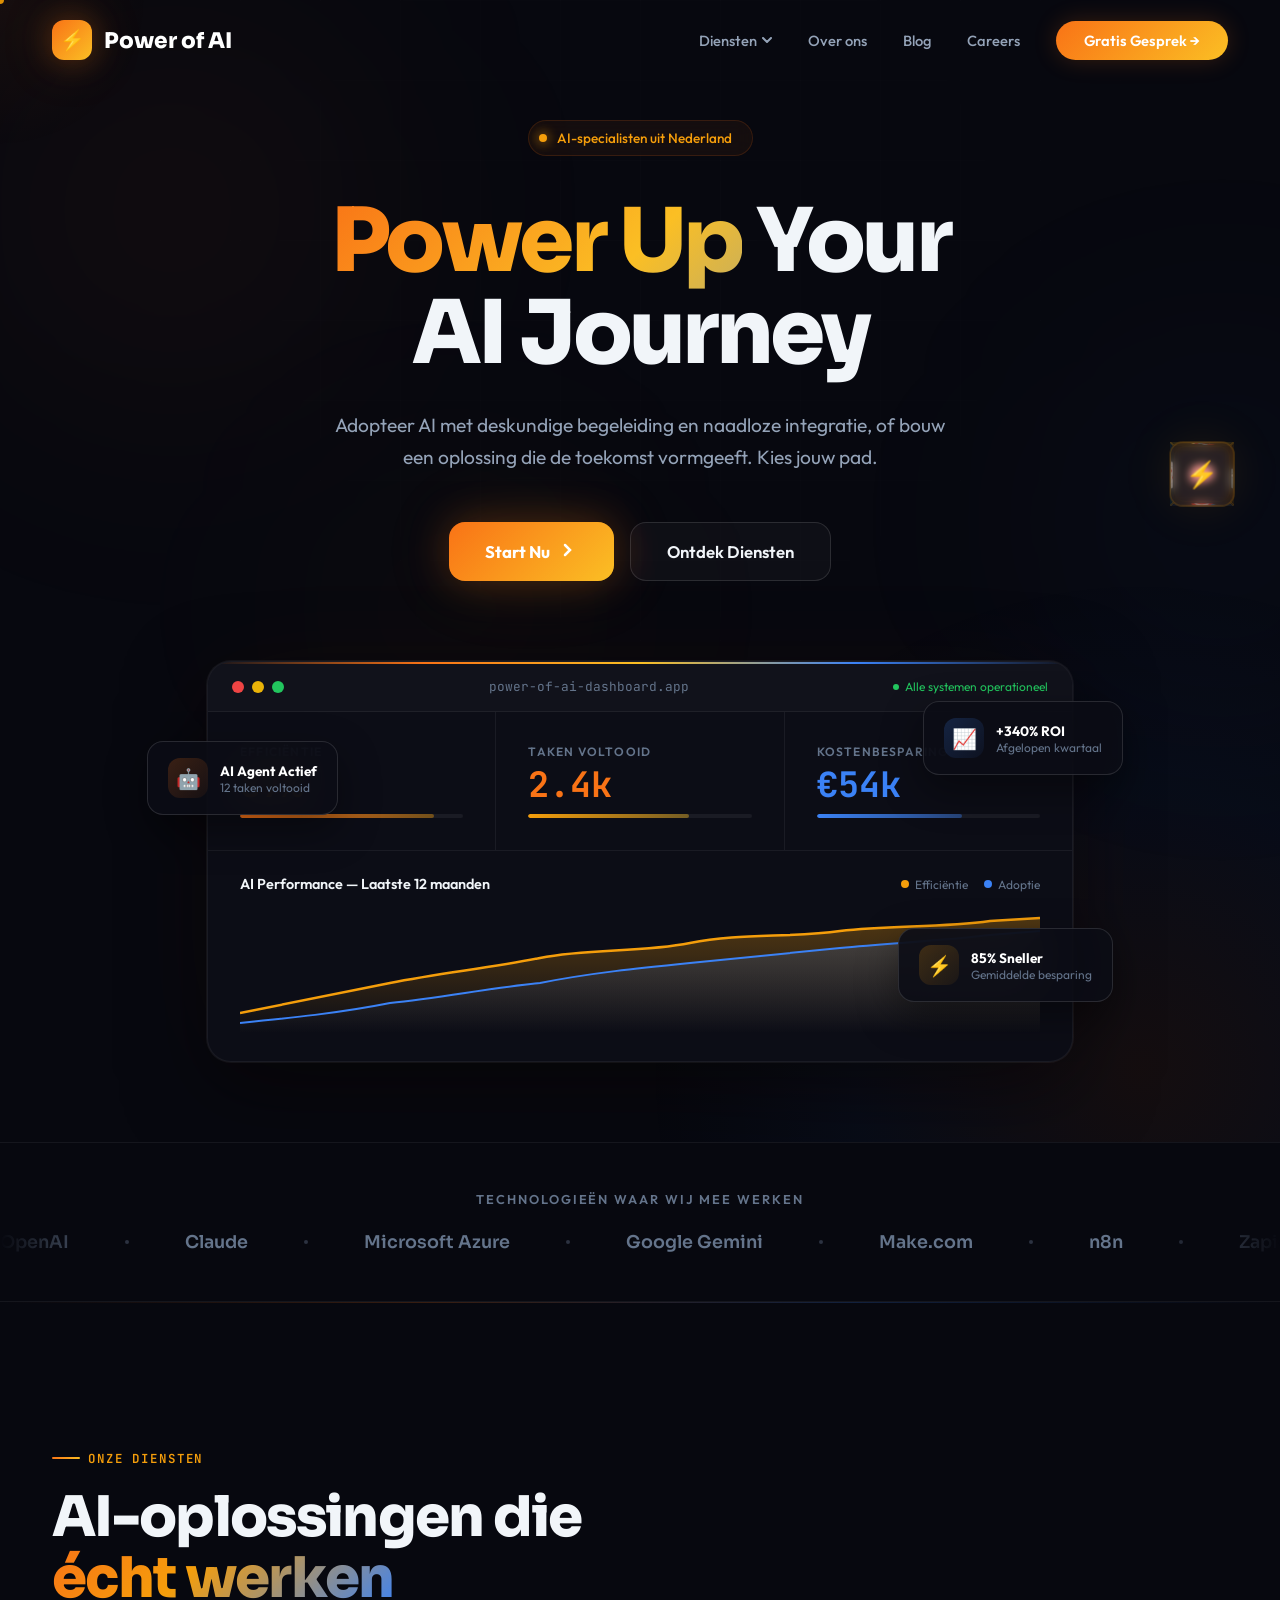
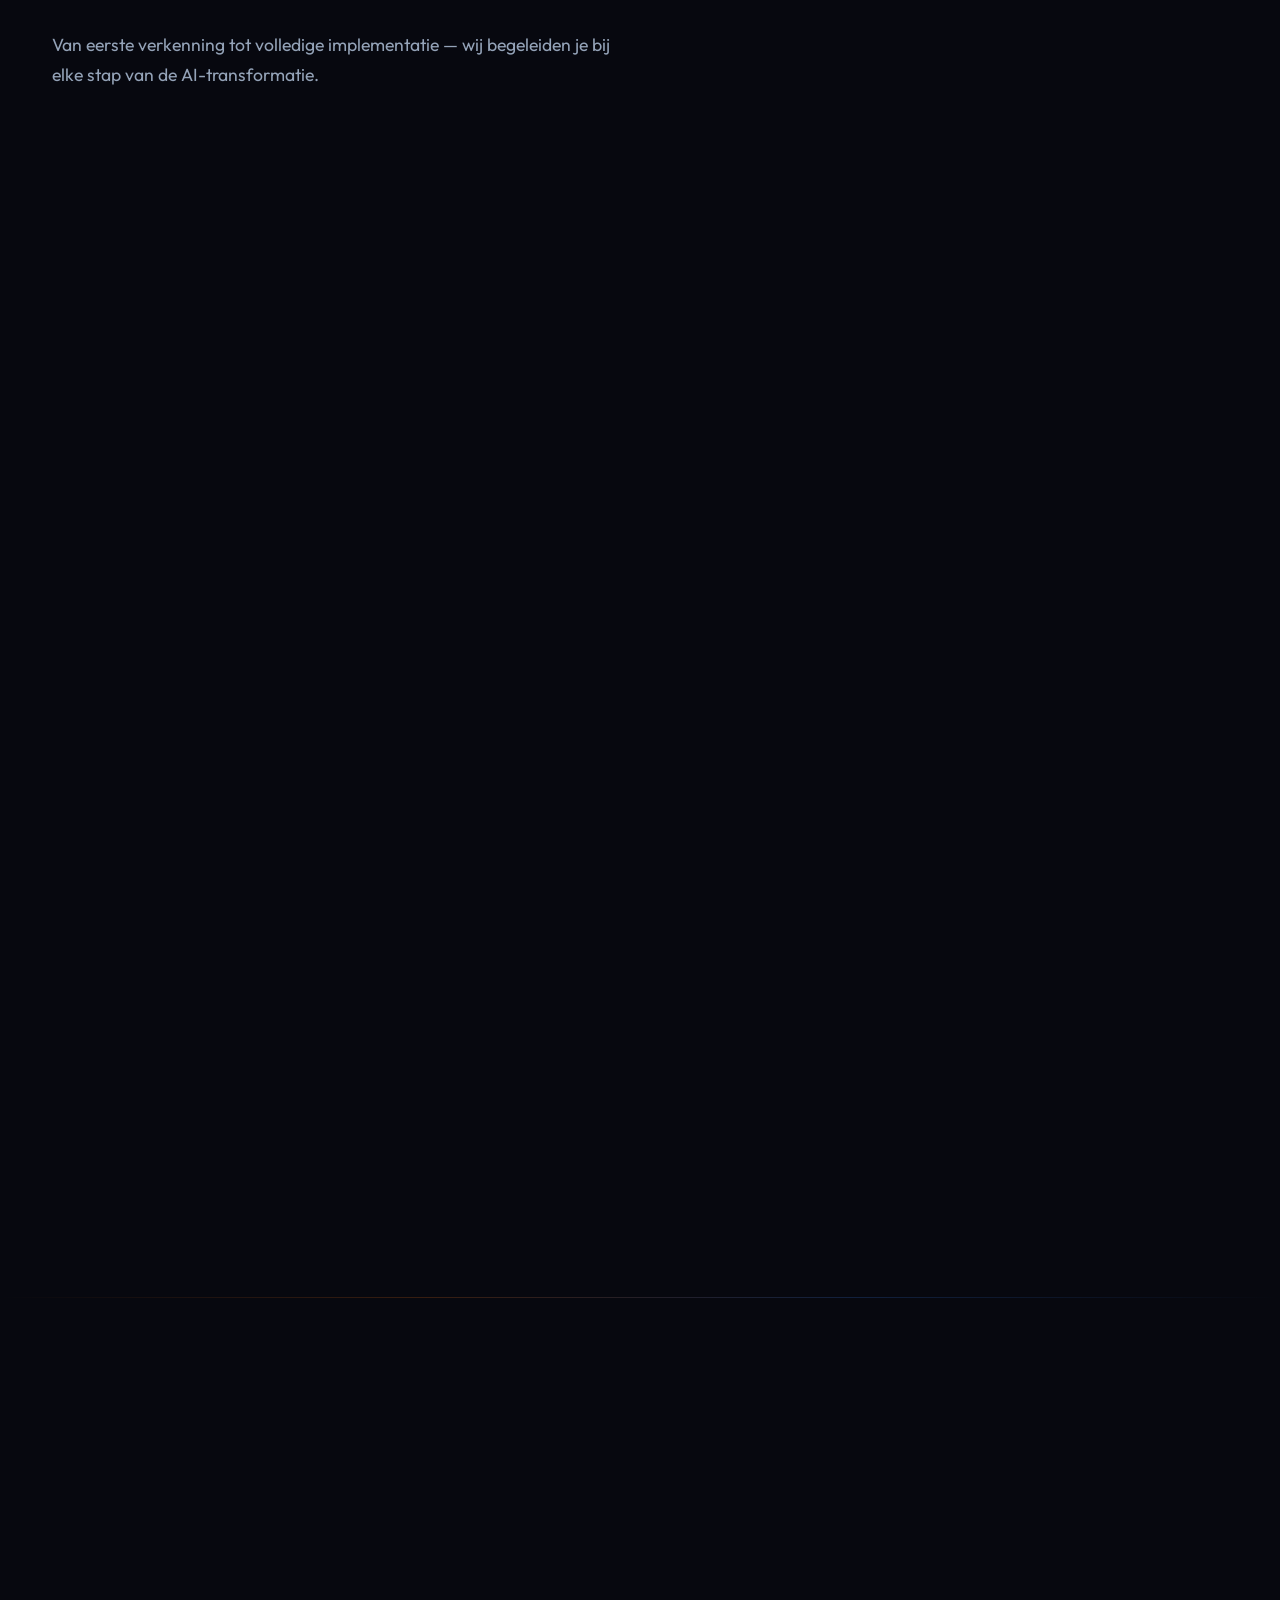
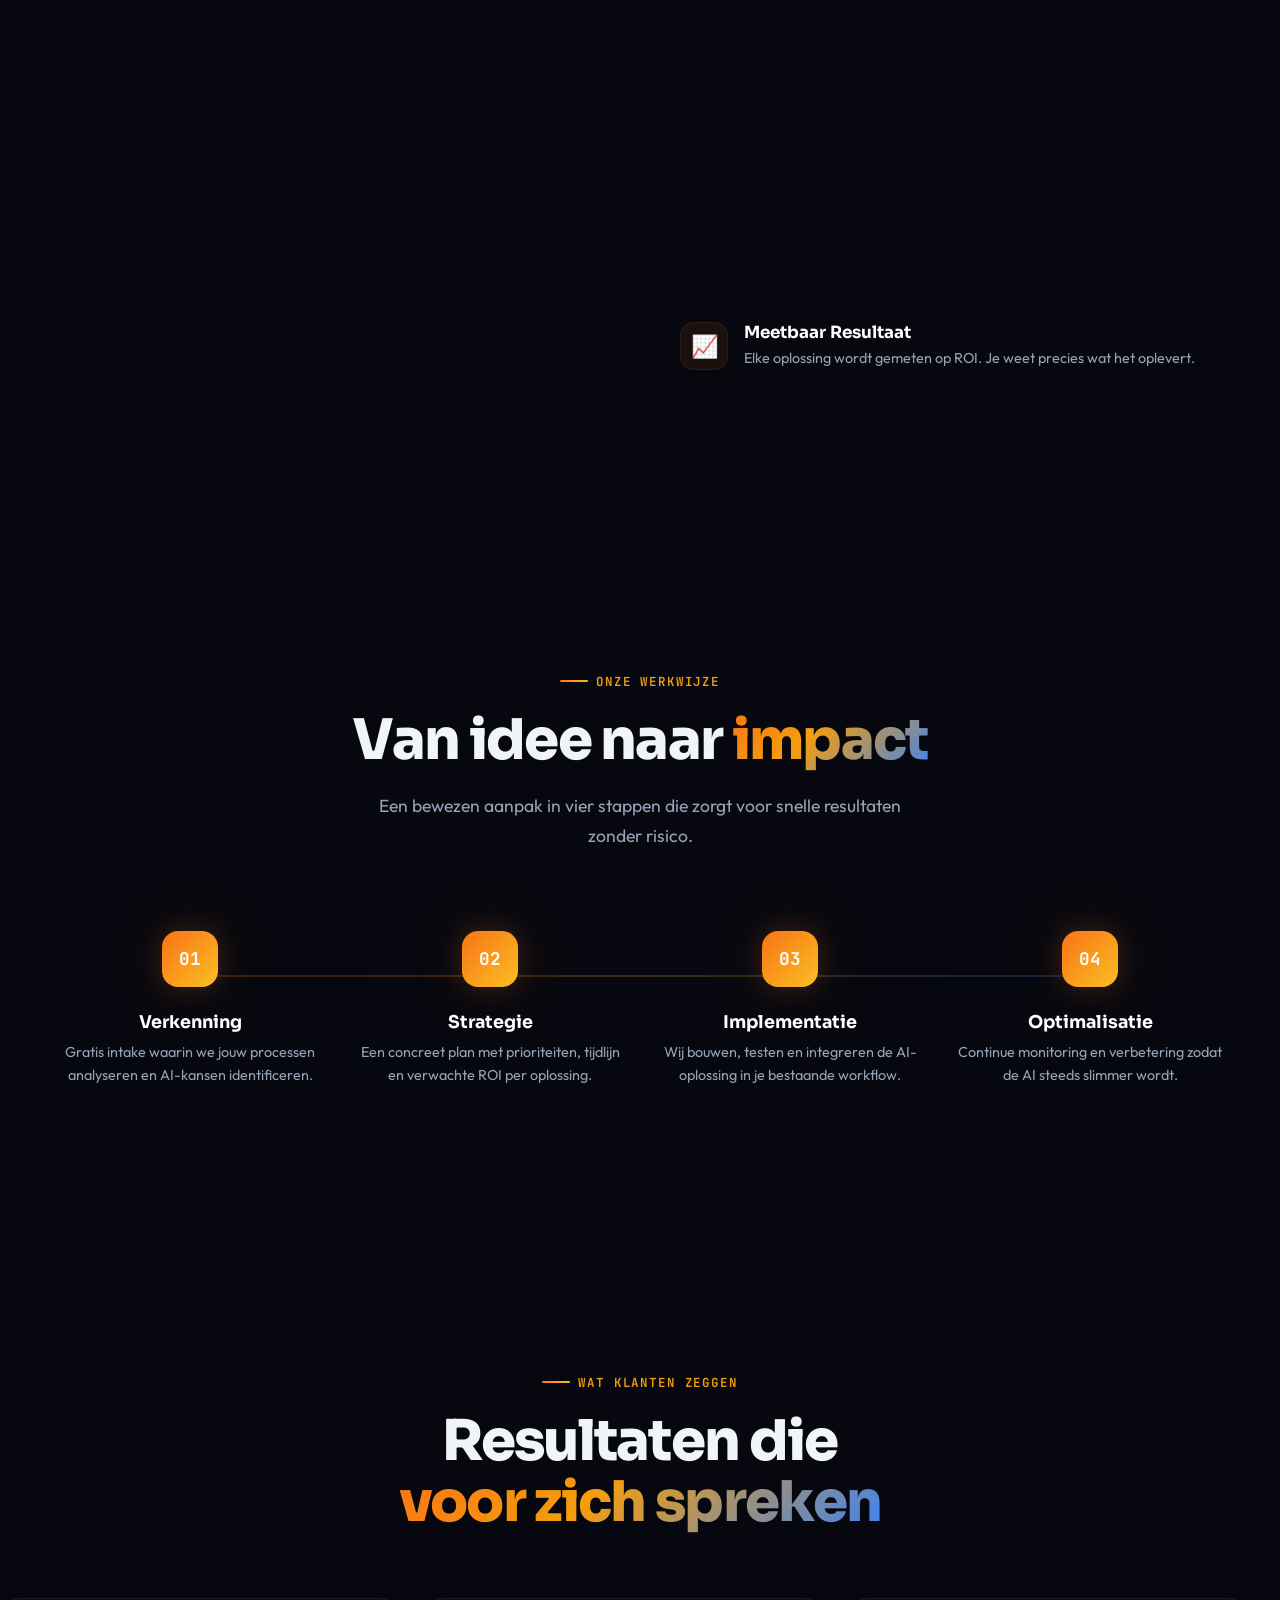
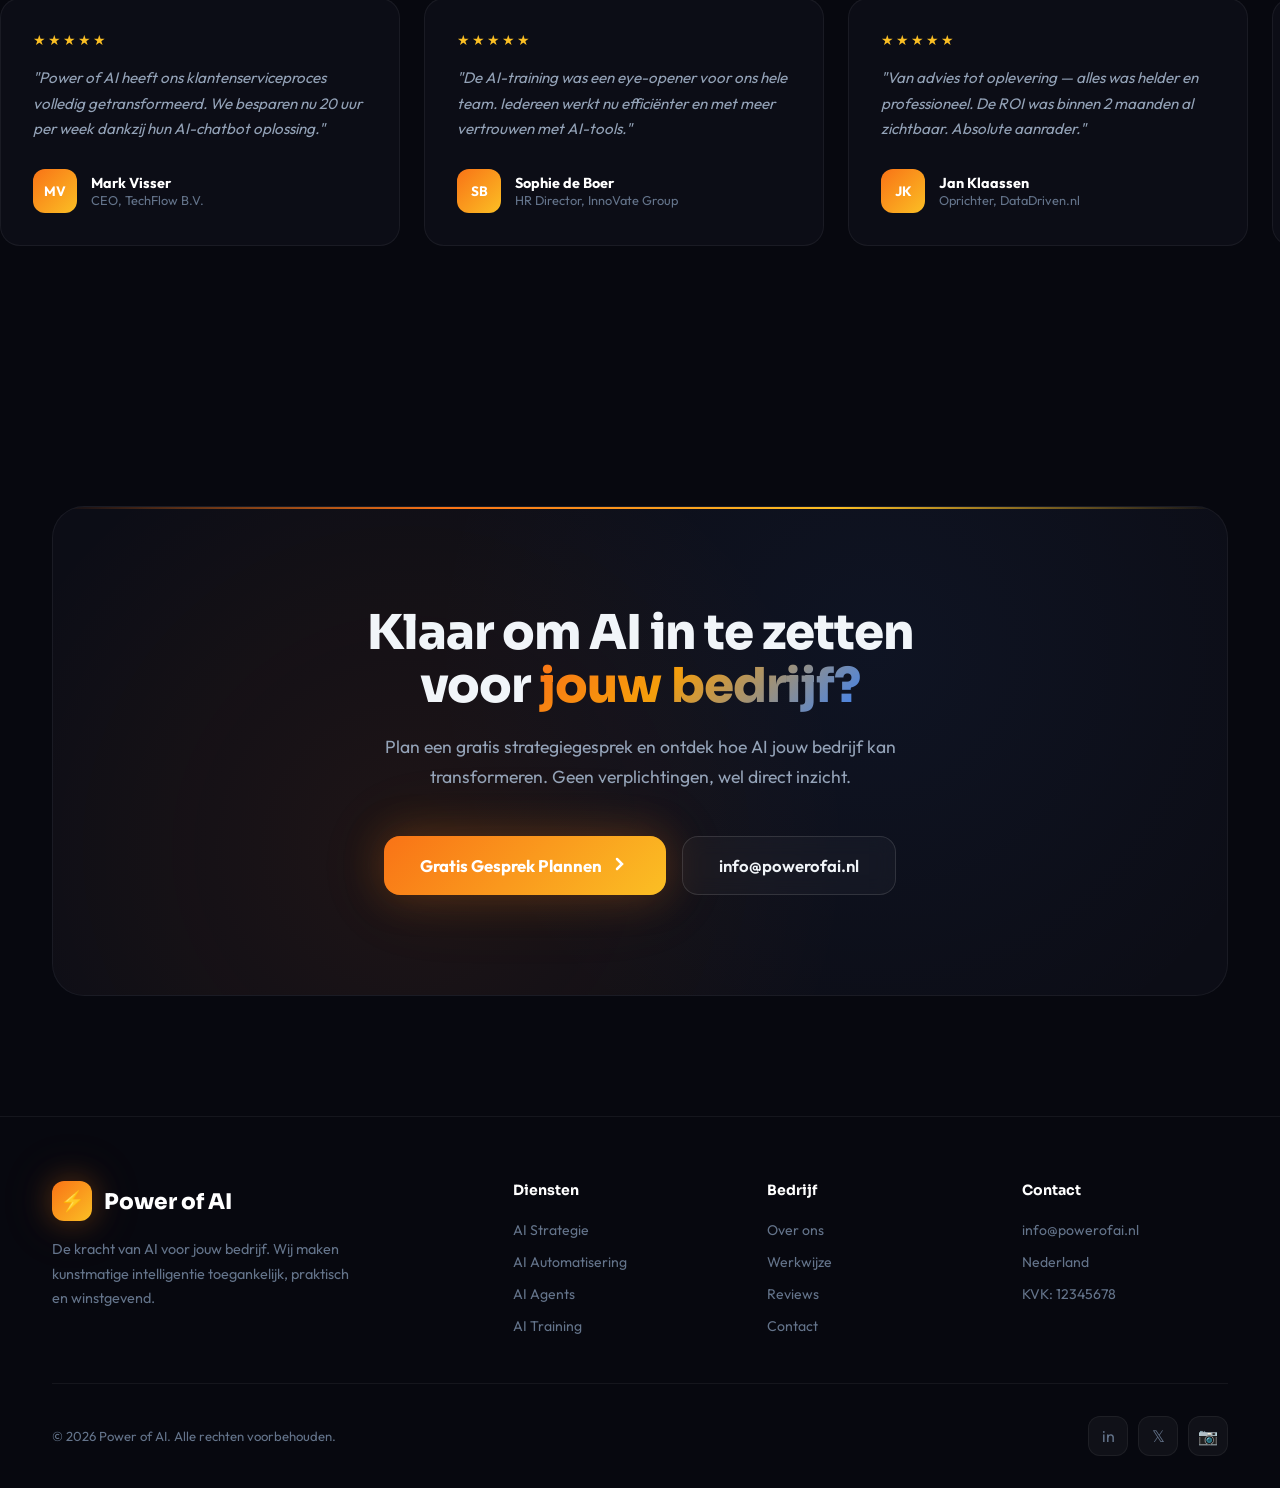
<file: index.html>
<!DOCTYPE html>
<html lang="nl">
<head>
    <meta charset="UTF-8">
    <meta name="viewport" content="width=device-width, initial-scale=1.0">
    <link rel="icon" type="image/svg+xml" href="/favicon.svg">
    <title>Power of AI — De kracht van AI voor jouw bedrijf</title>
    <meta name="description" content="Power of AI helpt Nederlandse bedrijven om AI te implementeren. Van strategie tot automatisering.">
    <link rel="preconnect" href="https://fonts.googleapis.com">
    <link rel="preconnect" href="https://fonts.gstatic.com" crossorigin>
    <link href="https://fonts.googleapis.com/css2?family=Outfit:wght@300;400;500;600;700;800;900&family=Sora:wght@300;400;500;600;700;800&family=JetBrains+Mono:wght@400;500;600;700&display=swap" rel="stylesheet">
    <style>
        :root {
            /* Power of AI — Eigen identiteit: warm amber/orange + electric blue */
            --amber: #F59E0B;
            --amber-bright: #FBBF24;
            --orange: #F97316;
            --orange-deep: #EA580C;
            --blue: #3B82F6;
            --blue-deep: #2563EB;
            --sky: #0EA5E9;
            --bg-dark: #07080F;
            --bg-card: #0C0D16;
            --bg-elevated: #12131F;
            --text-primary: #F1F5F9;
            --text-secondary: #94A3B8;
            --text-muted: #64748B;
            --border: rgba(255,255,255,0.06);
            --border-hover: rgba(255,255,255,0.12);
            --glow-amber: rgba(245,158,11,0.15);
            --glow-blue: rgba(59,130,246,0.15);
            --gradient-main: linear-gradient(135deg, var(--orange), var(--amber-bright));
            --gradient-accent: linear-gradient(135deg, var(--blue), var(--sky));
            --gradient-mix: linear-gradient(135deg, var(--orange) 0%, var(--amber) 40%, var(--blue) 100%);
        }

        * { margin: 0; padding: 0; box-sizing: border-box; }
        html { scroll-behavior: smooth; }

        body {
            font-family: 'Outfit', sans-serif;
            background: var(--bg-dark);
            color: var(--text-primary);
            overflow-x: hidden;
            -webkit-font-smoothing: antialiased;
        }

        ::selection { background: rgba(245,158,11,0.3); color: white; }
        ::-webkit-scrollbar { width: 6px; }
        ::-webkit-scrollbar-track { background: var(--bg-dark); }
        ::-webkit-scrollbar-thumb { background: var(--gradient-main); border-radius: 3px; }

        .container { max-width: 1240px; margin: 0 auto; padding: 0 32px; }

        /* ===== SHOOTING STARS ===== */
        .shooting-stars {
            position: fixed;
            inset: 0;
            z-index: 0;
            pointer-events: none;
            overflow: hidden;
        }

        .shooting-star {
            position: absolute;
            width: 120px;
            height: 1px;
            background: linear-gradient(90deg, rgba(251,191,36,0.8), transparent);
            border-radius: 50%;
            animation: shoot linear infinite;
            opacity: 0;
        }

        .shooting-star::before {
            content: '';
            position: absolute;
            right: 0;
            width: 4px;
            height: 4px;
            border-radius: 50%;
            background: var(--amber-bright);
            box-shadow: 0 0 10px var(--amber), 0 0 30px rgba(251,191,36,0.5);
        }

        .ss-1 { top: 8%; left: -120px; animation-duration: 2.5s; animation-delay: 1s; transform: rotate(-15deg); }
        .ss-2 { top: 22%; left: -120px; animation-duration: 3s; animation-delay: 4s; transform: rotate(-8deg); width: 80px; }
        .ss-3 { top: 45%; left: -120px; animation-duration: 2s; animation-delay: 7s; transform: rotate(-20deg); width: 150px; }
        .ss-4 { top: 65%; left: -120px; animation-duration: 2.8s; animation-delay: 11s; transform: rotate(-12deg); width: 100px; }
        .ss-5 { top: 15%; left: -120px; animation-duration: 2.2s; animation-delay: 15s; transform: rotate(-5deg); width: 90px; }
        .ss-6 { top: 78%; left: -120px; animation-duration: 3.2s; animation-delay: 19s; transform: rotate(-18deg); width: 130px; }
        .ss-7 { top: 35%; left: -120px; animation-duration: 1.8s; animation-delay: 23s; transform: rotate(-10deg); width: 110px; }

        @keyframes shoot {
            0% { transform: translateX(0) rotate(inherit); opacity: 0; }
            5% { opacity: 1; }
            70% { opacity: 1; }
            100% { transform: translateX(calc(100vw + 200px)) rotate(inherit); opacity: 0; }
        }

        /* ===== BG ORBS ===== */
        .bg-effects {
            position: fixed;
            inset: 0;
            z-index: 0;
            pointer-events: none;
        }

        .bg-orb {
            position: absolute;
            border-radius: 50%;
            filter: blur(120px);
        }

        .bg-orb-1 {
            width: 600px; height: 600px;
            background: radial-gradient(circle, rgba(249,115,22,0.07), transparent 70%);
            top: -10%; left: -10%;
            animation: orbDrift 25s ease-in-out infinite;
        }

        .bg-orb-2 {
            width: 500px; height: 500px;
            background: radial-gradient(circle, rgba(59,130,246,0.06), transparent 70%);
            top: 30%; right: -15%;
            animation: orbDrift 30s ease-in-out infinite reverse;
        }

        .bg-orb-3 {
            width: 400px; height: 400px;
            background: radial-gradient(circle, rgba(245,158,11,0.05), transparent 70%);
            bottom: 10%; left: 20%;
            animation: orbDrift 20s ease-in-out infinite 5s;
        }

        @keyframes orbDrift {
            0%, 100% { transform: translate(0, 0) scale(1); }
            25% { transform: translate(60px, -40px) scale(1.1); }
            50% { transform: translate(-40px, 60px) scale(0.95); }
            75% { transform: translate(30px, 30px) scale(1.05); }
        }

        .bg-grid {
            position: fixed;
            inset: 0;
            background-image:
                linear-gradient(rgba(255,255,255,0.012) 1px, transparent 1px),
                linear-gradient(90deg, rgba(255,255,255,0.012) 1px, transparent 1px);
            background-size: 80px 80px;
            z-index: 0;
            pointer-events: none;
            mask-image: radial-gradient(ellipse at 50% 30%, black, transparent 80%);
        }

        /* ===== FLOATING 3D ELEMENT ===== */
        .floating-element {
            position: fixed;
            right: 48px;
            top: 50%;
            transform: translateY(-50%);
            z-index: 50;
            pointer-events: none;
            transition: top 0.1s linear;
        }

        .float-cube-wrapper {
            width: 60px;
            height: 60px;
            perspective: 400px;
            animation: floatBob 5s ease-in-out infinite;
        }

        .float-cube {
            width: 100%;
            height: 100%;
            position: relative;
            transform-style: preserve-3d;
            animation: cubeRotate 12s linear infinite;
        }

        .float-cube-face {
            position: absolute;
            width: 60px;
            height: 60px;
            border-radius: 12px;
            border: 1.5px solid rgba(245,158,11,0.25);
            display: flex;
            align-items: center;
            justify-content: center;
            font-size: 24px;
            backdrop-filter: blur(4px);
        }

        .fcf-front  { background: rgba(249,115,22,0.08); transform: translateZ(30px); }
        .fcf-back   { background: rgba(59,130,246,0.08); transform: rotateY(180deg) translateZ(30px); }
        .fcf-right  { background: rgba(245,158,11,0.08); transform: rotateY(90deg) translateZ(30px); }
        .fcf-left   { background: rgba(14,165,233,0.08); transform: rotateY(-90deg) translateZ(30px); }
        .fcf-top    { background: rgba(251,191,36,0.1); transform: rotateX(90deg) translateZ(30px); }
        .fcf-bottom { background: rgba(59,130,246,0.06); transform: rotateX(-90deg) translateZ(30px); }

        .float-cube-glow {
            position: absolute;
            inset: -20px;
            border-radius: 50%;
            background: radial-gradient(circle, rgba(245,158,11,0.15), transparent 70%);
            filter: blur(20px);
            animation: glowPulse 4s ease-in-out infinite;
        }

        @keyframes cubeRotate {
            0% { transform: rotateX(0deg) rotateY(0deg); }
            100% { transform: rotateX(360deg) rotateY(360deg); }
        }

        @keyframes floatBob {
            0%, 100% { transform: translateY(0); }
            50% { transform: translateY(-20px); }
        }

        @keyframes glowPulse {
            0%, 100% { opacity: 0.5; }
            50% { opacity: 1; }
        }

        /* Trail particles behind cube */
        .float-trail {
            position: absolute;
            width: 4px; height: 4px;
            border-radius: 50%;
            background: var(--amber);
            opacity: 0;
            animation: trailFade 2s ease-out infinite;
        }

        .float-trail:nth-child(1) { bottom: -10px; left: 20px; animation-delay: 0s; }
        .float-trail:nth-child(2) { bottom: -15px; left: 35px; animation-delay: 0.4s; }
        .float-trail:nth-child(3) { bottom: -8px; left: 50px; animation-delay: 0.8s; }

        @keyframes trailFade {
            0% { opacity: 0; transform: translateY(0) scale(1); }
            20% { opacity: 0.6; }
            100% { opacity: 0; transform: translateY(30px) scale(0); }
        }

        /* ===== NAVIGATION ===== */
        .nav {
            position: fixed;
            top: 0; left: 0; right: 0;
            z-index: 100;
            padding: 20px 0;
            transition: all 0.5s cubic-bezier(0.16, 1, 0.3, 1);
        }

        .nav.scrolled {
            padding: 12px 0;
            background: rgba(7,8,15,0.85);
            backdrop-filter: blur(24px) saturate(180%);
            border-bottom: 1px solid var(--border);
        }

        .nav-inner { display: flex; align-items: center; justify-content: space-between; }

        .nav-logo {
            display: flex;
            align-items: center;
            gap: 12px;
            text-decoration: none;
            font-family: 'Sora', sans-serif;
            font-weight: 800;
            font-size: 1.35rem;
            color: white;
        }

        .nav-logo-icon {
            width: 40px; height: 40px;
            border-radius: 12px;
            background: var(--gradient-main);
            display: flex;
            align-items: center;
            justify-content: center;
            font-size: 20px;
            box-shadow: 0 0 30px rgba(249,115,22,0.3), 0 0 60px rgba(245,158,11,0.15);
            animation: logoPulse 4s ease-in-out infinite;
        }

        @keyframes logoPulse {
            0%, 100% { box-shadow: 0 0 30px rgba(249,115,22,0.3), 0 0 60px rgba(245,158,11,0.15); }
            50% { box-shadow: 0 0 40px rgba(249,115,22,0.4), 0 0 80px rgba(245,158,11,0.25); }
        }

        .nav-links {
            display: flex;
            align-items: center;
            gap: 36px;
            list-style: none;
        }

        .nav-links a {
            text-decoration: none;
            color: var(--text-secondary);
            font-weight: 500;
            font-size: 0.92rem;
            transition: all 0.3s;
        }

        .nav-links a:hover { color: white; }

        .nav-cta {
            padding: 10px 28px !important;
            background: var(--gradient-main) !important;
            color: white !important;
            border-radius: 50px;
            font-weight: 600 !important;
            transition: all 0.4s cubic-bezier(0.16, 1, 0.3, 1) !important;
            box-shadow: 0 0 25px rgba(249,115,22,0.2);
        }

        .nav-cta:hover {
            transform: translateY(-2px) !important;
            box-shadow: 0 0 40px rgba(249,115,22,0.35) !important;
        }

        /* Nav dropdown */
        .nav-dropdown { position: relative; }
        .nav-dropdown-toggle { display: flex; align-items: center; gap: 5px; }
        .nav-dropdown-toggle svg { transition: transform 0.3s; }
        .nav-dropdown:hover .nav-dropdown-toggle svg { transform: rotate(180deg); }

        .nav-dropdown-menu {
            position: absolute;
            top: calc(100% + 12px);
            left: 50%;
            transform: translateX(-50%) translateY(8px);
            min-width: 240px;
            background: rgba(12,13,22,0.95);
            backdrop-filter: blur(24px);
            border: 1px solid var(--border-hover);
            border-radius: 16px;
            padding: 8px;
            opacity: 0;
            visibility: hidden;
            transition: all 0.3s cubic-bezier(0.16, 1, 0.3, 1);
            box-shadow: 0 20px 60px rgba(0,0,0,0.5);
            z-index: 200;
        }

        .nav-dropdown-menu::before {
            content: '';
            position: absolute;
            top: -12px; left: 0; right: 0; height: 12px;
        }

        .nav-dropdown-menu::after {
            content: '';
            position: absolute;
            top: 0; left: 0; right: 0;
            height: 2px;
            background: var(--gradient-main);
            border-radius: 16px 16px 0 0;
        }

        .nav-dropdown:hover .nav-dropdown-menu {
            opacity: 1;
            visibility: visible;
            transform: translateX(-50%) translateY(0);
        }

        .nav-dropdown-menu a {
            display: block;
            padding: 12px 16px;
            color: var(--text-secondary) !important;
            font-size: 0.9rem;
            font-weight: 500;
            border-radius: 10px;
            transition: all 0.2s;
            white-space: nowrap;
        }

        .nav-dropdown-menu a:hover {
            background: rgba(249,115,22,0.08);
            color: var(--amber) !important;
            padding-left: 20px;
        }

        .nav-dropdown-menu a::after { display: none !important; }

        .mobile-toggle {
            display: none;
            flex-direction: column;
            gap: 5px;
            background: none;
            border: none;
            cursor: pointer;
            padding: 8px;
        }

        .mobile-toggle span { width: 24px; height: 2px; background: white; border-radius: 2px; transition: all 0.3s; }

        /* ===== HERO ===== */
        .hero {
            min-height: 100vh;
            display: flex;
            align-items: center;
            position: relative;
            z-index: 1;
            padding: 120px 0 80px;
            overflow: hidden;
        }

        .hero-glow {
            position: absolute;
            top: 50%; left: 50%;
            transform: translate(-50%, -50%);
            width: 1000px; height: 1000px;
            background: radial-gradient(circle, rgba(249,115,22,0.06) 0%, rgba(59,130,246,0.04) 40%, transparent 70%);
            pointer-events: none;
        }

        .hero-content {
            position: relative;
            z-index: 2;
            text-align: center;
            max-width: 900px;
            margin: 0 auto;
        }

        .hero-badge {
            display: inline-flex;
            align-items: center;
            gap: 10px;
            padding: 8px 20px 8px 10px;
            background: rgba(249,115,22,0.06);
            border: 1px solid rgba(249,115,22,0.15);
            border-radius: 50px;
            font-size: 0.85rem;
            color: var(--amber);
            font-weight: 500;
            margin-bottom: 40px;
            animation: fadeUp 1s cubic-bezier(0.16, 1, 0.3, 1) both;
            backdrop-filter: blur(10px);
        }

        .hero-badge-pulse {
            width: 8px; height: 8px;
            background: var(--amber);
            border-radius: 50%;
            box-shadow: 0 0 12px var(--amber);
            animation: pulse 2s ease-in-out infinite;
        }

        @keyframes pulse {
            0%, 100% { opacity: 1; box-shadow: 0 0 12px var(--amber); }
            50% { opacity: 0.5; box-shadow: 0 0 24px var(--amber); }
        }

        .hero-title {
            font-family: 'Sora', sans-serif;
            font-size: clamp(3rem, 7vw, 5.5rem);
            font-weight: 800;
            line-height: 1.05;
            letter-spacing: -0.04em;
            margin-bottom: 28px;
            animation: fadeUp 1s cubic-bezier(0.16, 1, 0.3, 1) 0.1s both;
        }

        .hero-title-gradient {
            background: linear-gradient(135deg, var(--orange) 0%, var(--amber-bright) 40%, var(--blue) 100%);
            -webkit-background-clip: text;
            -webkit-text-fill-color: transparent;
            background-clip: text;
            background-size: 200% auto;
            animation: fadeUp 1s cubic-bezier(0.16, 1, 0.3, 1) 0.1s both, shimmer 6s linear infinite;
        }

        @keyframes shimmer {
            0% { background-position: 0% center; }
            100% { background-position: 200% center; }
        }

        .hero-desc {
            font-size: 1.2rem;
            color: var(--text-secondary);
            line-height: 1.7;
            max-width: 640px;
            margin: 0 auto 48px;
            animation: fadeUp 1s cubic-bezier(0.16, 1, 0.3, 1) 0.2s both;
        }

        .hero-buttons {
            display: flex;
            gap: 16px;
            justify-content: center;
            flex-wrap: wrap;
            animation: fadeUp 1s cubic-bezier(0.16, 1, 0.3, 1) 0.3s both;
        }

        .btn-glow {
            display: inline-flex;
            align-items: center;
            gap: 10px;
            padding: 18px 36px;
            background: var(--gradient-main);
            color: white;
            border: none;
            border-radius: 16px;
            font-family: 'Outfit', sans-serif;
            font-weight: 700;
            font-size: 1.05rem;
            cursor: pointer;
            text-decoration: none;
            position: relative;
            overflow: hidden;
            transition: all 0.4s cubic-bezier(0.16, 1, 0.3, 1);
            box-shadow: 0 0 40px rgba(249,115,22,0.25), 0 0 80px rgba(245,158,11,0.1);
        }

        .btn-glow::before {
            content: '';
            position: absolute;
            inset: -2px;
            background: linear-gradient(135deg, var(--orange), var(--amber-bright), var(--orange));
            background-size: 300% 300%;
            border-radius: 18px;
            z-index: -1;
            animation: borderShift 4s linear infinite;
            filter: blur(8px);
            opacity: 0.5;
        }

        @keyframes borderShift {
            0% { background-position: 0% 50%; }
            50% { background-position: 100% 50%; }
            100% { background-position: 0% 50%; }
        }

        .btn-glow:hover {
            transform: translateY(-3px) scale(1.02);
            box-shadow: 0 0 60px rgba(249,115,22,0.35), 0 0 120px rgba(245,158,11,0.15);
        }

        .btn-ghost {
            display: inline-flex;
            align-items: center;
            gap: 10px;
            padding: 18px 36px;
            background: rgba(255,255,255,0.03);
            color: var(--text-primary);
            border: 1px solid var(--border-hover);
            border-radius: 16px;
            font-family: 'Outfit', sans-serif;
            font-weight: 600;
            font-size: 1.05rem;
            cursor: pointer;
            text-decoration: none;
            transition: all 0.4s cubic-bezier(0.16, 1, 0.3, 1);
            backdrop-filter: blur(10px);
        }

        .btn-ghost:hover {
            background: rgba(255,255,255,0.06);
            border-color: rgba(249,115,22,0.3);
            transform: translateY(-3px);
            box-shadow: 0 0 30px rgba(249,115,22,0.1);
        }

        /* Hero dashboard */
        .hero-visual {
            margin-top: 80px;
            position: relative;
            animation: fadeUp 1.2s cubic-bezier(0.16, 1, 0.3, 1) 0.5s both;
        }

        .hero-dashboard {
            background: var(--bg-card);
            border: 1px solid var(--border);
            border-radius: 24px;
            overflow: hidden;
            position: relative;
            box-shadow: 0 0 0 1px rgba(255,255,255,0.05), 0 25px 80px rgba(0,0,0,0.5), 0 0 120px rgba(249,115,22,0.04);
        }

        .hero-dashboard::before {
            content: '';
            position: absolute;
            top: 0; left: 0; right: 0;
            height: 2px;
            background: linear-gradient(90deg, transparent, var(--orange), var(--amber-bright), var(--blue), transparent);
        }

        .dash-topbar {
            display: flex;
            align-items: center;
            justify-content: space-between;
            padding: 16px 24px;
            border-bottom: 1px solid var(--border);
            background: rgba(255,255,255,0.02);
        }

        .dash-dots { display: flex; gap: 8px; }
        .dash-dot { width: 12px; height: 12px; border-radius: 50%; }
        .dash-dot-red { background: #ef4444; }
        .dash-dot-yellow { background: #eab308; }
        .dash-dot-green { background: #22c55e; }

        .dash-title {
            font-family: 'JetBrains Mono', monospace;
            font-size: 0.8rem;
            color: var(--text-muted);
        }

        .dash-status { display: flex; align-items: center; gap: 6px; font-size: 0.75rem; color: #22c55e; }
        .dash-status-dot { width: 6px; height: 6px; background: #22c55e; border-radius: 50%; animation: pulse 2s infinite; }

        .dash-body {
            display: grid;
            grid-template-columns: 1fr 1fr 1fr;
            gap: 1px;
            background: var(--border);
        }

        .dash-panel { background: var(--bg-card); padding: 32px; }
        .dash-label {
            font-size: 0.75rem;
            color: var(--text-muted);
            text-transform: uppercase;
            letter-spacing: 0.1em;
            margin-bottom: 8px;
            font-weight: 600;
        }

        .dash-value {
            font-family: 'JetBrains Mono', monospace;
            font-size: 2.2rem;
            font-weight: 700;
            line-height: 1;
            margin-bottom: 12px;
        }

        .dash-value-amber { color: var(--amber); }
        .dash-value-orange { color: var(--orange); }
        .dash-value-blue { color: var(--blue); }

        .dash-bar-track { height: 4px; background: rgba(255,255,255,0.06); border-radius: 2px; overflow: hidden; }
        .dash-bar-fill { height: 100%; border-radius: 2px; animation: barGrow 2s cubic-bezier(0.16, 1, 0.3, 1) 1s both; }
        @keyframes barGrow { from { width: 0 !important; } }

        .dash-bar-amber { background: linear-gradient(90deg, var(--orange), rgba(245,158,11,0.4)); }
        .dash-bar-orange { background: linear-gradient(90deg, var(--amber), rgba(251,191,36,0.4)); }
        .dash-bar-blue { background: linear-gradient(90deg, var(--blue), rgba(59,130,246,0.4)); }

        .dash-chart {
            background: var(--bg-card);
            padding: 24px 32px;
            grid-column: 1 / -1;
        }

        .dash-chart-header { display: flex; justify-content: space-between; align-items: center; margin-bottom: 20px; }
        .dash-chart-title { font-weight: 600; font-size: 0.9rem; }
        .dash-chart-legend { display: flex; gap: 16px; font-size: 0.75rem; color: var(--text-muted); }
        .dash-chart-legend span { display: flex; align-items: center; gap: 6px; }
        .legend-dot { width: 8px; height: 8px; border-radius: 50%; }
        .svg-chart { width: 100%; height: 120px; }

        /* Floating cards around dashboard */
        .hero-float-card {
            position: absolute;
            background: rgba(12,13,22,0.9);
            backdrop-filter: blur(20px);
            border: 1px solid var(--border-hover);
            border-radius: 16px;
            padding: 16px 20px;
            display: flex;
            align-items: center;
            gap: 12px;
            box-shadow: 0 15px 40px rgba(0,0,0,0.4);
            animation: float 6s ease-in-out infinite;
            z-index: 5;
        }

        .hero-float-card-icon {
            width: 40px; height: 40px;
            border-radius: 12px;
            display: flex;
            align-items: center;
            justify-content: center;
            font-size: 20px;
            flex-shrink: 0;
        }

        .hero-float-card .fc-title { font-weight: 700; font-size: 0.85rem; color: white; }
        .hero-float-card .fc-sub { font-size: 0.75rem; color: var(--text-muted); }

        .hfc-1 { top: 20%; left: -60px; animation-delay: 0s; }
        .hfc-1 .hero-float-card-icon { background: linear-gradient(135deg, rgba(249,115,22,0.2), rgba(249,115,22,0.05)); }
        .hfc-2 { top: 10%; right: -50px; animation-delay: -2s; }
        .hfc-2 .hero-float-card-icon { background: linear-gradient(135deg, rgba(59,130,246,0.2), rgba(59,130,246,0.05)); }
        .hfc-3 { bottom: 15%; right: -40px; animation-delay: -4s; }
        .hfc-3 .hero-float-card-icon { background: linear-gradient(135deg, rgba(245,158,11,0.2), rgba(245,158,11,0.05)); }

        @keyframes float {
            0%, 100% { transform: translateY(0); }
            50% { transform: translateY(-15px); }
        }

        @keyframes fadeUp {
            from { opacity: 0; transform: translateY(40px); }
            to { opacity: 1; transform: translateY(0); }
        }

        /* ===== MARQUEE ===== */
        .marquee {
            padding: 48px 0;
            border-top: 1px solid var(--border);
            border-bottom: 1px solid var(--border);
            position: relative;
            z-index: 1;
            overflow: hidden;
        }

        .marquee-label {
            text-align: center;
            font-size: 0.8rem;
            font-weight: 600;
            color: var(--text-muted);
            text-transform: uppercase;
            letter-spacing: 0.15em;
            margin-bottom: 24px;
        }

        .marquee-track {
            display: flex;
            overflow: hidden;
            mask-image: linear-gradient(90deg, transparent, black 10%, black 90%, transparent);
        }

        .marquee-inner {
            display: flex;
            gap: 56px;
            align-items: center;
            animation: scroll 25s linear infinite;
        }

        .marquee-inner:hover { animation-play-state: paused; }

        .marquee-item {
            font-family: 'Sora', sans-serif;
            font-size: 1.1rem;
            font-weight: 600;
            color: var(--text-muted);
            white-space: nowrap;
            flex-shrink: 0;
            transition: color 0.3s;
            display: flex;
            align-items: center;
            gap: 8px;
        }

        .marquee-item:hover { color: var(--text-secondary); }
        .marquee-sep { width: 4px; height: 4px; background: var(--text-muted); border-radius: 50%; opacity: 0.4; flex-shrink: 0; }

        @keyframes scroll {
            from { transform: translateX(0); }
            to { transform: translateX(-50%); }
        }

        /* ===== SECTION HEADERS ===== */
        .section-tag {
            display: inline-flex;
            align-items: center;
            gap: 8px;
            font-family: 'JetBrains Mono', monospace;
            font-size: 0.78rem;
            font-weight: 600;
            color: var(--amber);
            text-transform: uppercase;
            letter-spacing: 0.15em;
            margin-bottom: 20px;
        }

        .section-tag-line {
            width: 28px; height: 2px;
            background: var(--gradient-main);
            border-radius: 1px;
        }

        .section-heading {
            font-family: 'Sora', sans-serif;
            font-size: clamp(2.2rem, 4.5vw, 3.5rem);
            font-weight: 800;
            line-height: 1.1;
            letter-spacing: -0.03em;
            margin-bottom: 20px;
        }

        .gradient-text {
            background: var(--gradient-mix);
            -webkit-background-clip: text;
            -webkit-text-fill-color: transparent;
            background-clip: text;
        }

        .section-desc {
            font-size: 1.1rem;
            color: var(--text-secondary);
            line-height: 1.7;
            max-width: 560px;
        }

        /* ===== SERVICES ===== */
        .services { padding: 140px 0; position: relative; z-index: 1; }
        .services-header { margin-bottom: 64px; }

        .services-grid {
            display: grid;
            grid-template-columns: repeat(3, 1fr);
            gap: 20px;
        }

        .service-card {
            background: var(--bg-card);
            border: 1px solid var(--border);
            border-radius: 20px;
            padding: 36px;
            position: relative;
            overflow: hidden;
            transition: all 0.5s cubic-bezier(0.16, 1, 0.3, 1);
            cursor: default;
        }

        .service-card::before {
            content: '';
            position: absolute;
            inset: 0;
            background: radial-gradient(circle at 50% 0%, var(--glow-amber), transparent 60%);
            opacity: 0;
            transition: opacity 0.5s;
        }

        .service-card::after {
            content: '';
            position: absolute;
            top: 0; left: 0; right: 0;
            height: 2px;
            background: var(--gradient-main);
            transform: scaleX(0);
            transform-origin: left;
            transition: transform 0.5s cubic-bezier(0.16, 1, 0.3, 1);
        }

        .service-card:hover {
            transform: translateY(-8px);
            border-color: rgba(249,115,22,0.15);
            box-shadow: 0 25px 60px rgba(0,0,0,0.3), 0 0 40px rgba(249,115,22,0.05);
        }

        .service-card:hover::before { opacity: 1; }
        .service-card:hover::after { transform: scaleX(1); }
        .service-card:hover .svc-icon { box-shadow: 0 0 30px rgba(249,115,22,0.2); transform: scale(1.05); }

        .svc-icon {
            width: 56px; height: 56px;
            border-radius: 16px;
            display: flex;
            align-items: center;
            justify-content: center;
            font-size: 26px;
            margin-bottom: 24px;
            position: relative;
            z-index: 1;
            transition: all 0.4s;
            background: linear-gradient(135deg, rgba(249,115,22,0.1), rgba(59,130,246,0.1));
            border: 1px solid rgba(249,115,22,0.1);
        }

        .svc-title {
            font-family: 'Sora', sans-serif;
            font-weight: 700;
            font-size: 1.15rem;
            color: white;
            margin-bottom: 12px;
            position: relative;
            z-index: 1;
        }

        .svc-desc {
            font-size: 0.92rem;
            color: var(--text-secondary);
            line-height: 1.7;
            margin-bottom: 24px;
            position: relative;
            z-index: 1;
        }

        .svc-link {
            display: inline-flex;
            align-items: center;
            gap: 6px;
            font-weight: 600;
            font-size: 0.88rem;
            color: var(--amber);
            text-decoration: none;
            position: relative;
            z-index: 1;
            transition: gap 0.3s;
        }

        .svc-link:hover { gap: 12px; }

        /* ===== STATS ===== */
        .stats { padding: 80px 0; position: relative; z-index: 1; }

        .stats-inner {
            background: linear-gradient(135deg, rgba(249,115,22,0.04), rgba(59,130,246,0.04));
            border: 1px solid var(--border);
            border-radius: 24px;
            padding: 64px 48px;
            display: grid;
            grid-template-columns: repeat(4, 1fr);
            gap: 32px;
            position: relative;
            overflow: hidden;
        }

        .stats-inner::before {
            content: '';
            position: absolute;
            top: 0; left: 0; right: 0;
            height: 2px;
            background: linear-gradient(90deg, transparent, var(--orange), var(--amber-bright), transparent);
        }

        .stat { text-align: center; position: relative; }

        .stat:not(:last-child)::after {
            content: '';
            position: absolute;
            top: 10%; right: 0;
            height: 80%;
            width: 1px;
            background: var(--border);
        }

        .stat-num {
            font-family: 'JetBrains Mono', monospace;
            font-size: clamp(2.5rem, 4vw, 3.2rem);
            font-weight: 700;
            line-height: 1;
            margin-bottom: 8px;
            background: var(--gradient-mix);
            -webkit-background-clip: text;
            -webkit-text-fill-color: transparent;
            background-clip: text;
        }

        .stat-text { font-size: 0.9rem; color: var(--text-secondary); font-weight: 500; }

        /* ===== ABOUT ===== */
        .about { padding: 140px 0; position: relative; z-index: 1; }

        .about-grid {
            display: grid;
            grid-template-columns: 1fr 1fr;
            gap: 80px;
            align-items: center;
        }

        .about-3d-card {
            background: var(--bg-card);
            border: 1px solid var(--border);
            border-radius: 24px;
            padding: 48px;
            position: relative;
            overflow: hidden;
            transform: perspective(800px) rotateY(-5deg) rotateX(3deg);
            transition: transform 0.6s cubic-bezier(0.16, 1, 0.3, 1);
        }

        .about-3d-card:hover { transform: perspective(800px) rotateY(0deg) rotateX(0deg); }

        .about-3d-card::before {
            content: '';
            position: absolute;
            inset: -1px;
            border-radius: 25px;
            background: linear-gradient(135deg, rgba(249,115,22,0.2), transparent, rgba(59,130,246,0.2));
            z-index: -1;
        }

        .about-icon-grid { display: grid; grid-template-columns: repeat(3, 1fr); gap: 16px; }

        .about-icon-cell {
            aspect-ratio: 1;
            border-radius: 16px;
            display: flex;
            align-items: center;
            justify-content: center;
            font-size: 32px;
            background: rgba(255,255,255,0.03);
            border: 1px solid var(--border);
            transition: all 0.4s cubic-bezier(0.16, 1, 0.3, 1);
        }

        .about-icon-cell:hover {
            transform: scale(1.1) rotate(-3deg);
            border-color: rgba(249,115,22,0.2);
            background: rgba(249,115,22,0.05);
            box-shadow: 0 0 30px rgba(249,115,22,0.1);
        }

        .about-icon-cell.center-cell {
            background: var(--gradient-main);
            border: none;
            box-shadow: 0 0 40px rgba(249,115,22,0.2);
        }

        .about-features { display: flex; flex-direction: column; gap: 28px; margin-top: 40px; }
        .about-feat { display: flex; gap: 16px; align-items: flex-start; }

        .about-feat-icon {
            width: 48px; height: 48px;
            border-radius: 14px;
            background: rgba(249,115,22,0.08);
            border: 1px solid rgba(249,115,22,0.1);
            display: flex;
            align-items: center;
            justify-content: center;
            font-size: 22px;
            flex-shrink: 0;
            transition: all 0.3s;
        }

        .about-feat:hover .about-feat-icon { background: rgba(249,115,22,0.15); box-shadow: 0 0 20px rgba(249,115,22,0.1); }
        .about-feat-title { font-family: 'Sora', sans-serif; font-weight: 700; color: white; font-size: 1.05rem; margin-bottom: 4px; }
        .about-feat-desc { font-size: 0.9rem; color: var(--text-secondary); line-height: 1.6; }

        /* ===== PROCESS ===== */
        .process { padding: 140px 0; position: relative; z-index: 1; }
        .process-header { text-align: center; margin-bottom: 80px; }
        .process-header .section-desc { margin: 0 auto; }

        .process-timeline {
            display: grid;
            grid-template-columns: repeat(4, 1fr);
            gap: 24px;
            position: relative;
        }

        .process-timeline::before {
            content: '';
            position: absolute;
            top: 44px;
            left: 12.5%;
            right: 12.5%;
            height: 2px;
            background: linear-gradient(90deg, var(--orange), var(--amber-bright), var(--blue));
            opacity: 0.2;
        }

        .process-step { text-align: center; }

        .process-num {
            width: 56px; height: 56px;
            margin: 0 auto 24px;
            border-radius: 16px;
            display: flex;
            align-items: center;
            justify-content: center;
            font-family: 'JetBrains Mono', monospace;
            font-weight: 700;
            font-size: 1.1rem;
            position: relative;
            z-index: 2;
            color: white;
            background: var(--gradient-main);
            box-shadow: 0 0 30px rgba(249,115,22,0.2), 0 0 60px rgba(245,158,11,0.1);
        }

        .process-step-title { font-family: 'Sora', sans-serif; font-weight: 700; font-size: 1.1rem; color: white; margin-bottom: 8px; }
        .process-step-desc { font-size: 0.9rem; color: var(--text-secondary); line-height: 1.6; }

        /* ===== TESTIMONIALS ===== */
        .testimonials { padding: 140px 0; position: relative; z-index: 1; overflow: hidden; }
        .testimonials-header { text-align: center; margin-bottom: 64px; }
        .testimonials-header .section-desc { margin: 0 auto; }

        .testimonials-marquee { display: flex; gap: 24px; animation: scrollCards 35s linear infinite; }
        .testimonials-marquee:hover { animation-play-state: paused; }

        @keyframes scrollCards {
            from { transform: translateX(0); }
            to { transform: translateX(-50%); }
        }

        .testi-card {
            flex-shrink: 0;
            width: 400px;
            background: var(--bg-card);
            border: 1px solid var(--border);
            border-radius: 20px;
            padding: 32px;
            transition: all 0.4s;
            position: relative;
            overflow: hidden;
        }

        .testi-card::before {
            content: '';
            position: absolute;
            top: 0; left: 0; right: 0;
            height: 2px;
            background: var(--gradient-main);
            opacity: 0;
            transition: opacity 0.4s;
        }

        .testi-card:hover {
            border-color: rgba(249,115,22,0.15);
            box-shadow: 0 15px 40px rgba(0,0,0,0.3);
            transform: translateY(-4px);
        }

        .testi-card:hover::before { opacity: 1; }
        .testi-stars { color: #fbbf24; font-size: 0.9rem; margin-bottom: 16px; letter-spacing: 2px; }
        .testi-text { font-size: 0.95rem; color: var(--text-secondary); line-height: 1.7; margin-bottom: 24px; font-style: italic; min-height: 80px; }
        .testi-author { display: flex; align-items: center; gap: 14px; }

        .testi-avatar {
            width: 44px; height: 44px;
            border-radius: 12px;
            background: var(--gradient-main);
            display: flex;
            align-items: center;
            justify-content: center;
            font-weight: 700;
            font-size: 0.85rem;
            color: white;
        }

        .testi-name { font-weight: 700; font-size: 0.9rem; color: white; }
        .testi-role { font-size: 0.8rem; color: var(--text-muted); }

        /* ===== CTA ===== */
        .cta-section { padding: 120px 0; position: relative; z-index: 1; }

        .cta-box {
            position: relative;
            border-radius: 32px;
            padding: 100px 64px;
            text-align: center;
            overflow: hidden;
            background: var(--bg-card);
            border: 1px solid var(--border);
        }

        .cta-box::before {
            content: '';
            position: absolute;
            inset: 0;
            background:
                radial-gradient(circle at 30% 70%, rgba(249,115,22,0.08) 0%, transparent 50%),
                radial-gradient(circle at 70% 30%, rgba(59,130,246,0.06) 0%, transparent 50%);
        }

        .cta-box::after {
            content: '';
            position: absolute;
            top: 0; left: 0; right: 0;
            height: 2px;
            background: linear-gradient(90deg, transparent, var(--orange), var(--amber-bright), transparent);
        }

        .cta-content { position: relative; z-index: 1; }

        .cta-title {
            font-family: 'Sora', sans-serif;
            font-size: clamp(2rem, 4vw, 3rem);
            font-weight: 800;
            line-height: 1.1;
            margin-bottom: 20px;
            letter-spacing: -0.02em;
        }

        .cta-desc {
            font-size: 1.1rem;
            color: var(--text-secondary);
            line-height: 1.7;
            max-width: 520px;
            margin: 0 auto 44px;
        }

        .cta-buttons { display: flex; gap: 16px; justify-content: center; flex-wrap: wrap; }

        /* ===== FOOTER ===== */
        .footer { padding: 64px 0 32px; border-top: 1px solid var(--border); position: relative; z-index: 1; }

        .footer-grid {
            display: grid;
            grid-template-columns: 2fr 1fr 1fr 1fr;
            gap: 48px;
            margin-bottom: 48px;
        }

        .footer-desc { font-size: 0.9rem; color: var(--text-muted); line-height: 1.7; margin-top: 16px; max-width: 300px; }
        .footer-heading { font-family: 'Sora', sans-serif; font-weight: 700; font-size: 0.88rem; color: white; margin-bottom: 20px; }
        .footer-list { list-style: none; display: flex; flex-direction: column; gap: 12px; }
        .footer-list a { text-decoration: none; color: var(--text-muted); font-size: 0.88rem; transition: all 0.3s; }
        .footer-list a:hover { color: var(--amber); }

        .footer-bottom {
            display: flex;
            align-items: center;
            justify-content: space-between;
            padding-top: 32px;
            border-top: 1px solid var(--border);
            font-size: 0.82rem;
            color: var(--text-muted);
        }

        .footer-socials { display: flex; gap: 10px; }

        .footer-social {
            width: 40px; height: 40px;
            border-radius: 12px;
            background: rgba(255,255,255,0.04);
            border: 1px solid var(--border);
            display: flex;
            align-items: center;
            justify-content: center;
            text-decoration: none;
            color: var(--text-muted);
            font-size: 1rem;
            transition: all 0.3s;
        }

        .footer-social:hover {
            background: var(--gradient-main);
            border-color: transparent;
            color: white;
            transform: translateY(-2px);
            box-shadow: 0 0 25px rgba(249,115,22,0.2);
        }

        /* ===== REVEAL ===== */
        .reveal { opacity: 0; transform: translateY(40px); transition: all 0.8s cubic-bezier(0.16, 1, 0.3, 1); }
        .reveal.visible { opacity: 1; transform: translateY(0); }
        .reveal-d1 { transition-delay: 0.1s; }
        .reveal-d2 { transition-delay: 0.2s; }
        .reveal-d3 { transition-delay: 0.3s; }

        /* ===== RESPONSIVE ===== */
        @media (max-width: 1024px) {
            .services-grid { grid-template-columns: repeat(2, 1fr); }
            .stats-inner { grid-template-columns: repeat(2, 1fr); }
            .stat:nth-child(2)::after { display: none; }
            .about-grid { grid-template-columns: 1fr; gap: 48px; }
            .process-timeline { grid-template-columns: repeat(2, 1fr); }
            .process-timeline::before { display: none; }
            .footer-grid { grid-template-columns: 1fr 1fr; }
            .dash-body { grid-template-columns: 1fr 1fr; }
            .hfc-1, .hfc-2, .hfc-3 { display: none; }
            .floating-element { right: 20px; }
            .float-cube-wrapper { width: 45px; height: 45px; }
            .float-cube-face { width: 45px; height: 45px; font-size: 18px; border-radius: 9px; }
            .fcf-front { transform: translateZ(22px); }
            .fcf-back { transform: rotateY(180deg) translateZ(22px); }
            .fcf-right { transform: rotateY(90deg) translateZ(22px); }
            .fcf-left { transform: rotateY(-90deg) translateZ(22px); }
            .fcf-top { transform: rotateX(90deg) translateZ(22px); }
            .fcf-bottom { transform: rotateX(-90deg) translateZ(22px); }
        }

        @media (max-width: 768px) {
            .nav-links { display: none; }
            .mobile-toggle { display: flex; }
            .services-grid { grid-template-columns: 1fr; }
            .stats-inner { grid-template-columns: 1fr 1fr; padding: 40px 24px; }
            .process-timeline { grid-template-columns: 1fr; }
            .cta-box { padding: 60px 24px; }
            .footer-grid { grid-template-columns: 1fr; gap: 32px; }
            .footer-bottom { flex-direction: column; gap: 16px; }
            .dash-body { grid-template-columns: 1fr; }
            .testi-card { width: 320px; }
            .floating-element { display: none; }
            .custom-cursor, .cursor-glow { display: none; }
        }

        /* ===== LOADING SCREEN ===== */
        .loader {
            position: fixed;
            inset: 0;
            z-index: 9999;
            background: var(--bg-dark);
            display: flex;
            flex-direction: column;
            align-items: center;
            justify-content: center;
            gap: 32px;
            transition: opacity 0.6s, visibility 0.6s;
        }

        .loader.hidden {
            opacity: 0;
            visibility: hidden;
        }

        .loader-logo {
            width: 70px; height: 70px;
            border-radius: 18px;
            background: var(--gradient-main);
            display: flex;
            align-items: center;
            justify-content: center;
            font-size: 36px;
            animation: loaderPulse 1.5s ease-in-out infinite;
            box-shadow: 0 0 60px rgba(249,115,22,0.3);
        }

        @keyframes loaderPulse {
            0%, 100% { transform: scale(1); box-shadow: 0 0 60px rgba(249,115,22,0.3); }
            50% { transform: scale(1.08); box-shadow: 0 0 90px rgba(249,115,22,0.5); }
        }

        .loader-bar {
            width: 200px;
            height: 3px;
            background: rgba(255,255,255,0.06);
            border-radius: 2px;
            overflow: hidden;
        }

        .loader-bar-fill {
            height: 100%;
            width: 0%;
            background: var(--gradient-main);
            border-radius: 2px;
            animation: loadBar 1.8s cubic-bezier(0.16, 1, 0.3, 1) forwards;
        }

        @keyframes loadBar {
            0% { width: 0%; }
            60% { width: 70%; }
            100% { width: 100%; }
        }

        .loader-text {
            font-family: 'JetBrains Mono', monospace;
            font-size: 0.75rem;
            color: var(--text-muted);
            letter-spacing: 0.15em;
            text-transform: uppercase;
        }

        /* ===== SCROLL PROGRESS BAR ===== */
        .scroll-progress {
            position: fixed;
            top: 0; left: 0;
            height: 3px;
            background: var(--gradient-main);
            z-index: 9998;
            width: 0%;
            transition: width 0.1s linear;
            box-shadow: 0 0 10px rgba(249,115,22,0.5);
        }

        /* ===== CUSTOM CURSOR ===== */
        .custom-cursor {
            position: fixed;
            width: 8px; height: 8px;
            background: var(--amber);
            border-radius: 50%;
            pointer-events: none;
            z-index: 9997;
            transition: width 0.3s, height 0.3s, margin 0.3s, opacity 0.3s;
            margin-left: -4px;
            margin-top: -4px;
            mix-blend-mode: difference;
        }

        .custom-cursor.hover {
            width: 48px; height: 48px;
            margin-left: -24px;
            margin-top: -24px;
            background: rgba(245,158,11,0.15);
            border: 2px solid var(--amber);
        }

        .cursor-glow {
            position: fixed;
            width: 300px; height: 300px;
            border-radius: 50%;
            background: radial-gradient(circle, rgba(249,115,22,0.06), transparent 70%);
            pointer-events: none;
            z-index: 0;
            transform: translate(-50%, -50%);
            transition: opacity 0.4s;
        }

        /* ===== BACK TO TOP ===== */
        .back-to-top {
            position: fixed;
            bottom: 32px;
            right: 32px;
            width: 48px; height: 48px;
            border-radius: 14px;
            background: var(--bg-card);
            border: 1px solid var(--border-hover);
            display: flex;
            align-items: center;
            justify-content: center;
            color: var(--amber);
            font-size: 1.2rem;
            z-index: 90;
            cursor: pointer;
            opacity: 0;
            transform: translateY(20px);
            transition: all 0.4s cubic-bezier(0.16, 1, 0.3, 1);
            text-decoration: none;
            backdrop-filter: blur(12px);
        }

        .back-to-top.visible {
            opacity: 1;
            transform: translateY(0);
        }

        .back-to-top:hover {
            background: var(--gradient-main);
            color: white;
            border-color: transparent;
            transform: translateY(-4px);
            box-shadow: 0 0 30px rgba(249,115,22,0.3);
        }

        /* ===== WORD REVEAL ANIMATION ===== */
        .word-reveal {
            overflow: hidden;
            display: inline-block;
        }

        .word-reveal-inner {
            display: inline-block;
            transform: translateY(110%);
            transition: transform 0.8s cubic-bezier(0.16, 1, 0.3, 1);
        }

        .word-reveal.visible .word-reveal-inner {
            transform: translateY(0);
        }

        /* ===== TILT CARD EFFECT ===== */
        .service-card {
            transform-style: preserve-3d;
            transform: perspective(800px) rotateX(0deg) rotateY(0deg);
        }

        .service-card .svc-icon,
        .service-card .svc-title {
            transform: translateZ(30px);
        }

        /* ===== MAGNETIC BUTTON EFFECT ===== */
        .btn-glow, .btn-ghost, .nav-cta {
            transition: all 0.4s cubic-bezier(0.16, 1, 0.3, 1), transform 0.2s ease-out;
        }

        /* ===== SECTION DIVIDER GLOW ===== */
        .section-glow {
            width: 100%;
            height: 1px;
            background: linear-gradient(90deg, transparent, rgba(249,115,22,0.2), rgba(59,130,246,0.2), transparent);
            margin: 0;
        }

        /* ===== STAGGER SERVICE GRID ===== */
        .services-grid .service-card:nth-child(1) { transition-delay: 0s; }
        .services-grid .service-card:nth-child(2) { transition-delay: 0.08s; }
        .services-grid .service-card:nth-child(3) { transition-delay: 0.16s; }
        .services-grid .service-card:nth-child(4) { transition-delay: 0.24s; }
        .services-grid .service-card:nth-child(5) { transition-delay: 0.32s; }
        .services-grid .service-card:nth-child(6) { transition-delay: 0.40s; }

        /* ===== HOVER CARD SHINE ===== */
        .service-card .card-shine {
            position: absolute;
            inset: 0;
            border-radius: 20px;
            opacity: 0;
            transition: opacity 0.4s;
            background: radial-gradient(600px circle at var(--shine-x, 50%) var(--shine-y, 50%), rgba(249,115,22,0.06), transparent 40%);
            pointer-events: none;
            z-index: 0;
        }

        .service-card:hover .card-shine { opacity: 1; }

        /* ===== ANIMATED BORDER ON STATS ===== */
        .stats-inner {
            position: relative;
        }

        .stats-inner .animated-border {
            position: absolute;
            inset: 0;
            border-radius: 24px;
            padding: 1px;
            background: linear-gradient(var(--angle, 0deg), var(--orange), transparent, var(--blue), transparent);
            mask: linear-gradient(#fff 0 0) content-box, linear-gradient(#fff 0 0);
            mask-composite: exclude;
            -webkit-mask-composite: xor;
            animation: rotateBorder 6s linear infinite;
            pointer-events: none;
        }

        @keyframes rotateBorder {
            to { --angle: 360deg; }
        }

        @property --angle {
            syntax: '<angle>';
            initial-value: 0deg;
            inherits: false;
        }
    </style>
</head>
<body>

    <!-- Loading screen -->
    <div class="loader" id="loader">
        <div class="loader-logo">⚡</div>
        <div class="loader-bar"><div class="loader-bar-fill"></div></div>
        <div class="loader-text">Power of AI laden...</div>
    </div>

    <!-- Scroll progress -->
    <div class="scroll-progress" id="scrollProgress"></div>

    <!-- Custom cursor -->
    <div class="custom-cursor" id="cursor"></div>
    <div class="cursor-glow" id="cursorGlow"></div>

    <!-- Back to top -->
    <a href="#" class="back-to-top" id="backToTop" aria-label="Terug naar boven">↑</a>

    <!-- Shooting stars -->
    <div class="shooting-stars">
        <div class="shooting-star ss-1"></div>
        <div class="shooting-star ss-2"></div>
        <div class="shooting-star ss-3"></div>
        <div class="shooting-star ss-4"></div>
        <div class="shooting-star ss-5"></div>
        <div class="shooting-star ss-6"></div>
        <div class="shooting-star ss-7"></div>
    </div>

    <!-- Background orbs -->
    <div class="bg-effects">
        <div class="bg-orb bg-orb-1"></div>
        <div class="bg-orb bg-orb-2"></div>
        <div class="bg-orb bg-orb-3"></div>
    </div>
    <div class="bg-grid"></div>

    <!-- Floating 3D Cube (follows scroll) -->
    <div class="floating-element" id="floatingCube">
        <div class="float-cube-glow"></div>
        <div class="float-cube-wrapper">
            <div class="float-cube">
                <div class="float-cube-face fcf-front">⚡</div>
                <div class="float-cube-face fcf-back">🧠</div>
                <div class="float-cube-face fcf-right">🤖</div>
                <div class="float-cube-face fcf-left">📈</div>
                <div class="float-cube-face fcf-top">🚀</div>
                <div class="float-cube-face fcf-bottom">🎯</div>
            </div>
        </div>
        <div class="float-trail"></div>
        <div class="float-trail"></div>
        <div class="float-trail"></div>
    </div>

    <!-- ===== NAV ===== -->
    <nav class="nav" id="nav">
        <div class="container">
            <div class="nav-inner">
                <a href="#" class="nav-logo">
                    <div class="nav-logo-icon">⚡</div>
                    Power of AI
                </a>
                <ul class="nav-links">
                    <li class="nav-dropdown">
                        <a href="#diensten" class="nav-dropdown-toggle">Diensten <svg width="10" height="6" fill="none" stroke="currentColor" stroke-width="2" stroke-linecap="round"><path d="M1 1l4 4 4-4"/></svg></a>
                        <div class="nav-dropdown-menu">
                            <a href="/diensten/ai-automatisering.html">AI Automatisering</a>
                            <a href="/diensten/ai-agents.html">AI Agents</a>
                            <a href="/diensten/ai-strategie.html">AI Strategie</a>
                            <a href="/diensten/ai-training.html">AI Training & Workshops</a>
                            <a href="/diensten/ai-webapplicaties.html">AI Webapplicaties</a>
                            <a href="/diensten/ai-integratie.html">AI Integratie</a>
                        </div>
                    </li>
                    <li><a href="/over-ons.html">Over ons</a></li>
                    <li><a href="/blog.html">Blog</a></li>
                    <li><a href="/careers.html">Careers</a></li>
                    <li><a href="/contact.html" class="nav-cta">Gratis Gesprek →</a></li>
                </ul>
                <button class="mobile-toggle" onclick="toggleMobile()" aria-label="Menu">
                    <span></span><span></span><span></span>
                </button>
            </div>
        </div>
    </nav>

    <!-- ===== HERO ===== -->
    <section class="hero">
        <div class="hero-glow"></div>
        <div class="container">
            <div class="hero-content">
                <div class="hero-badge">
                    <span class="hero-badge-pulse"></span>
                    AI-specialisten uit Nederland
                </div>
                <h1 class="hero-title">
                    <span class="hero-title-gradient">Power Up</span> Your<br>AI Journey
                </h1>
                <p class="hero-desc">
                    Adopteer AI met deskundige begeleiding en naadloze integratie,
                    of bouw een oplossing die de toekomst vormgeeft. Kies jouw pad.
                </p>
                <div class="hero-buttons">
                    <a href="#contact" class="btn-glow">
                        Start Nu
                        <svg width="18" height="18" fill="none" stroke="currentColor" stroke-width="2.5" stroke-linecap="round"><path d="M5 12l5-5-5-5"/></svg>
                    </a>
                    <a href="#diensten" class="btn-ghost">Ontdek Diensten</a>
                </div>
            </div>

            <div class="hero-visual">
                <div class="hero-float-card hfc-1">
                    <div class="hero-float-card-icon">🤖</div>
                    <div>
                        <div class="fc-title">AI Agent Actief</div>
                        <div class="fc-sub">12 taken voltooid</div>
                    </div>
                </div>
                <div class="hero-float-card hfc-2">
                    <div class="hero-float-card-icon">📈</div>
                    <div>
                        <div class="fc-title">+340% ROI</div>
                        <div class="fc-sub">Afgelopen kwartaal</div>
                    </div>
                </div>
                <div class="hero-float-card hfc-3">
                    <div class="hero-float-card-icon">⚡</div>
                    <div>
                        <div class="fc-title">85% Sneller</div>
                        <div class="fc-sub">Gemiddelde besparing</div>
                    </div>
                </div>

                <div class="hero-dashboard">
                    <div class="dash-topbar">
                        <div class="dash-dots">
                            <div class="dash-dot dash-dot-red"></div>
                            <div class="dash-dot dash-dot-yellow"></div>
                            <div class="dash-dot dash-dot-green"></div>
                        </div>
                        <div class="dash-title">power-of-ai-dashboard.app</div>
                        <div class="dash-status"><span class="dash-status-dot"></span>Alle systemen operationeel</div>
                    </div>
                    <div class="dash-body">
                        <div class="dash-panel">
                            <div class="dash-label">Efficiëntie</div>
                            <div class="dash-value dash-value-amber">87%</div>
                            <div class="dash-bar-track"><div class="dash-bar-fill dash-bar-amber" style="width:87%"></div></div>
                        </div>
                        <div class="dash-panel">
                            <div class="dash-label">Taken Voltooid</div>
                            <div class="dash-value dash-value-orange">2.4k</div>
                            <div class="dash-bar-track"><div class="dash-bar-fill dash-bar-orange" style="width:72%"></div></div>
                        </div>
                        <div class="dash-panel">
                            <div class="dash-label">Kostenbesparing</div>
                            <div class="dash-value dash-value-blue">€54k</div>
                            <div class="dash-bar-track"><div class="dash-bar-fill dash-bar-blue" style="width:65%"></div></div>
                        </div>
                        <div class="dash-chart">
                            <div class="dash-chart-header">
                                <span class="dash-chart-title">AI Performance — Laatste 12 maanden</span>
                                <div class="dash-chart-legend">
                                    <span><span class="legend-dot" style="background:var(--amber)"></span> Efficiëntie</span>
                                    <span><span class="legend-dot" style="background:var(--blue)"></span> Adoptie</span>
                                </div>
                            </div>
                            <svg class="svg-chart" viewBox="0 0 800 120" preserveAspectRatio="none">
                                <defs>
                                    <linearGradient id="amberGrad" x1="0" y1="0" x2="0" y2="1">
                                        <stop offset="0%" stop-color="#F59E0B" stop-opacity="0.3"/>
                                        <stop offset="100%" stop-color="#F59E0B" stop-opacity="0"/>
                                    </linearGradient>
                                    <linearGradient id="blueGrad" x1="0" y1="0" x2="0" y2="1">
                                        <stop offset="0%" stop-color="#3B82F6" stop-opacity="0.2"/>
                                        <stop offset="100%" stop-color="#3B82F6" stop-opacity="0"/>
                                    </linearGradient>
                                </defs>
                                <path d="M0,100 C50,90 100,80 150,70 C200,60 250,55 300,45 C350,35 400,40 450,30 C500,20 550,25 600,18 C650,12 700,15 750,8 L800,5 L800,120 L0,120Z" fill="url(#amberGrad)"/>
                                <path d="M0,100 C50,90 100,80 150,70 C200,60 250,55 300,45 C350,35 400,40 450,30 C500,20 550,25 600,18 C650,12 700,15 750,8 L800,5" fill="none" stroke="#F59E0B" stroke-width="2.5" class="chart-line"/>
                                <path d="M0,110 C50,105 100,100 150,90 C200,85 250,75 300,70 C350,60 400,55 450,50 C500,45 550,40 600,35 C650,30 700,28 750,22 L800,18 L800,120 L0,120Z" fill="url(#blueGrad)"/>
                                <path d="M0,110 C50,105 100,100 150,90 C200,85 250,75 300,70 C350,60 400,55 450,50 C500,45 550,40 600,35 C650,30 700,28 750,22 L800,18" fill="none" stroke="#3B82F6" stroke-width="2" stroke-dasharray="6,4" class="chart-line"/>
                            </svg>
                        </div>
                    </div>
                </div>
            </div>
        </div>
    </section>

    <!-- ===== MARQUEE ===== -->
    <section class="marquee">
        <div class="marquee-label">Technologieën waar wij mee werken</div>
        <div class="marquee-track">
            <div class="marquee-inner">
                <span class="marquee-item">OpenAI</span><span class="marquee-sep"></span>
                <span class="marquee-item">Claude</span><span class="marquee-sep"></span>
                <span class="marquee-item">Microsoft Azure</span><span class="marquee-sep"></span>
                <span class="marquee-item">Google Gemini</span><span class="marquee-sep"></span>
                <span class="marquee-item">Make.com</span><span class="marquee-sep"></span>
                <span class="marquee-item">n8n</span><span class="marquee-sep"></span>
                <span class="marquee-item">Zapier</span><span class="marquee-sep"></span>
                <span class="marquee-item">LangChain</span><span class="marquee-sep"></span>
                <span class="marquee-item">Pinecone</span><span class="marquee-sep"></span>
                <span class="marquee-item">Vercel AI</span><span class="marquee-sep"></span>
                <span class="marquee-item">OpenAI</span><span class="marquee-sep"></span>
                <span class="marquee-item">Claude</span><span class="marquee-sep"></span>
                <span class="marquee-item">Microsoft Azure</span><span class="marquee-sep"></span>
                <span class="marquee-item">Google Gemini</span><span class="marquee-sep"></span>
                <span class="marquee-item">Make.com</span><span class="marquee-sep"></span>
                <span class="marquee-item">n8n</span><span class="marquee-sep"></span>
                <span class="marquee-item">Zapier</span><span class="marquee-sep"></span>
                <span class="marquee-item">LangChain</span><span class="marquee-sep"></span>
                <span class="marquee-item">Pinecone</span><span class="marquee-sep"></span>
                <span class="marquee-item">Vercel AI</span><span class="marquee-sep"></span>
            </div>
        </div>
    </section>

    <div class="section-glow"></div>

    <!-- ===== SERVICES ===== -->
    <section class="services" id="diensten">
        <div class="container">
            <div class="services-header">
                <div class="section-tag reveal"><span class="section-tag-line"></span>Onze Diensten</div>
                <h2 class="section-heading reveal">AI-oplossingen die<br><span class="gradient-text">écht werken</span></h2>
                <p class="section-desc reveal">Van eerste verkenning tot volledige implementatie — wij begeleiden je bij elke stap van de AI-transformatie.</p>
            </div>
            <div class="services-grid">
                <div class="service-card reveal" data-tilt>
                    <div class="card-shine"></div>
                    <div class="svc-icon">🎯</div>
                    <h3 class="svc-title">AI Strategie</h3>
                    <p class="svc-desc">We analyseren je bedrijfsprocessen en identificeren waar AI de meeste impact maakt. Een helder stappenplan, geen vage beloftes.</p>
                    <a href="#contact" class="svc-link">Meer info →</a>
                </div>
                <div class="service-card reveal reveal-d1" data-tilt>
                    <div class="card-shine"></div>
                    <div class="svc-icon">⚙️</div>
                    <h3 class="svc-title">AI Automatisering</h3>
                    <p class="svc-desc">Repetitieve taken geautomatiseerd met slimme AI-workflows. Van klantenservice tot dataverwerking — bespaar uren per week.</p>
                    <a href="#contact" class="svc-link">Meer info →</a>
                </div>
                <div class="service-card reveal reveal-d2" data-tilt>
                    <div class="card-shine"></div>
                    <div class="svc-icon">🧠</div>
                    <h3 class="svc-title">AI Agents</h3>
                    <p class="svc-desc">Custom AI-agents die zelfstandig taken uitvoeren. Denk aan research, planning en klantcommunicatie — op autopilot.</p>
                    <a href="#contact" class="svc-link">Meer info →</a>
                </div>
                <div class="service-card reveal" data-tilt>
                    <div class="card-shine"></div>
                    <div class="svc-icon">🏗️</div>
                    <h3 class="svc-title">AI Webapplicaties</h3>
                    <p class="svc-desc">Maatwerk webapplicaties met ingebouwde AI. Dashboards, portals en tools die je team dagelijks gebruikt.</p>
                    <a href="#contact" class="svc-link">Meer info →</a>
                </div>
                <div class="service-card reveal reveal-d1" data-tilt>
                    <div class="card-shine"></div>
                    <div class="svc-icon">📚</div>
                    <h3 class="svc-title">AI Training</h3>
                    <p class="svc-desc">Praktische workshops voor je team. Leer werken met ChatGPT, Claude en andere AI-tools — afgestemd op jouw branche.</p>
                    <a href="#contact" class="svc-link">Meer info →</a>
                </div>
                <div class="service-card reveal reveal-d2" data-tilt>
                    <div class="card-shine"></div>
                    <div class="svc-icon">🔌</div>
                    <h3 class="svc-title">AI Integratie</h3>
                    <p class="svc-desc">Naadloze koppeling van AI met je bestaande systemen. CRM, ERP, boekhouding — alles werkt samen, automatisch.</p>
                    <a href="#contact" class="svc-link">Meer info →</a>
                </div>
            </div>
        </div>
    </section>

    <!-- ===== STATS ===== -->
    <section class="stats">
        <div class="container">
            <div class="stats-inner reveal">
                <div class="animated-border"></div>
                <div class="stat"><div class="stat-num" data-target="50">0+</div><div class="stat-text">Projecten opgeleverd</div></div>
                <div class="stat"><div class="stat-num" data-target="40">0%</div><div class="stat-text">Gemiddelde tijdsbesparing</div></div>
                <div class="stat"><div class="stat-num" data-target="98">0%</div><div class="stat-text">Klanttevredenheid</div></div>
                <div class="stat"><div class="stat-num" data-target="24">0u</div><div class="stat-text">Gemiddelde responstijd</div></div>
            </div>
        </div>
    </section>

    <div class="section-glow"></div>

    <!-- ===== ABOUT ===== -->
    <section class="about" id="over-ons">
        <div class="container">
            <div class="about-grid">
                <div class="about-visual reveal">
                    <div class="about-3d-card">
                        <div class="about-icon-grid">
                            <div class="about-icon-cell">🤖</div>
                            <div class="about-icon-cell">📊</div>
                            <div class="about-icon-cell">🔗</div>
                            <div class="about-icon-cell">💬</div>
                            <div class="about-icon-cell center-cell" style="font-size:36px">⚡</div>
                            <div class="about-icon-cell">🎯</div>
                            <div class="about-icon-cell">🧠</div>
                            <div class="about-icon-cell">📈</div>
                            <div class="about-icon-cell">🚀</div>
                        </div>
                    </div>
                </div>
                <div>
                    <div class="section-tag reveal"><span class="section-tag-line"></span>Waarom Power of AI</div>
                    <h2 class="section-heading reveal">Geen buzzwords.<br><span class="gradient-text">Wel resultaat.</span></h2>
                    <p class="section-desc reveal">Wij geloven dat AI pas krachtig is als het écht werkt voor je bedrijf. Geen experimenten, maar bewezen oplossingen die direct impact maken.</p>
                    <div class="about-features">
                        <div class="about-feat reveal">
                            <div class="about-feat-icon">🇳🇱</div>
                            <div><div class="about-feat-title">100% Nederlands</div><div class="about-feat-desc">Persoonlijk contact, korte lijnen, en begrip voor de Nederlandse markt.</div></div>
                        </div>
                        <div class="about-feat reveal reveal-d1">
                            <div class="about-feat-icon">🛠️</div>
                            <div><div class="about-feat-title">Hands-on Aanpak</div><div class="about-feat-desc">Geen PowerPoints — wij bouwen mee en zorgen dat het werkt.</div></div>
                        </div>
                        <div class="about-feat reveal reveal-d2">
                            <div class="about-feat-icon">📈</div>
                            <div><div class="about-feat-title">Meetbaar Resultaat</div><div class="about-feat-desc">Elke oplossing wordt gemeten op ROI. Je weet precies wat het oplevert.</div></div>
                        </div>
                    </div>
                </div>
            </div>
        </div>
    </section>

    <!-- ===== PROCESS ===== -->
    <section class="process" id="werkwijze">
        <div class="container">
            <div class="process-header">
                <div class="section-tag reveal"><span class="section-tag-line"></span>Onze Werkwijze</div>
                <h2 class="section-heading reveal">Van idee naar <span class="gradient-text">impact</span></h2>
                <p class="section-desc reveal">Een bewezen aanpak in vier stappen die zorgt voor snelle resultaten zonder risico.</p>
            </div>
            <div class="process-timeline">
                <div class="process-step reveal"><div class="process-num">01</div><h3 class="process-step-title">Verkenning</h3><p class="process-step-desc">Gratis intake waarin we jouw processen analyseren en AI-kansen identificeren.</p></div>
                <div class="process-step reveal reveal-d1"><div class="process-num">02</div><h3 class="process-step-title">Strategie</h3><p class="process-step-desc">Een concreet plan met prioriteiten, tijdlijn en verwachte ROI per oplossing.</p></div>
                <div class="process-step reveal reveal-d2"><div class="process-num">03</div><h3 class="process-step-title">Implementatie</h3><p class="process-step-desc">Wij bouwen, testen en integreren de AI-oplossing in je bestaande workflow.</p></div>
                <div class="process-step reveal reveal-d3"><div class="process-num">04</div><h3 class="process-step-title">Optimalisatie</h3><p class="process-step-desc">Continue monitoring en verbetering zodat de AI steeds slimmer wordt.</p></div>
            </div>
        </div>
    </section>

    <!-- ===== TESTIMONIALS ===== -->
    <section class="testimonials" id="reviews">
        <div class="container">
            <div class="testimonials-header">
                <div class="section-tag reveal"><span class="section-tag-line"></span>Wat Klanten Zeggen</div>
                <h2 class="section-heading reveal">Resultaten die<br><span class="gradient-text">voor zich spreken</span></h2>
            </div>
        </div>
        <div class="testimonials-marquee">
            <div class="testi-card"><div class="testi-stars">★★★★★</div><p class="testi-text">"Power of AI heeft ons klantenserviceproces volledig getransformeerd. We besparen nu 20 uur per week dankzij hun AI-chatbot oplossing."</p><div class="testi-author"><div class="testi-avatar">MV</div><div><div class="testi-name">Mark Visser</div><div class="testi-role">CEO, TechFlow B.V.</div></div></div></div>
            <div class="testi-card"><div class="testi-stars">★★★★★</div><p class="testi-text">"De AI-training was een eye-opener voor ons hele team. Iedereen werkt nu efficiënter en met meer vertrouwen met AI-tools."</p><div class="testi-author"><div class="testi-avatar">SB</div><div><div class="testi-name">Sophie de Boer</div><div class="testi-role">HR Director, InnoVate Group</div></div></div></div>
            <div class="testi-card"><div class="testi-stars">★★★★★</div><p class="testi-text">"Van advies tot oplevering — alles was helder en professioneel. De ROI was binnen 2 maanden al zichtbaar. Absolute aanrader."</p><div class="testi-author"><div class="testi-avatar">JK</div><div><div class="testi-name">Jan Klaassen</div><div class="testi-role">Oprichter, DataDriven.nl</div></div></div></div>
            <div class="testi-card"><div class="testi-stars">★★★★★</div><p class="testi-text">"Compleet onze boekhouding geautomatiseerd. Wat voorheen 3 uur per dag kostte, is nu volledig hands-off. Ongelooflijk."</p><div class="testi-author"><div class="testi-avatar">LH</div><div><div class="testi-name">Lisa Hendriks</div><div class="testi-role">CFO, ScaleUp Partners</div></div></div></div>
            <div class="testi-card"><div class="testi-stars">★★★★★</div><p class="testi-text">"De AI-agents die ze voor ons gebouwd hebben draaien 24/7 en leveren betere resultaten dan ons vorige team van 3 medewerkers."</p><div class="testi-author"><div class="testi-avatar">RD</div><div><div class="testi-name">Robert Dekker</div><div class="testi-role">Founder, AutomateNL</div></div></div></div>
            <!-- Duplicates -->
            <div class="testi-card"><div class="testi-stars">★★★★★</div><p class="testi-text">"Power of AI heeft ons klantenserviceproces volledig getransformeerd. We besparen nu 20 uur per week dankzij hun AI-chatbot oplossing."</p><div class="testi-author"><div class="testi-avatar">MV</div><div><div class="testi-name">Mark Visser</div><div class="testi-role">CEO, TechFlow B.V.</div></div></div></div>
            <div class="testi-card"><div class="testi-stars">★★★★★</div><p class="testi-text">"De AI-training was een eye-opener voor ons hele team. Iedereen werkt nu efficiënter en met meer vertrouwen met AI-tools."</p><div class="testi-author"><div class="testi-avatar">SB</div><div><div class="testi-name">Sophie de Boer</div><div class="testi-role">HR Director, InnoVate Group</div></div></div></div>
            <div class="testi-card"><div class="testi-stars">★★★★★</div><p class="testi-text">"Van advies tot oplevering — alles was helder en professioneel. De ROI was binnen 2 maanden al zichtbaar. Absolute aanrader."</p><div class="testi-author"><div class="testi-avatar">JK</div><div><div class="testi-name">Jan Klaassen</div><div class="testi-role">Oprichter, DataDriven.nl</div></div></div></div>
            <div class="testi-card"><div class="testi-stars">★★★★★</div><p class="testi-text">"Compleet onze boekhouding geautomatiseerd. Wat voorheen 3 uur per dag kostte, is nu volledig hands-off. Ongelooflijk."</p><div class="testi-author"><div class="testi-avatar">LH</div><div><div class="testi-name">Lisa Hendriks</div><div class="testi-role">CFO, ScaleUp Partners</div></div></div></div>
            <div class="testi-card"><div class="testi-stars">★★★★★</div><p class="testi-text">"De AI-agents die ze voor ons gebouwd hebben draaien 24/7 en leveren betere resultaten dan ons vorige team van 3 medewerkers."</p><div class="testi-author"><div class="testi-avatar">RD</div><div><div class="testi-name">Robert Dekker</div><div class="testi-role">Founder, AutomateNL</div></div></div></div>
        </div>
    </section>

    <!-- ===== CTA ===== -->
    <section class="cta-section" id="contact">
        <div class="container">
            <div class="cta-box reveal">
                <div class="cta-content">
                    <h2 class="cta-title">Klaar om AI in te zetten<br>voor <span class="gradient-text">jouw bedrijf?</span></h2>
                    <p class="cta-desc">Plan een gratis strategiegesprek en ontdek hoe AI jouw bedrijf kan transformeren. Geen verplichtingen, wel direct inzicht.</p>
                    <div class="cta-buttons">
                        <a href="mailto:info@powerofai.nl" class="btn-glow">Gratis Gesprek Plannen <svg width="18" height="18" fill="none" stroke="currentColor" stroke-width="2.5" stroke-linecap="round"><path d="M5 12l5-5-5-5"/></svg></a>
                        <a href="mailto:info@powerofai.nl" class="btn-ghost">info@powerofai.nl</a>
                    </div>
                </div>
            </div>
        </div>
    </section>

    <!-- ===== FOOTER ===== -->
    <footer class="footer">
        <div class="container">
            <div class="footer-grid">
                <div>
                    <a href="#" class="nav-logo"><div class="nav-logo-icon">⚡</div>Power of AI</a>
                    <p class="footer-desc">De kracht van AI voor jouw bedrijf. Wij maken kunstmatige intelligentie toegankelijk, praktisch en winstgevend.</p>
                </div>
                <div>
                    <h4 class="footer-heading">Diensten</h4>
                    <ul class="footer-list">
                        <li><a href="#diensten">AI Strategie</a></li>
                        <li><a href="#diensten">AI Automatisering</a></li>
                        <li><a href="#diensten">AI Agents</a></li>
                        <li><a href="#diensten">AI Training</a></li>
                    </ul>
                </div>
                <div>
                    <h4 class="footer-heading">Bedrijf</h4>
                    <ul class="footer-list">
                        <li><a href="#over-ons">Over ons</a></li>
                        <li><a href="#werkwijze">Werkwijze</a></li>
                        <li><a href="#reviews">Reviews</a></li>
                        <li><a href="#contact">Contact</a></li>
                    </ul>
                </div>
                <div>
                    <h4 class="footer-heading">Contact</h4>
                    <ul class="footer-list">
                        <li><a href="mailto:info@powerofai.nl">info@powerofai.nl</a></li>
                        <li><a href="#">Nederland</a></li>
                        <li><a href="#">KVK: 12345678</a></li>
                    </ul>
                </div>
            </div>
            <div class="footer-bottom">
                <span>&copy; 2026 Power of AI. Alle rechten voorbehouden.</span>
                <div class="footer-socials">
                    <a href="#" class="footer-social" aria-label="LinkedIn">in</a>
                    <a href="#" class="footer-social" aria-label="X">𝕏</a>
                    <a href="#" class="footer-social" aria-label="Instagram">📷</a>
                </div>
            </div>
        </div>
    </footer>

    <script>
        // ===== LOADING SCREEN =====
        const loader = document.getElementById('loader');
        window.addEventListener('load', () => {
            setTimeout(() => {
                loader.classList.add('hidden');
                document.body.style.overflow = '';
            }, 2000);
        });
        document.body.style.overflow = 'hidden';

        // ===== CUSTOM CURSOR =====
        const cursor = document.getElementById('cursor');
        const cursorGlow = document.getElementById('cursorGlow');
        let cursorX = 0, cursorY = 0, glowX = 0, glowY = 0;

        if (window.innerWidth > 768) {
            document.addEventListener('mousemove', (e) => {
                cursorX = e.clientX;
                cursorY = e.clientY;
            });

            function animateCursor() {
                cursor.style.left = cursorX + 'px';
                cursor.style.top = cursorY + 'px';
                glowX += (cursorX - glowX) * 0.08;
                glowY += (cursorY - glowY) * 0.08;
                cursorGlow.style.left = glowX + 'px';
                cursorGlow.style.top = glowY + 'px';
                requestAnimationFrame(animateCursor);
            }
            animateCursor();

            // Hover state on interactive elements
            const hoverTargets = document.querySelectorAll('a, button, .service-card, .testi-card, .about-icon-cell');
            hoverTargets.forEach(el => {
                el.addEventListener('mouseenter', () => cursor.classList.add('hover'));
                el.addEventListener('mouseleave', () => cursor.classList.remove('hover'));
            });

            // Hide default cursor
            document.body.style.cursor = 'none';
            document.querySelectorAll('a, button').forEach(el => el.style.cursor = 'none');
        }

        // ===== SCROLL PROGRESS BAR =====
        const scrollProgress = document.getElementById('scrollProgress');
        window.addEventListener('scroll', () => {
            const h = document.documentElement.scrollHeight - window.innerHeight;
            const pct = (window.scrollY / h) * 100;
            scrollProgress.style.width = pct + '%';
        });

        // ===== NAV SCROLL =====
        const nav = document.getElementById('nav');
        window.addEventListener('scroll', () => nav.classList.toggle('scrolled', window.scrollY > 50));

        // ===== BACK TO TOP =====
        const backToTop = document.getElementById('backToTop');
        window.addEventListener('scroll', () => {
            backToTop.classList.toggle('visible', window.scrollY > 600);
        });

        // ===== SCROLL REVEAL =====
        const reveals = document.querySelectorAll('.reveal');
        const revealObs = new IntersectionObserver((entries) => {
            entries.forEach(e => {
                if (e.isIntersecting) { e.target.classList.add('visible'); revealObs.unobserve(e.target); }
            });
        }, { threshold: 0.12, rootMargin: '0px 0px -40px 0px' });
        reveals.forEach(el => revealObs.observe(el));

        // ===== SMOOTH SCROLL =====
        document.querySelectorAll('a[href^="#"]').forEach(a => {
            a.addEventListener('click', e => {
                e.preventDefault();
                const t = document.querySelector(a.getAttribute('href'));
                if (t) t.scrollIntoView({ behavior: 'smooth', block: 'start' });
            });
        });

        // ===== COUNTER ANIMATION (smooth rAF) =====
        const statEls = document.querySelectorAll('.stat-num');
        const counterObs = new IntersectionObserver((entries) => {
            entries.forEach(e => {
                if (e.isIntersecting) {
                    const el = e.target;
                    const target = parseInt(el.dataset.target);
                    const suffix = el.textContent.replace(/[0-9]/g, '');
                    const duration = 2000;
                    const start = performance.now();
                    function tick(now) {
                        const elapsed = now - start;
                        const progress = Math.min(elapsed / duration, 1);
                        // Ease out cubic
                        const eased = 1 - Math.pow(1 - progress, 3);
                        el.textContent = Math.round(eased * target) + suffix;
                        if (progress < 1) requestAnimationFrame(tick);
                    }
                    requestAnimationFrame(tick);
                    counterObs.unobserve(el);
                }
            });
        }, { threshold: 0.5 });
        statEls.forEach(el => counterObs.observe(el));

        // ===== SVG CHART LINE DRAW =====
        document.querySelectorAll('.chart-line').forEach(path => {
            const length = path.getTotalLength();
            path.style.strokeDasharray = length;
            path.style.strokeDashoffset = length;
            const obs = new IntersectionObserver((entries) => {
                entries.forEach(e => {
                    if (e.isIntersecting) {
                        path.style.transition = 'stroke-dashoffset 2s cubic-bezier(0.16, 1, 0.3, 1)';
                        path.style.strokeDashoffset = '0';
                        obs.unobserve(e.target);
                    }
                });
            }, { threshold: 0.3 });
            obs.observe(path);
        });

        // ===== DASHBOARD PARALLAX ON MOUSE =====
        const dashboard = document.querySelector('.hero-dashboard');
        if (dashboard && window.innerWidth > 1024) {
            document.addEventListener('mousemove', (e) => {
                const x = (e.clientX / window.innerWidth - 0.5) * 8;
                const y = (e.clientY / window.innerHeight - 0.5) * 4;
                dashboard.style.transform = `perspective(1200px) rotateX(${-y}deg) rotateY(${x}deg)`;
            });
        }

        // ===== 3D TILT ON SERVICE CARDS =====
        document.querySelectorAll('[data-tilt]').forEach(card => {
            card.addEventListener('mousemove', (e) => {
                const rect = card.getBoundingClientRect();
                const x = e.clientX - rect.left;
                const y = e.clientY - rect.top;
                const centerX = rect.width / 2;
                const centerY = rect.height / 2;
                const rotateX = ((y - centerY) / centerY) * -6;
                const rotateY = ((x - centerX) / centerX) * 6;

                card.style.transform = `perspective(800px) rotateX(${rotateX}deg) rotateY(${rotateY}deg) translateY(-8px)`;

                // Update shine position
                const shine = card.querySelector('.card-shine');
                if (shine) {
                    shine.style.setProperty('--shine-x', x + 'px');
                    shine.style.setProperty('--shine-y', y + 'px');
                }
            });

            card.addEventListener('mouseleave', () => {
                card.style.transform = 'perspective(800px) rotateX(0deg) rotateY(0deg) translateY(0)';
            });
        });

        // ===== MAGNETIC BUTTONS =====
        document.querySelectorAll('.btn-glow, .btn-ghost').forEach(btn => {
            btn.addEventListener('mousemove', (e) => {
                const rect = btn.getBoundingClientRect();
                const x = e.clientX - rect.left - rect.width / 2;
                const y = e.clientY - rect.top - rect.height / 2;
                btn.style.transform = `translate(${x * 0.15}px, ${y * 0.15}px) translateY(-3px) scale(1.02)`;
            });

            btn.addEventListener('mouseleave', () => {
                btn.style.transform = '';
            });
        });

        // ===== FLOATING CUBE FOLLOWS SCROLL =====
        const floatingCube = document.getElementById('floatingCube');
        if (floatingCube && window.innerWidth > 768) {
            let cubeY = window.innerHeight / 2;
            let targetCubeY = cubeY;

            window.addEventListener('scroll', () => {
                const scrollPct = window.scrollY / (document.body.scrollHeight - window.innerHeight);
                targetCubeY = 100 + scrollPct * (window.innerHeight - 200);
            });

            function animateCubePos() {
                cubeY += (targetCubeY - cubeY) * 0.04;
                floatingCube.style.top = cubeY + 'px';
                floatingCube.style.transform = 'translateY(0)';
                requestAnimationFrame(animateCubePos);
            }
            animateCubePos();
        }

        // ===== PARALLAX SECTIONS ON SCROLL =====
        const parallaxElements = document.querySelectorAll('.hero-glow, .bg-orb');
        window.addEventListener('scroll', () => {
            const scrollY = window.scrollY;
            parallaxElements.forEach((el, i) => {
                const speed = 0.03 + i * 0.015;
                el.style.transform = `translateY(${scrollY * speed}px)`;
            });
        });

        // ===== MOBILE MENU =====
        function toggleMobile() {
            const links = document.querySelector('.nav-links');
            if (links.style.display === 'flex') {
                links.style.display = 'none';
            } else {
                links.style.cssText = 'display:flex;flex-direction:column;position:absolute;top:100%;left:0;right:0;background:rgba(7,8,15,0.95);backdrop-filter:blur(24px);padding:24px 32px;gap:20px;border-bottom:1px solid rgba(255,255,255,0.06);';
            }
        }

        // ===== EXTRA SHOOTING STARS (dynamic) =====
        function createShootingStar() {
            const star = document.createElement('div');
            star.style.cssText = `
                position: fixed;
                width: ${60 + Math.random() * 100}px;
                height: 1px;
                background: linear-gradient(90deg, rgba(251,191,36,0.8), transparent);
                top: ${Math.random() * 80}%;
                left: -150px;
                transform: rotate(${-5 - Math.random() * 20}deg);
                pointer-events: none;
                z-index: 0;
                animation: shoot ${1.5 + Math.random() * 2}s linear forwards;
            `;
            const dot = document.createElement('div');
            dot.style.cssText = `
                position: absolute;
                right: 0;
                width: 3px; height: 3px;
                border-radius: 50%;
                background: #FBBF24;
                box-shadow: 0 0 8px #F59E0B, 0 0 20px rgba(251,191,36,0.4);
            `;
            star.appendChild(dot);
            document.body.appendChild(star);
            setTimeout(() => star.remove(), 4000);
        }

        // Spawn random shooting stars
        setInterval(createShootingStar, 3000 + Math.random() * 5000);
    </script>
</body>
</html>
</file>
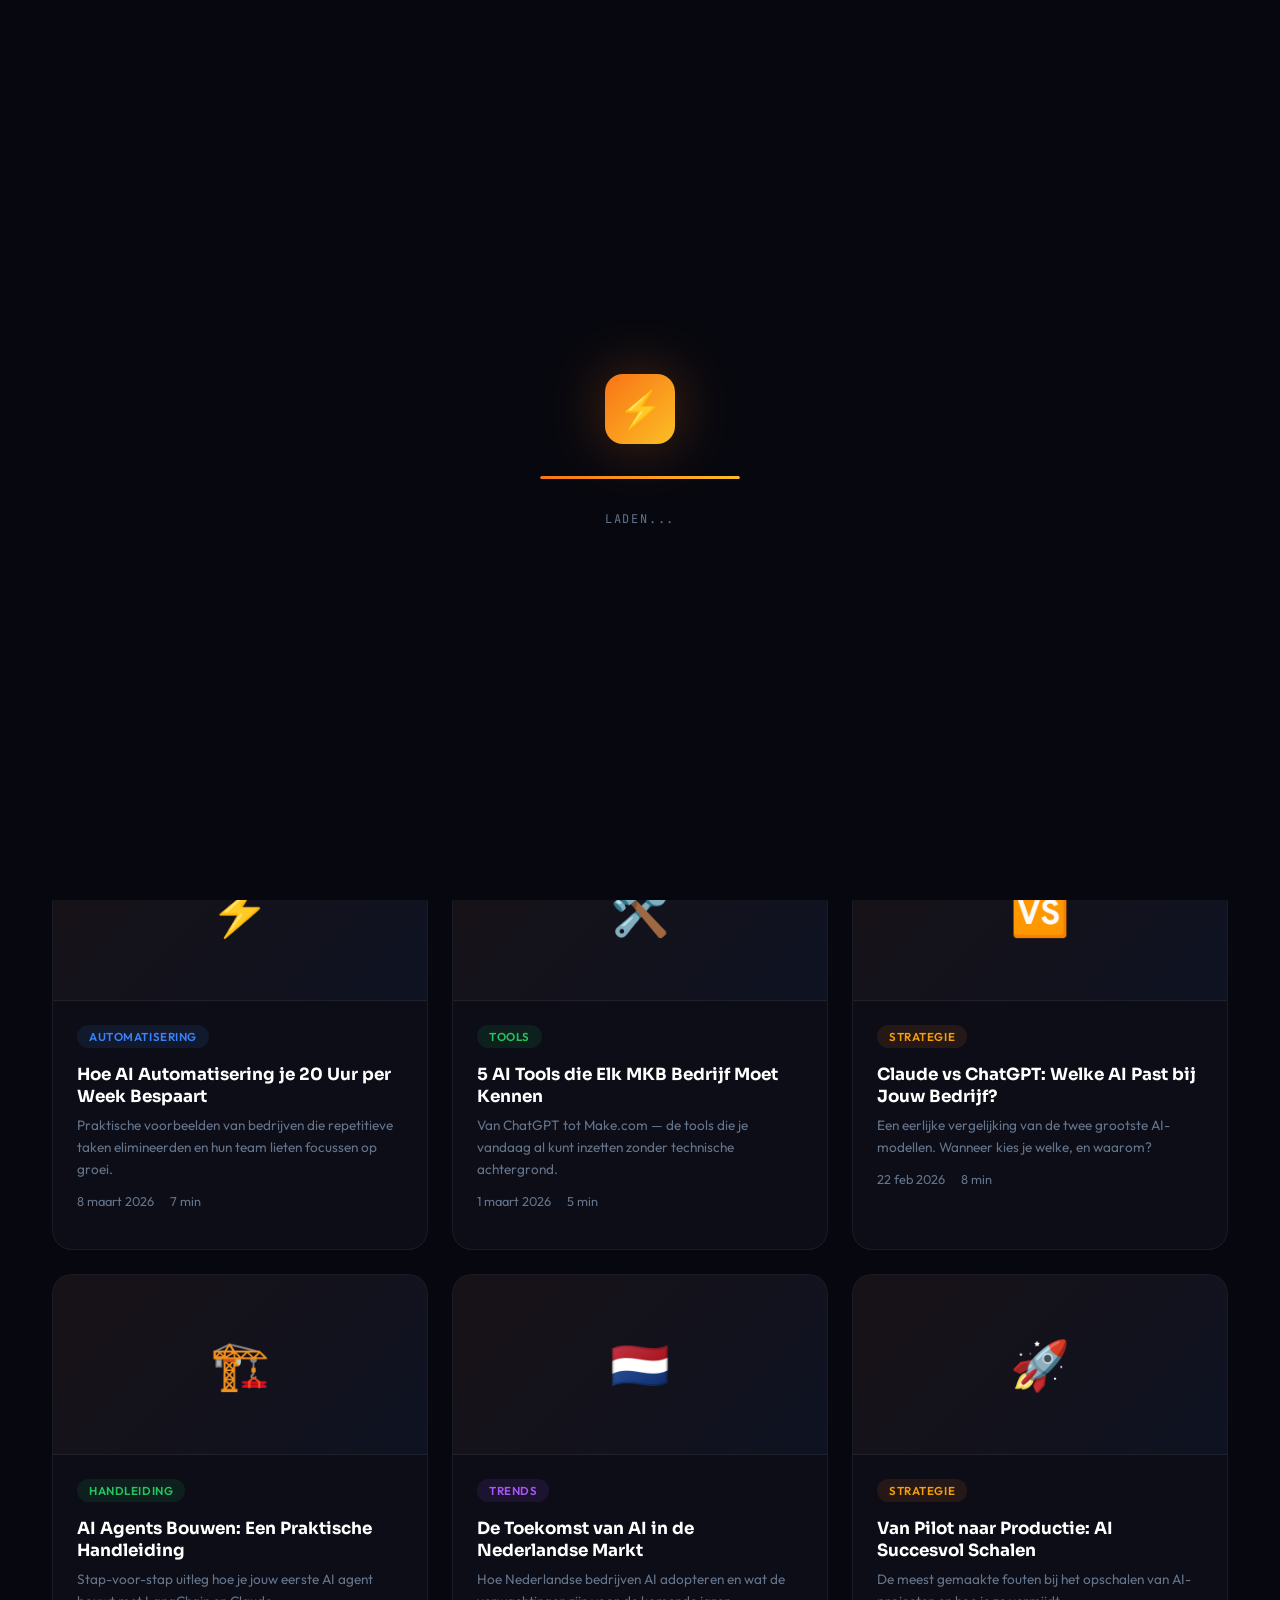
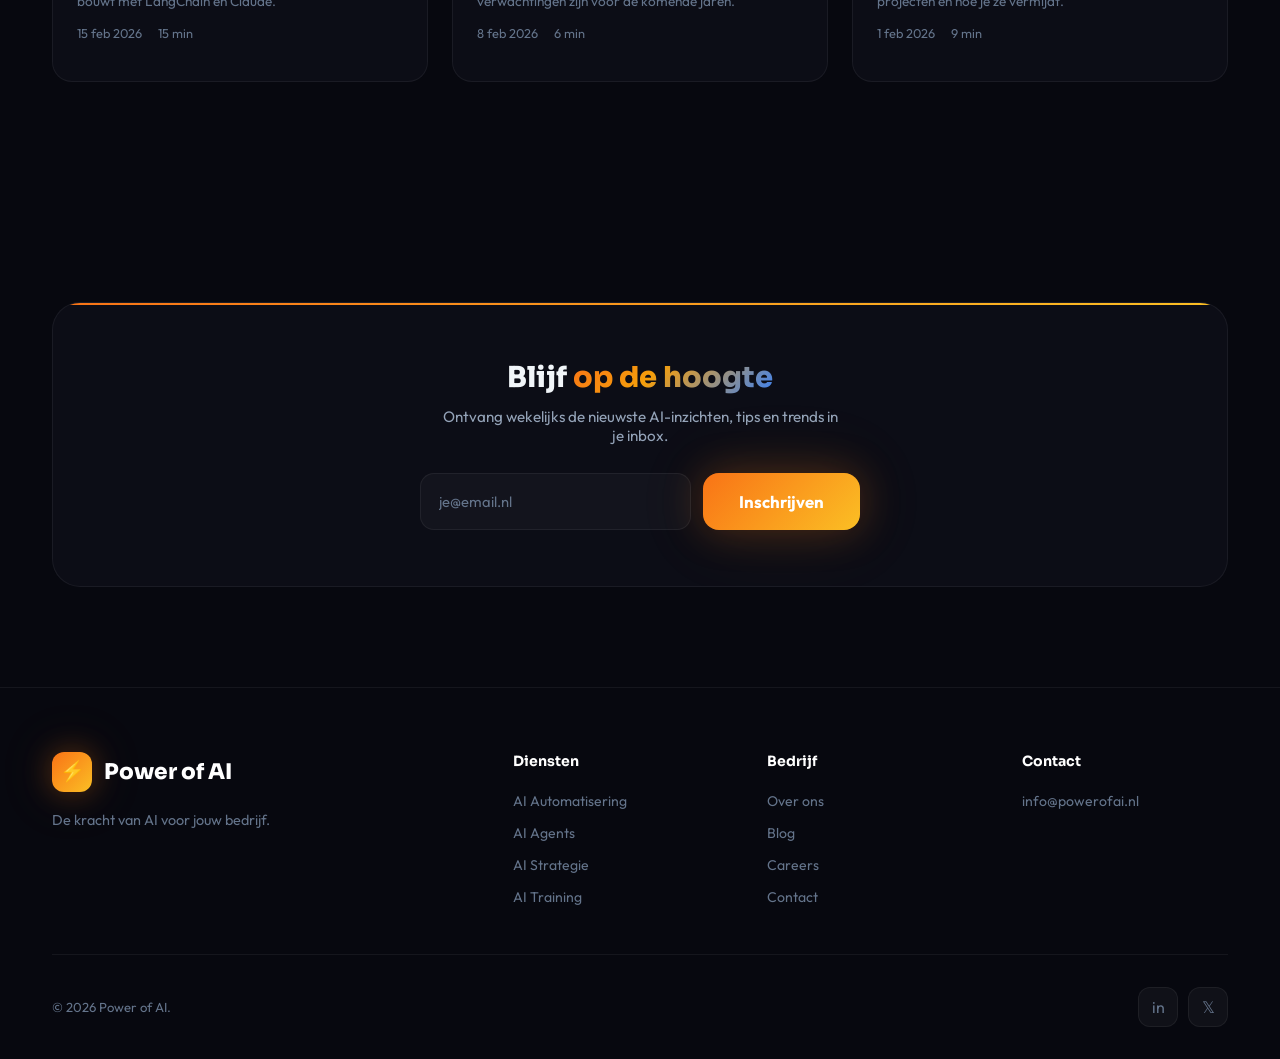
<file: blog.html>
<!DOCTYPE html>
<html lang="nl">
<head>
    <meta charset="UTF-8">
    <meta name="viewport" content="width=device-width, initial-scale=1.0">
    <link rel="icon" type="image/svg+xml" href="/favicon.svg">
    <title>Blog & Inzichten — Power of AI</title>
    <link rel="preconnect" href="https://fonts.googleapis.com">
    <link rel="preconnect" href="https://fonts.gstatic.com" crossorigin>
    <link href="https://fonts.googleapis.com/css2?family=Outfit:wght@300;400;500;600;700;800;900&family=Sora:wght@300;400;500;600;700;800&family=JetBrains+Mono:wght@400;500;600;700&display=swap" rel="stylesheet">
    <link rel="stylesheet" href="/css/shared.css">
    <style>
        .page-hero{min-height:50vh;display:flex;align-items:center;position:relative;z-index:1;padding:140px 0 60px;text-align:center}
        .page-hero-glow{position:absolute;top:30%;left:50%;transform:translate(-50%,-50%);width:800px;height:800px;background:radial-gradient(circle,rgba(249,115,22,0.06),transparent 70%);pointer-events:none}
        .page-hero h1{font-family:'Sora',sans-serif;font-size:clamp(2.5rem,5vw,4rem);font-weight:800;line-height:1.08;letter-spacing:-.04em;margin-bottom:16px}
        .page-hero-desc{font-size:1.1rem;color:var(--text-secondary);line-height:1.7;max-width:550px;margin:0 auto 32px}

        .blog-section{padding:20px 0 120px;position:relative;z-index:1}

        /* Featured */
        .featured-card{background:var(--bg-card);border:1px solid var(--border);border-radius:24px;overflow:hidden;display:grid;grid-template-columns:1.2fr .8fr;margin-bottom:48px;transition:all .4s;position:relative}
        .featured-card::after{content:'';position:absolute;top:0;left:0;right:0;height:2px;background:var(--gradient-main)}
        .featured-card:hover{border-color:rgba(249,115,22,.15);box-shadow:0 20px 60px rgba(0,0,0,.3)}
        .featured-text{padding:48px}
        .featured-visual{background:linear-gradient(135deg,rgba(249,115,22,.08),rgba(59,130,246,.06));display:flex;align-items:center;justify-content:center;font-size:5rem}
        .blog-tag{display:inline-block;padding:4px 12px;border-radius:50px;font-size:.72rem;font-weight:600;text-transform:uppercase;letter-spacing:.05em;margin-bottom:16px}
        .blog-tag-strategy{background:rgba(249,115,22,.1);color:var(--amber)}
        .blog-tag-automation{background:rgba(59,130,246,.1);color:var(--blue)}
        .blog-tag-trends{background:rgba(168,85,247,.1);color:#a855f7}
        .blog-tag-guide{background:rgba(34,197,94,.1);color:#22c55e}
        .featured-title{font-family:'Sora',sans-serif;font-size:1.8rem;font-weight:800;line-height:1.2;margin-bottom:12px}
        .featured-title a{color:white;text-decoration:none;transition:color .3s}
        .featured-title a:hover{color:var(--amber)}
        .blog-meta{display:flex;gap:16px;font-size:.8rem;color:var(--text-muted);margin-bottom:16px}
        .blog-excerpt{font-size:.95rem;color:var(--text-secondary);line-height:1.7}

        /* Grid */
        .blog-grid{display:grid;grid-template-columns:repeat(3,1fr);gap:24px}
        .blog-card{background:var(--bg-card);border:1px solid var(--border);border-radius:20px;overflow:hidden;transition:all .4s}
        .blog-card:hover{transform:translateY(-6px);border-color:rgba(249,115,22,.15);box-shadow:0 20px 50px rgba(0,0,0,.3)}
        .blog-card-visual{height:180px;background:linear-gradient(135deg,rgba(249,115,22,.05),rgba(59,130,246,.05));display:flex;align-items:center;justify-content:center;font-size:3rem;border-bottom:1px solid var(--border)}
        .blog-card-body{padding:24px}
        .blog-card-title{font-family:'Sora',sans-serif;font-size:1.05rem;font-weight:700;margin-bottom:8px;line-height:1.3}
        .blog-card-title a{color:white;text-decoration:none;transition:color .3s}
        .blog-card-title a:hover{color:var(--amber)}
        .blog-card-excerpt{font-size:.85rem;color:var(--text-muted);line-height:1.6;margin-bottom:12px}

        /* Newsletter */
        .newsletter{padding:100px 0;position:relative;z-index:1}
        .newsletter-box{background:var(--bg-card);border:1px solid var(--border);border-radius:28px;padding:56px;text-align:center;position:relative;overflow:hidden}
        .newsletter-box::after{content:'';position:absolute;top:0;left:0;right:0;height:2px;background:var(--gradient-main)}
        .newsletter-title{font-family:'Sora',sans-serif;font-size:1.8rem;font-weight:800;margin-bottom:12px}
        .newsletter-desc{color:var(--text-secondary);margin-bottom:28px;max-width:400px;margin-left:auto;margin-right:auto;font-size:.95rem}
        .newsletter-form{display:flex;gap:12px;max-width:440px;margin:0 auto}
        .newsletter-input{flex:1;background:rgba(255,255,255,.03);border:1px solid var(--border);border-radius:14px;padding:14px 18px;color:var(--text-primary);font-family:'Outfit',sans-serif;font-size:.92rem;outline:none;transition:border-color .3s}
        .newsletter-input:focus{border-color:rgba(249,115,22,.3)}
        .newsletter-input::placeholder{color:var(--text-muted)}

        @media(max-width:1024px){.featured-card{grid-template-columns:1fr}.blog-grid{grid-template-columns:repeat(2,1fr)}}
        @media(max-width:768px){.blog-grid{grid-template-columns:1fr}.newsletter-form{flex-direction:column}.featured-text{padding:28px}}
    </style>
</head>
<body>
    <div class="shooting-stars"><div class="shooting-star ss-1"></div><div class="shooting-star ss-2"></div></div>
    <div class="bg-effects"><div class="bg-orb bg-orb-1"></div><div class="bg-orb bg-orb-2"></div></div>
    <div class="bg-grid"></div>
    <div class="loader" id="loader"><div class="loader-logo">⚡</div><div class="loader-bar"><div class="loader-bar-fill"></div></div><div class="loader-text">Laden...</div></div>
    <div class="scroll-progress" id="scrollProgress"></div>
    <a href="#" class="back-to-top" id="backToTop">↑</a>

    <nav class="nav" id="nav"><div class="container"><div class="nav-inner">
        <a href="/" class="nav-logo"><div class="nav-logo-icon">⚡</div>Power of AI</a>
        <ul class="nav-links">
            <li class="nav-dropdown"><a href="/#diensten" class="nav-dropdown-toggle">Diensten <svg width="10" height="6" fill="none" stroke="currentColor" stroke-width="2" stroke-linecap="round"><path d="M1 1l4 4 4-4"/></svg></a><div class="nav-dropdown-menu"><a href="/diensten/ai-automatisering.html">AI Automatisering</a><a href="/diensten/ai-agents.html">AI Agents</a><a href="/diensten/ai-strategie.html">AI Strategie</a><a href="/diensten/ai-training.html">AI Training</a></div></li>
            <li><a href="/over-ons.html">Over ons</a></li>
            <li><a href="/blog.html">Blog</a></li>
            <li><a href="/careers.html">Careers</a></li>
            <li><a href="/contact.html" class="nav-cta">Gratis Gesprek →</a></li>
        </ul>
        <button class="mobile-toggle" onclick="toggleMobile()" aria-label="Menu"><span></span><span></span><span></span></button>
    </div></div></nav>

    <section class="page-hero">
        <div class="page-hero-glow"></div>
        <div class="container">
            <h1 class="reveal">Blog & <span class="gradient-text">Inzichten</span></h1>
            <p class="page-hero-desc reveal">Tips, trends en praktische gidsen over AI voor bedrijven. Geschreven door ons team van experts.</p>
        </div>
    </section>

    <section class="blog-section">
        <div class="container">
            <!-- Featured -->
            <div class="featured-card reveal">
                <div class="featured-text">
                    <span class="blog-tag blog-tag-guide">Gids</span>
                    <h2 class="featured-title"><a href="#">De Complete Gids voor AI Agents in 2026</a></h2>
                    <div class="blog-meta"><span>15 maart 2026</span><span>12 min leestijd</span></div>
                    <p class="blog-excerpt">Alles wat je moet weten over AI agents: wat ze zijn, hoe ze werken, en hoe jouw bedrijf er vandaag nog mee kan beginnen. Van research agents tot volledig autonome sales pipelines.</p>
                </div>
                <div class="featured-visual">🤖</div>
            </div>

            <!-- Grid -->
            <div class="blog-grid">
                <div class="blog-card reveal">
                    <div class="blog-card-visual">⚡</div>
                    <div class="blog-card-body">
                        <span class="blog-tag blog-tag-automation">Automatisering</span>
                        <h3 class="blog-card-title"><a href="#">Hoe AI Automatisering je 20 Uur per Week Bespaart</a></h3>
                        <p class="blog-card-excerpt">Praktische voorbeelden van bedrijven die repetitieve taken elimineerden en hun team lieten focussen op groei.</p>
                        <div class="blog-meta"><span>8 maart 2026</span><span>7 min</span></div>
                    </div>
                </div>
                <div class="blog-card reveal">
                    <div class="blog-card-visual">🛠️</div>
                    <div class="blog-card-body">
                        <span class="blog-tag blog-tag-guide">Tools</span>
                        <h3 class="blog-card-title"><a href="#">5 AI Tools die Elk MKB Bedrijf Moet Kennen</a></h3>
                        <p class="blog-card-excerpt">Van ChatGPT tot Make.com — de tools die je vandaag al kunt inzetten zonder technische achtergrond.</p>
                        <div class="blog-meta"><span>1 maart 2026</span><span>5 min</span></div>
                    </div>
                </div>
                <div class="blog-card reveal">
                    <div class="blog-card-visual">🆚</div>
                    <div class="blog-card-body">
                        <span class="blog-tag blog-tag-strategy">Strategie</span>
                        <h3 class="blog-card-title"><a href="#">Claude vs ChatGPT: Welke AI Past bij Jouw Bedrijf?</a></h3>
                        <p class="blog-card-excerpt">Een eerlijke vergelijking van de twee grootste AI-modellen. Wanneer kies je welke, en waarom?</p>
                        <div class="blog-meta"><span>22 feb 2026</span><span>8 min</span></div>
                    </div>
                </div>
                <div class="blog-card reveal">
                    <div class="blog-card-visual">🏗️</div>
                    <div class="blog-card-body">
                        <span class="blog-tag blog-tag-guide">Handleiding</span>
                        <h3 class="blog-card-title"><a href="#">AI Agents Bouwen: Een Praktische Handleiding</a></h3>
                        <p class="blog-card-excerpt">Stap-voor-stap uitleg hoe je jouw eerste AI agent bouwt met LangChain en Claude.</p>
                        <div class="blog-meta"><span>15 feb 2026</span><span>15 min</span></div>
                    </div>
                </div>
                <div class="blog-card reveal">
                    <div class="blog-card-visual">🇳🇱</div>
                    <div class="blog-card-body">
                        <span class="blog-tag blog-tag-trends">Trends</span>
                        <h3 class="blog-card-title"><a href="#">De Toekomst van AI in de Nederlandse Markt</a></h3>
                        <p class="blog-card-excerpt">Hoe Nederlandse bedrijven AI adopteren en wat de verwachtingen zijn voor de komende jaren.</p>
                        <div class="blog-meta"><span>8 feb 2026</span><span>6 min</span></div>
                    </div>
                </div>
                <div class="blog-card reveal">
                    <div class="blog-card-visual">🚀</div>
                    <div class="blog-card-body">
                        <span class="blog-tag blog-tag-strategy">Strategie</span>
                        <h3 class="blog-card-title"><a href="#">Van Pilot naar Productie: AI Succesvol Schalen</a></h3>
                        <p class="blog-card-excerpt">De meest gemaakte fouten bij het opschalen van AI-projecten en hoe je ze vermijdt.</p>
                        <div class="blog-meta"><span>1 feb 2026</span><span>9 min</span></div>
                    </div>
                </div>
            </div>
        </div>
    </section>

    <!-- Newsletter -->
    <section class="newsletter">
        <div class="container">
            <div class="newsletter-box reveal">
                <h2 class="newsletter-title">Blijf <span class="gradient-text">op de hoogte</span></h2>
                <p class="newsletter-desc">Ontvang wekelijks de nieuwste AI-inzichten, tips en trends in je inbox.</p>
                <form class="newsletter-form" onsubmit="event.preventDefault();this.querySelector('button').textContent='✓ Ingeschreven!'">
                    <input type="email" class="newsletter-input" placeholder="je@email.nl" required>
                    <button type="submit" class="btn-glow" style="white-space:nowrap;border:none">Inschrijven</button>
                </form>
            </div>
        </div>
    </section>

    <footer class="footer"><div class="container">
        <div class="footer-grid">
            <div><a href="/" class="nav-logo"><div class="nav-logo-icon">⚡</div>Power of AI</a><p class="footer-desc">De kracht van AI voor jouw bedrijf.</p></div>
            <div><h4 class="footer-heading">Diensten</h4><ul class="footer-list"><li><a href="/diensten/ai-automatisering.html">AI Automatisering</a></li><li><a href="/diensten/ai-agents.html">AI Agents</a></li><li><a href="/diensten/ai-strategie.html">AI Strategie</a></li><li><a href="/diensten/ai-training.html">AI Training</a></li></ul></div>
            <div><h4 class="footer-heading">Bedrijf</h4><ul class="footer-list"><li><a href="/over-ons.html">Over ons</a></li><li><a href="/blog.html">Blog</a></li><li><a href="/careers.html">Careers</a></li><li><a href="/contact.html">Contact</a></li></ul></div>
            <div><h4 class="footer-heading">Contact</h4><ul class="footer-list"><li><a href="mailto:info@powerofai.nl">info@powerofai.nl</a></li></ul></div>
        </div>
        <div class="footer-bottom"><span>&copy; 2026 Power of AI.</span><div class="footer-socials"><a href="#" class="footer-social">in</a><a href="#" class="footer-social">𝕏</a></div></div>
    </div></footer>

    <script src="/js/shared.js"></script>
</body>
</html>
</file>
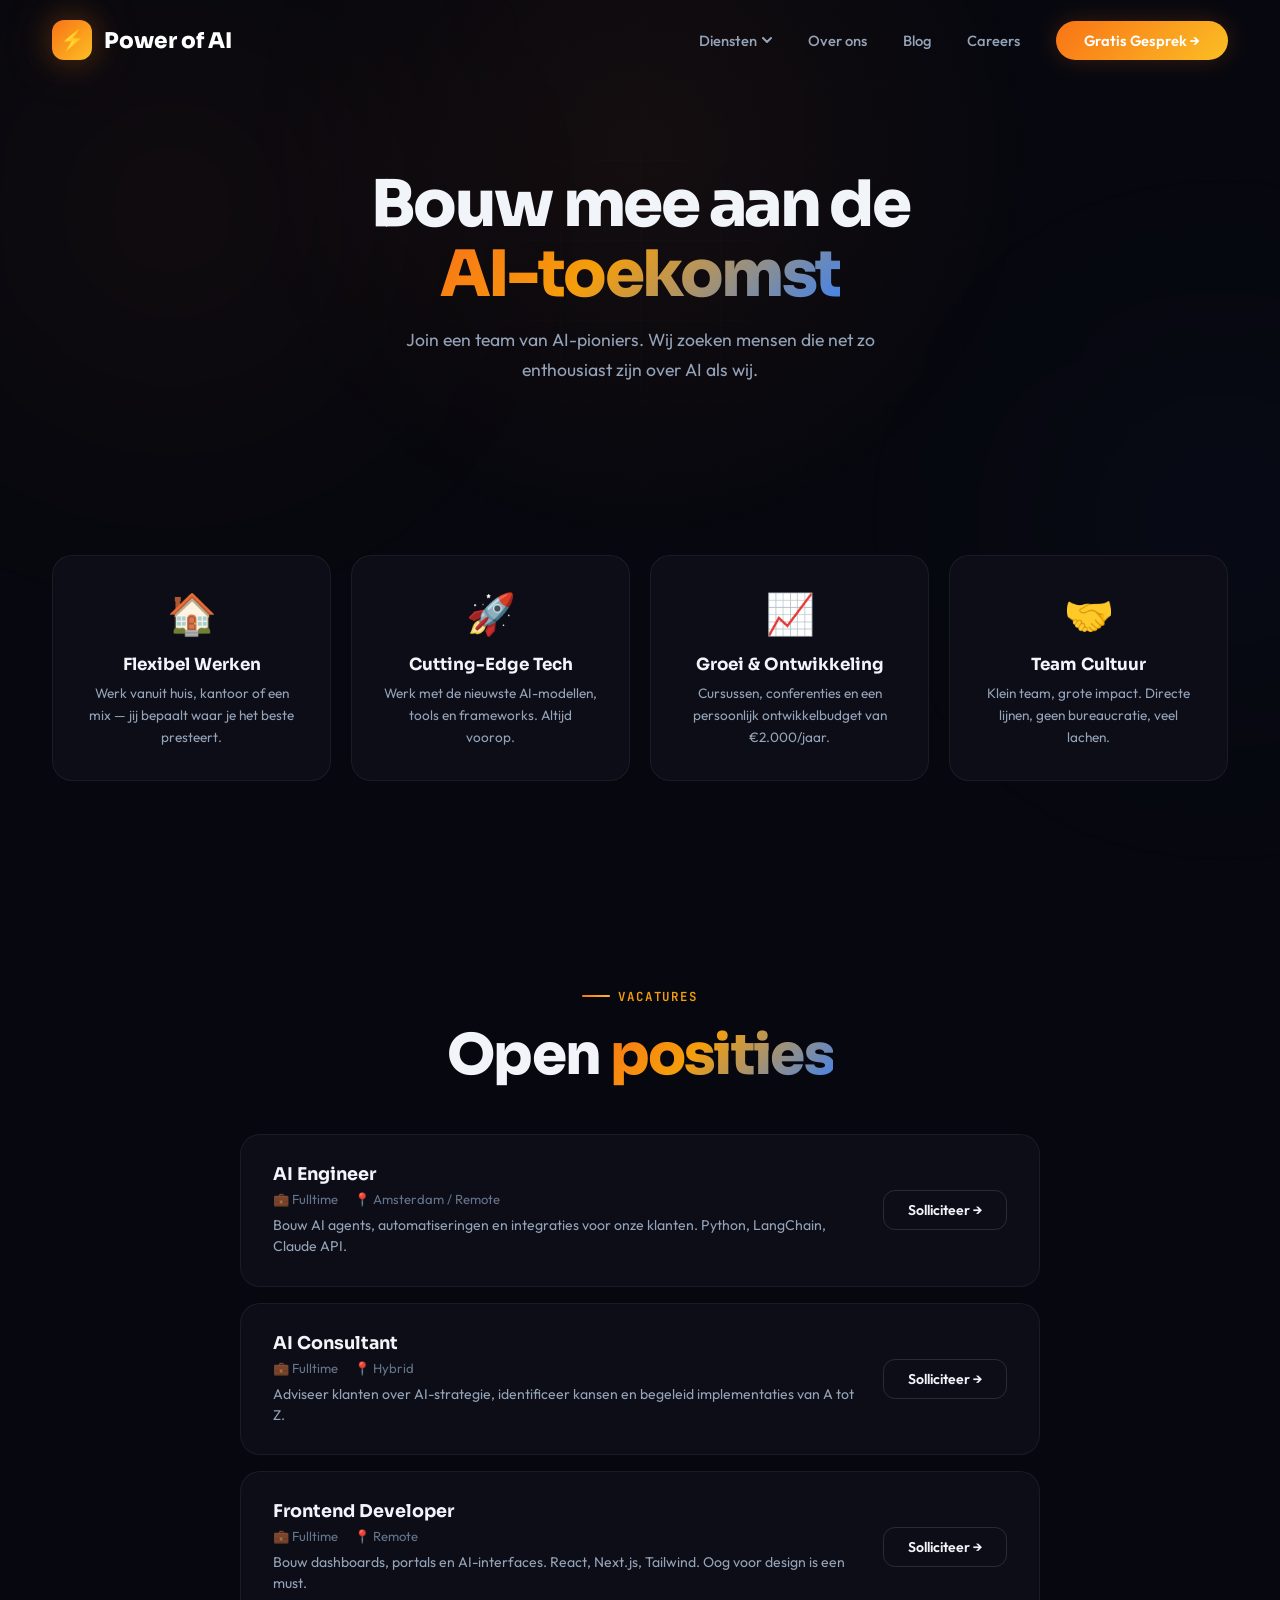
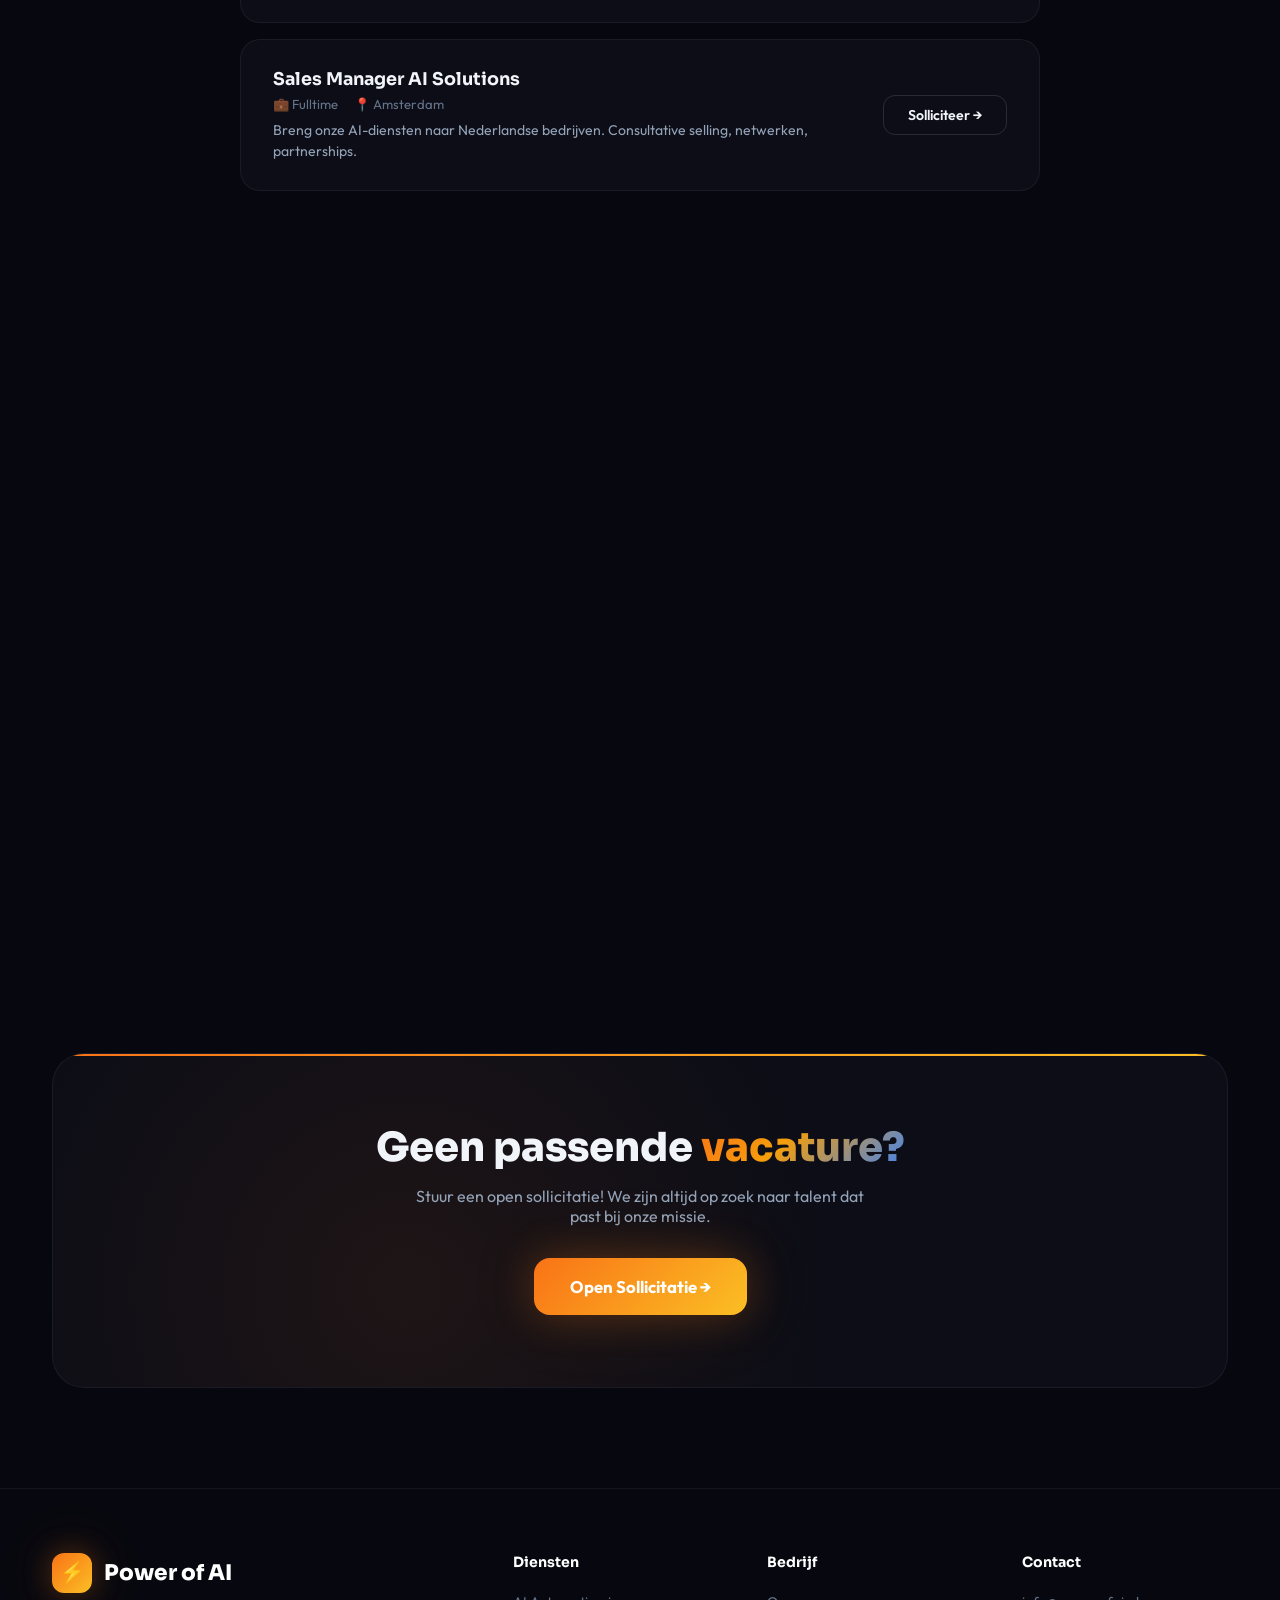
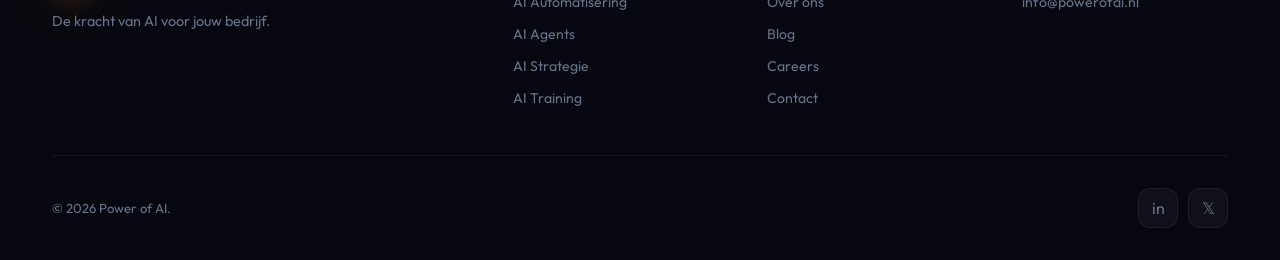
<file: careers.html>
<!DOCTYPE html>
<html lang="nl">
<head>
    <meta charset="UTF-8">
    <meta name="viewport" content="width=device-width, initial-scale=1.0">
    <link rel="icon" type="image/svg+xml" href="/favicon.svg">
    <title>Careers — Power of AI</title>
    <link rel="preconnect" href="https://fonts.googleapis.com">
    <link rel="preconnect" href="https://fonts.gstatic.com" crossorigin>
    <link href="https://fonts.googleapis.com/css2?family=Outfit:wght@300;400;500;600;700;800;900&family=Sora:wght@300;400;500;600;700;800&family=JetBrains+Mono:wght@400;500;600;700&display=swap" rel="stylesheet">
    <link rel="stylesheet" href="/css/shared.css">
    <style>
        .page-hero{min-height:55vh;display:flex;align-items:center;position:relative;z-index:1;padding:140px 0 80px;text-align:center}
        .page-hero-glow{position:absolute;top:30%;left:50%;transform:translate(-50%,-50%);width:800px;height:800px;background:radial-gradient(circle,rgba(249,115,22,0.06),transparent 70%);pointer-events:none}
        .page-hero h1{font-family:'Sora',sans-serif;font-size:clamp(2.5rem,5vw,4rem);font-weight:800;line-height:1.08;letter-spacing:-.04em;margin-bottom:16px}
        .page-hero-desc{font-size:1.1rem;color:var(--text-secondary);line-height:1.7;max-width:550px;margin:0 auto}

        /* Perks */
        .perks{padding:60px 0 100px;position:relative;z-index:1}
        .perks-grid{display:grid;grid-template-columns:repeat(4,1fr);gap:20px}
        .perk-card{background:var(--bg-card);border:1px solid var(--border);border-radius:20px;padding:32px;text-align:center;transition:all .4s}
        .perk-card:hover{transform:translateY(-6px);border-color:rgba(249,115,22,.15);box-shadow:0 20px 50px rgba(0,0,0,.3)}
        .perk-icon{font-size:2.5rem;margin-bottom:16px}
        .perk-title{font-family:'Sora',sans-serif;font-weight:700;font-size:1.05rem;margin-bottom:8px}
        .perk-desc{font-size:.85rem;color:var(--text-secondary);line-height:1.6}

        /* Jobs */
        .jobs{padding:100px 0;position:relative;z-index:1}
        .jobs-list{display:flex;flex-direction:column;gap:16px;max-width:800px;margin:0 auto}
        .job-card{background:var(--bg-card);border:1px solid var(--border);border-radius:20px;padding:28px 32px;display:flex;align-items:center;justify-content:space-between;gap:24px;transition:all .4s}
        .job-card:hover{border-color:rgba(249,115,22,.15);transform:translateX(4px);box-shadow:0 10px 30px rgba(0,0,0,.2)}
        .job-info{flex:1}
        .job-title{font-family:'Sora',sans-serif;font-weight:700;font-size:1.1rem;margin-bottom:6px}
        .job-meta{display:flex;gap:16px;font-size:.82rem;color:var(--text-muted);flex-wrap:wrap}
        .job-meta span{display:flex;align-items:center;gap:4px}
        .job-desc{font-size:.88rem;color:var(--text-secondary);margin-top:8px;line-height:1.5}
        .job-apply{flex-shrink:0}
        .job-btn{display:inline-flex;align-items:center;gap:6px;padding:10px 24px;background:transparent;border:1px solid var(--border-hover);border-radius:12px;color:var(--text-primary);font-family:'Outfit',sans-serif;font-weight:600;font-size:.88rem;text-decoration:none;transition:all .3s}
        .job-btn:hover{background:var(--gradient-main);border-color:transparent;color:white;box-shadow:0 0 20px rgba(249,115,22,.2)}

        /* Process */
        .process-section{padding:100px 0;position:relative;z-index:1}
        .process-steps{display:grid;grid-template-columns:repeat(4,1fr);gap:24px;margin-top:56px}
        .proc-step{text-align:center}
        .proc-num{width:52px;height:52px;margin:0 auto 16px;border-radius:14px;background:var(--gradient-main);display:flex;align-items:center;justify-content:center;font-family:'JetBrains Mono',monospace;font-weight:700;color:white;box-shadow:0 0 25px rgba(249,115,22,.2)}
        .proc-title{font-family:'Sora',sans-serif;font-weight:700;font-size:.95rem;margin-bottom:6px}
        .proc-desc{font-size:.82rem;color:var(--text-muted);line-height:1.5}

        /* CTA */
        .cta-section{padding:100px 0;position:relative;z-index:1}
        .cta-box{position:relative;border-radius:32px;padding:72px 64px;text-align:center;overflow:hidden;background:var(--bg-card);border:1px solid var(--border)}
        .cta-box::before{content:'';position:absolute;inset:0;background:radial-gradient(circle at 30% 70%,rgba(249,115,22,.08),transparent 50%)}
        .cta-box::after{content:'';position:absolute;top:0;left:0;right:0;height:2px;background:var(--gradient-main)}
        .cta-content{position:relative;z-index:1}
        .cta-title{font-family:'Sora',sans-serif;font-size:clamp(1.8rem,3.5vw,2.5rem);font-weight:800;line-height:1.1;margin-bottom:16px}
        .cta-desc{font-size:1rem;color:var(--text-secondary);margin-bottom:32px;max-width:480px;margin-left:auto;margin-right:auto}

        @media(max-width:1024px){.perks-grid{grid-template-columns:repeat(2,1fr)}.process-steps{grid-template-columns:repeat(2,1fr)}}
        @media(max-width:768px){.perks-grid{grid-template-columns:1fr}.job-card{flex-direction:column;align-items:flex-start}.process-steps{grid-template-columns:1fr}.cta-box{padding:48px 24px}}
    </style>
</head>
<body>
    <div class="shooting-stars"><div class="shooting-star ss-1"></div><div class="shooting-star ss-2"></div></div>
    <div class="bg-effects"><div class="bg-orb bg-orb-1"></div><div class="bg-orb bg-orb-2"></div></div>
    <div class="bg-grid"></div>
    <div class="loader" id="loader"><div class="loader-logo">⚡</div><div class="loader-bar"><div class="loader-bar-fill"></div></div><div class="loader-text">Laden...</div></div>
    <div class="scroll-progress" id="scrollProgress"></div>
    <a href="#" class="back-to-top" id="backToTop">↑</a>

    <nav class="nav" id="nav"><div class="container"><div class="nav-inner">
        <a href="/" class="nav-logo"><div class="nav-logo-icon">⚡</div>Power of AI</a>
        <ul class="nav-links">
            <li class="nav-dropdown"><a href="/#diensten" class="nav-dropdown-toggle">Diensten <svg width="10" height="6" fill="none" stroke="currentColor" stroke-width="2" stroke-linecap="round"><path d="M1 1l4 4 4-4"/></svg></a><div class="nav-dropdown-menu"><a href="/diensten/ai-automatisering.html">AI Automatisering</a><a href="/diensten/ai-agents.html">AI Agents</a><a href="/diensten/ai-strategie.html">AI Strategie</a><a href="/diensten/ai-training.html">AI Training</a></div></li>
            <li><a href="/over-ons.html">Over ons</a></li>
            <li><a href="/blog.html">Blog</a></li>
            <li><a href="/careers.html">Careers</a></li>
            <li><a href="/contact.html" class="nav-cta">Gratis Gesprek →</a></li>
        </ul>
        <button class="mobile-toggle" onclick="toggleMobile()" aria-label="Menu"><span></span><span></span><span></span></button>
    </div></div></nav>

    <section class="page-hero">
        <div class="page-hero-glow"></div>
        <div class="container">
            <h1 class="reveal">Bouw mee aan de<br><span class="gradient-text">AI-toekomst</span></h1>
            <p class="page-hero-desc reveal">Join een team van AI-pioniers. Wij zoeken mensen die net zo enthousiast zijn over AI als wij.</p>
        </div>
    </section>

    <!-- Perks -->
    <section class="perks">
        <div class="container">
            <div class="perks-grid">
                <div class="perk-card reveal"><div class="perk-icon">🏠</div><h3 class="perk-title">Flexibel Werken</h3><p class="perk-desc">Werk vanuit huis, kantoor of een mix — jij bepaalt waar je het beste presteert.</p></div>
                <div class="perk-card reveal"><div class="perk-icon">🚀</div><h3 class="perk-title">Cutting-Edge Tech</h3><p class="perk-desc">Werk met de nieuwste AI-modellen, tools en frameworks. Altijd voorop.</p></div>
                <div class="perk-card reveal"><div class="perk-icon">📈</div><h3 class="perk-title">Groei & Ontwikkeling</h3><p class="perk-desc">Cursussen, conferenties en een persoonlijk ontwikkelbudget van €2.000/jaar.</p></div>
                <div class="perk-card reveal"><div class="perk-icon">🤝</div><h3 class="perk-title">Team Cultuur</h3><p class="perk-desc">Klein team, grote impact. Directe lijnen, geen bureaucratie, veel lachen.</p></div>
            </div>
        </div>
    </section>

    <!-- Open Positions -->
    <section class="jobs">
        <div class="container">
            <div style="text-align:center;margin-bottom:48px">
                <div class="section-tag reveal"><span class="section-tag-line"></span>Vacatures</div>
                <h2 class="section-heading reveal">Open <span class="gradient-text">posities</span></h2>
            </div>
            <div class="jobs-list">
                <div class="job-card reveal">
                    <div class="job-info">
                        <h3 class="job-title">AI Engineer</h3>
                        <div class="job-meta"><span>💼 Fulltime</span><span>📍 Amsterdam / Remote</span></div>
                        <p class="job-desc">Bouw AI agents, automatiseringen en integraties voor onze klanten. Python, LangChain, Claude API.</p>
                    </div>
                    <div class="job-apply"><a href="/contact.html" class="job-btn">Solliciteer →</a></div>
                </div>
                <div class="job-card reveal">
                    <div class="job-info">
                        <h3 class="job-title">AI Consultant</h3>
                        <div class="job-meta"><span>💼 Fulltime</span><span>📍 Hybrid</span></div>
                        <p class="job-desc">Adviseer klanten over AI-strategie, identificeer kansen en begeleid implementaties van A tot Z.</p>
                    </div>
                    <div class="job-apply"><a href="/contact.html" class="job-btn">Solliciteer →</a></div>
                </div>
                <div class="job-card reveal">
                    <div class="job-info">
                        <h3 class="job-title">Frontend Developer</h3>
                        <div class="job-meta"><span>💼 Fulltime</span><span>📍 Remote</span></div>
                        <p class="job-desc">Bouw dashboards, portals en AI-interfaces. React, Next.js, Tailwind. Oog voor design is een must.</p>
                    </div>
                    <div class="job-apply"><a href="/contact.html" class="job-btn">Solliciteer →</a></div>
                </div>
                <div class="job-card reveal">
                    <div class="job-info">
                        <h3 class="job-title">Sales Manager AI Solutions</h3>
                        <div class="job-meta"><span>💼 Fulltime</span><span>📍 Amsterdam</span></div>
                        <p class="job-desc">Breng onze AI-diensten naar Nederlandse bedrijven. Consultative selling, netwerken, partnerships.</p>
                    </div>
                    <div class="job-apply"><a href="/contact.html" class="job-btn">Solliciteer →</a></div>
                </div>
                <div class="job-card reveal">
                    <div class="job-info">
                        <h3 class="job-title">AI Training Specialist</h3>
                        <div class="job-meta"><span>💼 Parttime</span><span>📍 Remote</span></div>
                        <p class="job-desc">Geef workshops en trainingen over AI-tools aan bedrijfsteams. Ervaring met ChatGPT/Claude vereist.</p>
                    </div>
                    <div class="job-apply"><a href="/contact.html" class="job-btn">Solliciteer →</a></div>
                </div>
            </div>
        </div>
    </section>

    <!-- Application process -->
    <section class="process-section">
        <div class="container">
            <div style="text-align:center">
                <div class="section-tag reveal"><span class="section-tag-line"></span>Sollicitatieproces</div>
                <h2 class="section-heading reveal">In 4 stappen <span class="gradient-text">aan boord</span></h2>
            </div>
            <div class="process-steps">
                <div class="proc-step reveal"><div class="proc-num">01</div><h3 class="proc-title">Sollicitatie</h3><p class="proc-desc">Stuur je CV en motivatie via het contactformulier.</p></div>
                <div class="proc-step reveal"><div class="proc-num">02</div><h3 class="proc-title">Kennismaking</h3><p class="proc-desc">30 min video call om elkaar te leren kennen.</p></div>
                <div class="proc-step reveal"><div class="proc-num">03</div><h3 class="proc-title">Opdracht</h3><p class="proc-desc">Kleine praktijkopdracht passend bij de rol.</p></div>
                <div class="proc-step reveal"><div class="proc-num">04</div><h3 class="proc-title">Aanbod</h3><p class="proc-desc">Past het? Dan doen we je een aanbod.</p></div>
            </div>
        </div>
    </section>

    <!-- Open CTA -->
    <section class="cta-section">
        <div class="container"><div class="cta-box reveal"><div class="cta-content">
            <h2 class="cta-title">Geen passende <span class="gradient-text">vacature?</span></h2>
            <p class="cta-desc">Stuur een open sollicitatie! We zijn altijd op zoek naar talent dat past bij onze missie.</p>
            <a href="/contact.html" class="btn-glow" style="border:none">Open Sollicitatie →</a>
        </div></div></div>
    </section>

    <footer class="footer"><div class="container">
        <div class="footer-grid">
            <div><a href="/" class="nav-logo"><div class="nav-logo-icon">⚡</div>Power of AI</a><p class="footer-desc">De kracht van AI voor jouw bedrijf.</p></div>
            <div><h4 class="footer-heading">Diensten</h4><ul class="footer-list"><li><a href="/diensten/ai-automatisering.html">AI Automatisering</a></li><li><a href="/diensten/ai-agents.html">AI Agents</a></li><li><a href="/diensten/ai-strategie.html">AI Strategie</a></li><li><a href="/diensten/ai-training.html">AI Training</a></li></ul></div>
            <div><h4 class="footer-heading">Bedrijf</h4><ul class="footer-list"><li><a href="/over-ons.html">Over ons</a></li><li><a href="/blog.html">Blog</a></li><li><a href="/careers.html">Careers</a></li><li><a href="/contact.html">Contact</a></li></ul></div>
            <div><h4 class="footer-heading">Contact</h4><ul class="footer-list"><li><a href="mailto:info@powerofai.nl">info@powerofai.nl</a></li></ul></div>
        </div>
        <div class="footer-bottom"><span>&copy; 2026 Power of AI.</span><div class="footer-socials"><a href="#" class="footer-social">in</a><a href="#" class="footer-social">𝕏</a></div></div>
    </div></footer>

    <script src="/js/shared.js"></script>
</body>
</html>
</file>
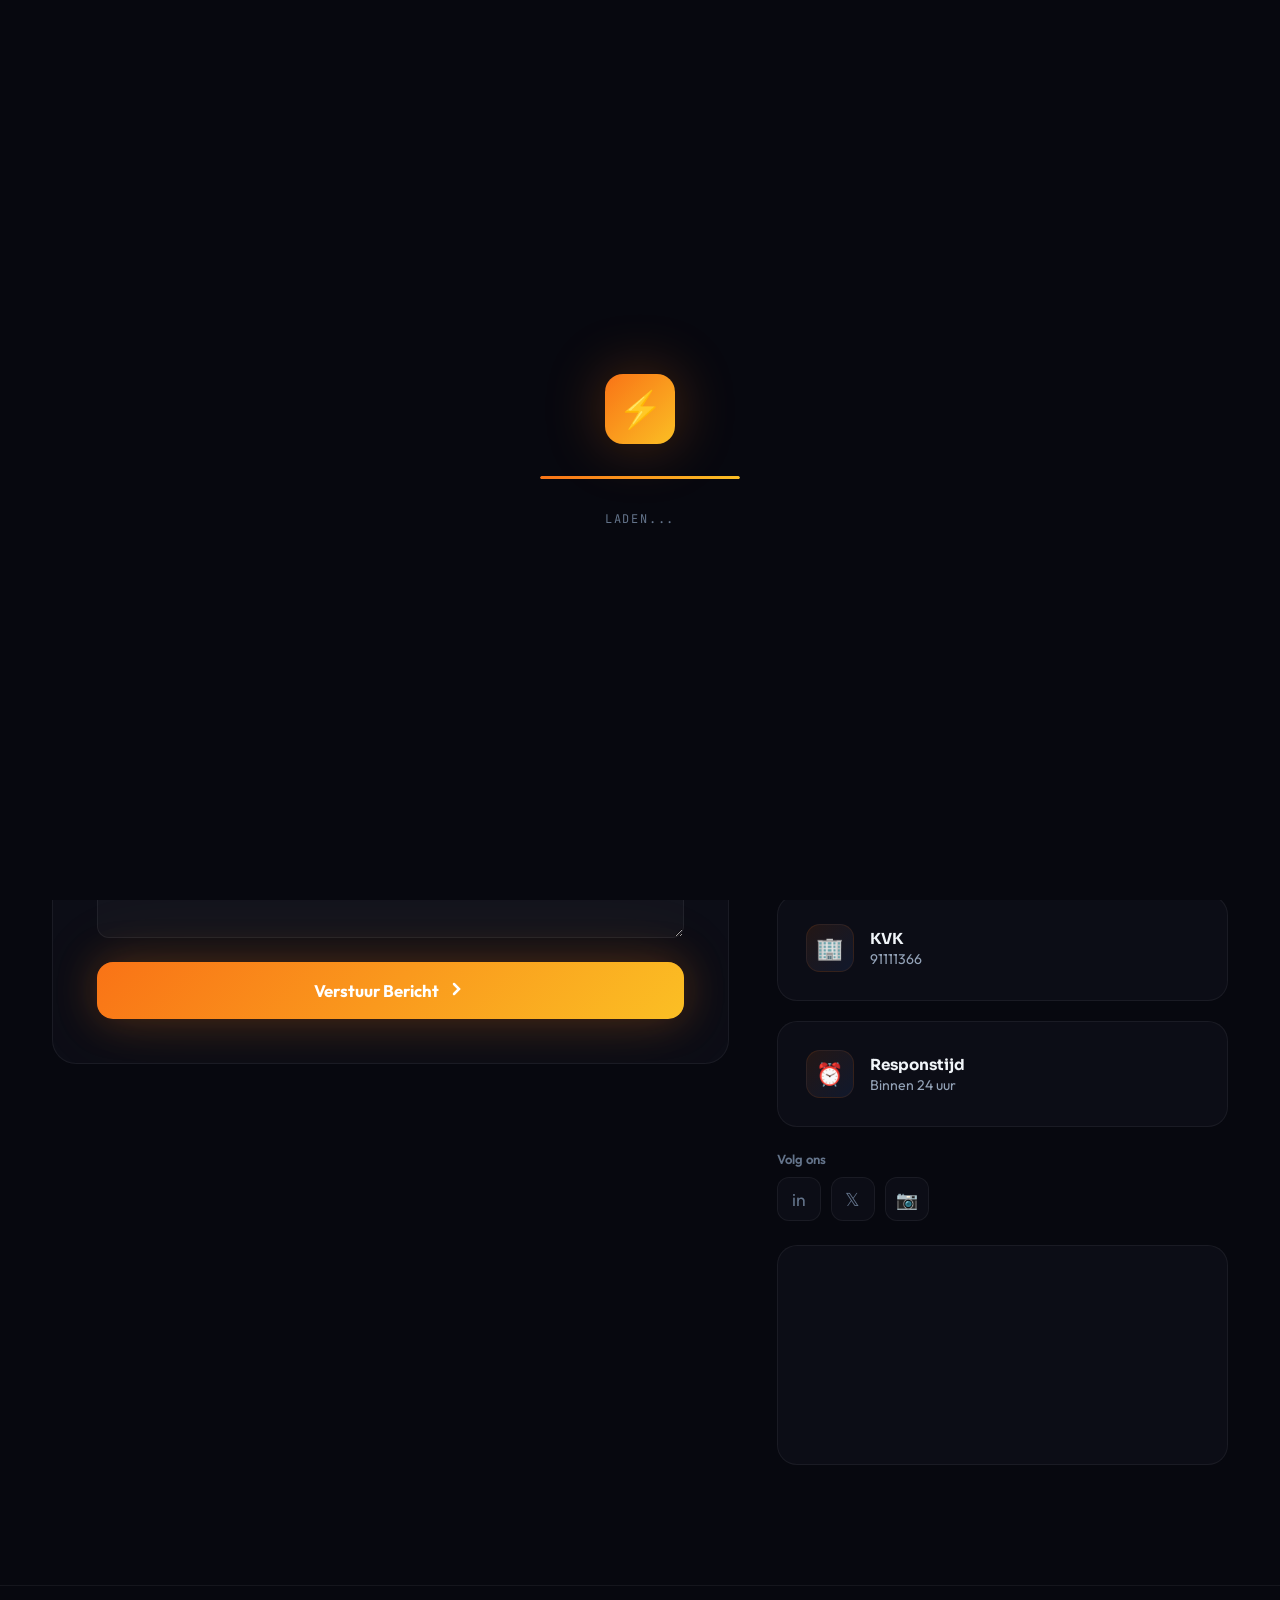
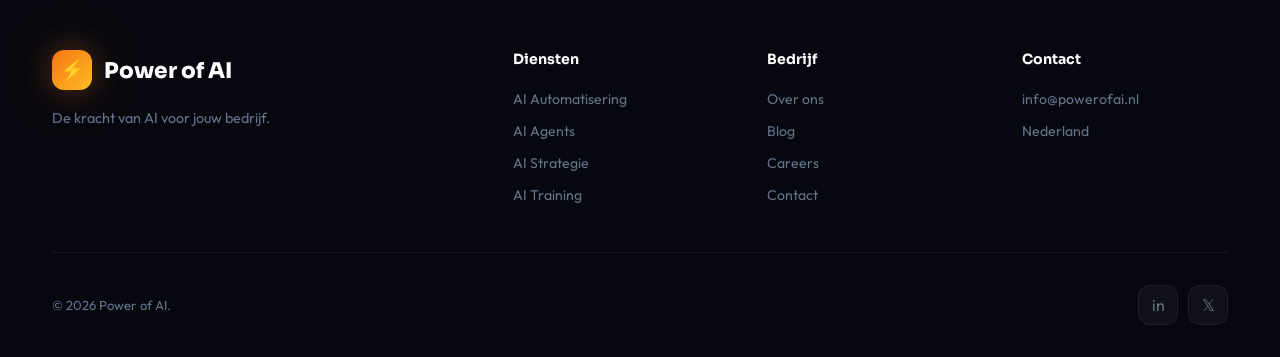
<file: contact.html>
<!DOCTYPE html>
<html lang="nl">
<head>
    <meta charset="UTF-8">
    <meta name="viewport" content="width=device-width, initial-scale=1.0">
    <link rel="icon" type="image/svg+xml" href="/favicon.svg">
    <title>Contact — Power of AI</title>
    <meta name="description" content="Neem contact op met Power of AI. Plan een gratis strategiegesprek en ontdek wat AI voor jouw bedrijf kan doen.">
    <link rel="preconnect" href="https://fonts.googleapis.com">
    <link rel="preconnect" href="https://fonts.gstatic.com" crossorigin>
    <link href="https://fonts.googleapis.com/css2?family=Outfit:wght@300;400;500;600;700;800;900&family=Sora:wght@300;400;500;600;700;800&family=JetBrains+Mono:wght@400;500;600;700&display=swap" rel="stylesheet">
    <link rel="stylesheet" href="/css/shared.css">
    <style>
        .page-hero{min-height:50vh;display:flex;align-items:center;position:relative;z-index:1;padding:140px 0 80px;overflow:hidden}
        .page-hero-glow{position:absolute;top:30%;left:50%;transform:translate(-50%,-50%);width:800px;height:800px;background:radial-gradient(circle,rgba(249,115,22,0.06),transparent 70%);pointer-events:none}
        .page-hero h1{font-family:'Sora',sans-serif;font-size:clamp(2.5rem,5vw,4rem);font-weight:800;line-height:1.08;letter-spacing:-.04em;margin-bottom:16px;text-align:center}
        .page-hero-desc{font-size:1.1rem;color:var(--text-secondary);line-height:1.7;text-align:center;max-width:550px;margin:0 auto}

        .contact-section{padding:40px 0 120px;position:relative;z-index:1}
        .contact-grid{display:grid;grid-template-columns:1.2fr .8fr;gap:48px;align-items:start}

        /* Form */
        .contact-form{background:var(--bg-card);border:1px solid var(--border);border-radius:24px;padding:44px;position:relative;overflow:hidden}
        .contact-form::after{content:'';position:absolute;top:0;left:0;right:0;height:2px;background:var(--gradient-main)}
        .form-grid{display:grid;grid-template-columns:1fr 1fr;gap:16px}
        .form-group{display:flex;flex-direction:column;gap:6px}
        .form-group.full{grid-column:1/-1}
        .form-label{font-size:.82rem;font-weight:600;color:var(--text-secondary)}
        .form-input,.form-select,.form-textarea{
            background:rgba(255,255,255,.03);
            border:1px solid var(--border);
            border-radius:12px;
            padding:14px 16px;
            color:var(--text-primary);
            font-family:'Outfit',sans-serif;
            font-size:.92rem;
            transition:all .3s;
            outline:none;
        }
        .form-input:focus,.form-select:focus,.form-textarea:focus{
            border-color:rgba(249,115,22,.3);
            box-shadow:0 0 20px rgba(249,115,22,.08);
        }
        .form-input::placeholder,.form-textarea::placeholder{color:var(--text-muted)}
        .form-select{appearance:none;cursor:pointer;background-image:url("data:image/svg+xml,%3Csvg width='12' height='8' fill='none' stroke='%2394a3b8' stroke-width='2' stroke-linecap='round' xmlns='http://www.w3.org/2000/svg'%3E%3Cpath d='M1 1l5 5 5-5'/%3E%3C/svg%3E");background-repeat:no-repeat;background-position:right 16px center}
        .form-select option{background:var(--bg-card);color:var(--text-primary)}
        .form-textarea{resize:vertical;min-height:120px}
        .form-submit{margin-top:8px}

        /* Info cards */
        .contact-info{display:flex;flex-direction:column;gap:20px}
        .info-card{background:var(--bg-card);border:1px solid var(--border);border-radius:20px;padding:28px;transition:all .3s;display:flex;align-items:center;gap:16px}
        .info-card:hover{border-color:rgba(249,115,22,.15);transform:translateY(-2px)}
        .info-icon{width:48px;height:48px;border-radius:14px;background:linear-gradient(135deg,rgba(249,115,22,.1),rgba(59,130,246,.1));border:1px solid rgba(249,115,22,.1);display:flex;align-items:center;justify-content:center;font-size:22px;flex-shrink:0}
        .info-title{font-family:'Sora',sans-serif;font-weight:700;font-size:.95rem;margin-bottom:2px}
        .info-value{font-size:.88rem;color:var(--text-secondary)}
        .info-value a{color:var(--amber);text-decoration:none}

        .social-links{display:flex;gap:10px;margin-top:8px}
        .social-link{width:44px;height:44px;border-radius:12px;background:var(--bg-card);border:1px solid var(--border);display:flex;align-items:center;justify-content:center;text-decoration:none;color:var(--text-muted);font-size:1.1rem;transition:all .3s}
        .social-link:hover{background:var(--gradient-main);border-color:transparent;color:white;transform:translateY(-2px);box-shadow:0 0 20px rgba(249,115,22,.2)}

        /* Map placeholder */
        .map-placeholder{background:var(--bg-card);border:1px solid var(--border);border-radius:20px;height:200px;display:flex;align-items:center;justify-content:center;color:var(--text-muted);font-size:.9rem;margin-top:0}

        @media(max-width:1024px){.contact-grid{grid-template-columns:1fr}}
        @media(max-width:768px){.form-grid{grid-template-columns:1fr}.contact-form{padding:28px}}
    </style>
</head>
<body>
    <div class="shooting-stars"><div class="shooting-star ss-1"></div><div class="shooting-star ss-2"></div></div>
    <div class="bg-effects"><div class="bg-orb bg-orb-1"></div><div class="bg-orb bg-orb-2"></div></div>
    <div class="bg-grid"></div>
    <div class="loader" id="loader"><div class="loader-logo">⚡</div><div class="loader-bar"><div class="loader-bar-fill"></div></div><div class="loader-text">Laden...</div></div>
    <div class="scroll-progress" id="scrollProgress"></div>

    <nav class="nav" id="nav"><div class="container"><div class="nav-inner">
        <a href="/" class="nav-logo"><div class="nav-logo-icon">⚡</div>Power of AI</a>
        <ul class="nav-links">
            <li class="nav-dropdown"><a href="/#diensten" class="nav-dropdown-toggle">Diensten <svg width="10" height="6" fill="none" stroke="currentColor" stroke-width="2" stroke-linecap="round"><path d="M1 1l4 4 4-4"/></svg></a><div class="nav-dropdown-menu"><a href="/diensten/ai-automatisering.html">AI Automatisering</a><a href="/diensten/ai-agents.html">AI Agents</a><a href="/diensten/ai-strategie.html">AI Strategie</a><a href="/diensten/ai-training.html">AI Training</a></div></li>
            <li><a href="/over-ons.html">Over ons</a></li>
            <li><a href="/blog.html">Blog</a></li>
            <li><a href="/careers.html">Careers</a></li>
            <li><a href="/contact.html" class="nav-cta">Gratis Gesprek →</a></li>
        </ul>
        <button class="mobile-toggle" onclick="toggleMobile()" aria-label="Menu"><span></span><span></span><span></span></button>
    </div></div></nav>

    <section class="page-hero">
        <div class="page-hero-glow"></div>
        <div class="container">
            <h1 class="reveal">Laten we <span class="gradient-text">kennismaken</span></h1>
            <p class="page-hero-desc reveal">Vertel ons over je project en wij laten zien wat AI voor jouw bedrijf kan betekenen. Binnen 24 uur reactie.</p>
        </div>
    </section>

    <section class="contact-section">
        <div class="container">
            <div class="contact-grid">
                <div class="contact-form reveal">
                    <form onsubmit="event.preventDefault();this.querySelector('.form-submit').textContent='✓ Verstuurd!';this.querySelector('.form-submit').style.pointerEvents='none'">
                        <div class="form-grid">
                            <div class="form-group"><label class="form-label">Naam *</label><input type="text" class="form-input" placeholder="Je volledige naam" required></div>
                            <div class="form-group"><label class="form-label">Bedrijf</label><input type="text" class="form-input" placeholder="Bedrijfsnaam"></div>
                            <div class="form-group"><label class="form-label">Email *</label><input type="email" class="form-input" placeholder="je@bedrijf.nl" required></div>
                            <div class="form-group"><label class="form-label">Telefoon</label><input type="tel" class="form-input" placeholder="+31 6 12345678"></div>
                            <div class="form-group full">
                                <label class="form-label">Waar ben je in geïnteresseerd?</label>
                                <select class="form-select">
                                    <option value="">Selecteer een dienst...</option>
                                    <option>AI Automatisering</option>
                                    <option>AI Agents</option>
                                    <option>AI Strategie</option>
                                    <option>AI Training & Workshops</option>
                                    <option>AI Webapplicaties</option>
                                    <option>AI Integratie</option>
                                    <option>Weet ik nog niet</option>
                                </select>
                            </div>
                            <div class="form-group full"><label class="form-label">Bericht *</label><textarea class="form-textarea" placeholder="Vertel ons over je project, uitdaging of vraag..." required></textarea></div>
                            <div class="form-group full"><button type="submit" class="btn-glow form-submit" style="width:100%;justify-content:center;border:none">Verstuur Bericht <svg width="18" height="18" fill="none" stroke="currentColor" stroke-width="2.5" stroke-linecap="round"><path d="M5 12l5-5-5-5"/></svg></button></div>
                        </div>
                    </form>
                </div>
                <div class="contact-info">
                    <div class="info-card reveal">
                        <div class="info-icon">📧</div>
                        <div><div class="info-title">Email</div><div class="info-value"><a href="mailto:info@powerofai.nl">info@powerofai.nl</a></div></div>
                    </div>
                    <div class="info-card reveal">
                        <div class="info-icon">📞</div>
                        <div><div class="info-title">Telefoon</div><div class="info-value"><a href="tel:+31703045300">070 304 5300</a></div></div>
                    </div>
                    <div class="info-card reveal">
                        <div class="info-icon">📍</div>
                        <div><div class="info-title">Bezoekadres</div><div class="info-value">WTC The Hague Business Center<br>Pr. Beatrixlaan 582<br>2595 BM Den Haag</div></div>
                    </div>
                    <div class="info-card reveal">
                        <div class="info-icon">🏢</div>
                        <div><div class="info-title">KVK</div><div class="info-value">91111366</div></div>
                    </div>
                    <div class="info-card reveal">
                        <div class="info-icon">⏰</div>
                        <div><div class="info-title">Responstijd</div><div class="info-value">Binnen 24 uur</div></div>
                    </div>
                    <div style="padding:4px 0">
                        <div style="font-size:.82rem;color:var(--text-muted);margin-bottom:10px;font-weight:600">Volg ons</div>
                        <div class="social-links">
                            <a href="#" class="social-link">in</a>
                            <a href="#" class="social-link">𝕏</a>
                            <a href="#" class="social-link">📷</a>
                        </div>
                    </div>
                    <div class="map-placeholder reveal" style="overflow:hidden;height:220px;padding:0">
                        <iframe src="https://www.google.com/maps/embed?pb=!1m18!1m12!1m3!1d2462.0!2d4.3284!3d52.0786!2m3!1f0!2f0!3f0!3m2!1i1024!2i768!4f13.1!3m3!1m2!1s0x47c5b72b7d0a3c8d%3A0x0!2sPrinses%20Beatrixlaan%20582%2C%20Den%20Haag!5e0!3m2!1snl!2snl!4v1" width="100%" height="220" style="border:0;border-radius:20px" allowfullscreen="" loading="lazy"></iframe>
                    </div>
                </div>
            </div>
        </div>
    </section>

    <footer class="footer"><div class="container">
        <div class="footer-grid">
            <div><a href="/" class="nav-logo"><div class="nav-logo-icon">⚡</div>Power of AI</a><p class="footer-desc">De kracht van AI voor jouw bedrijf.</p></div>
            <div><h4 class="footer-heading">Diensten</h4><ul class="footer-list"><li><a href="/diensten/ai-automatisering.html">AI Automatisering</a></li><li><a href="/diensten/ai-agents.html">AI Agents</a></li><li><a href="/diensten/ai-strategie.html">AI Strategie</a></li><li><a href="/diensten/ai-training.html">AI Training</a></li></ul></div>
            <div><h4 class="footer-heading">Bedrijf</h4><ul class="footer-list"><li><a href="/over-ons.html">Over ons</a></li><li><a href="/blog.html">Blog</a></li><li><a href="/careers.html">Careers</a></li><li><a href="/contact.html">Contact</a></li></ul></div>
            <div><h4 class="footer-heading">Contact</h4><ul class="footer-list"><li><a href="mailto:info@powerofai.nl">info@powerofai.nl</a></li><li><a href="#">Nederland</a></li></ul></div>
        </div>
        <div class="footer-bottom"><span>&copy; 2026 Power of AI.</span><div class="footer-socials"><a href="#" class="footer-social">in</a><a href="#" class="footer-social">𝕏</a></div></div>
    </div></footer>

    <script src="/js/shared.js"></script>
</body>
</html>
</file>
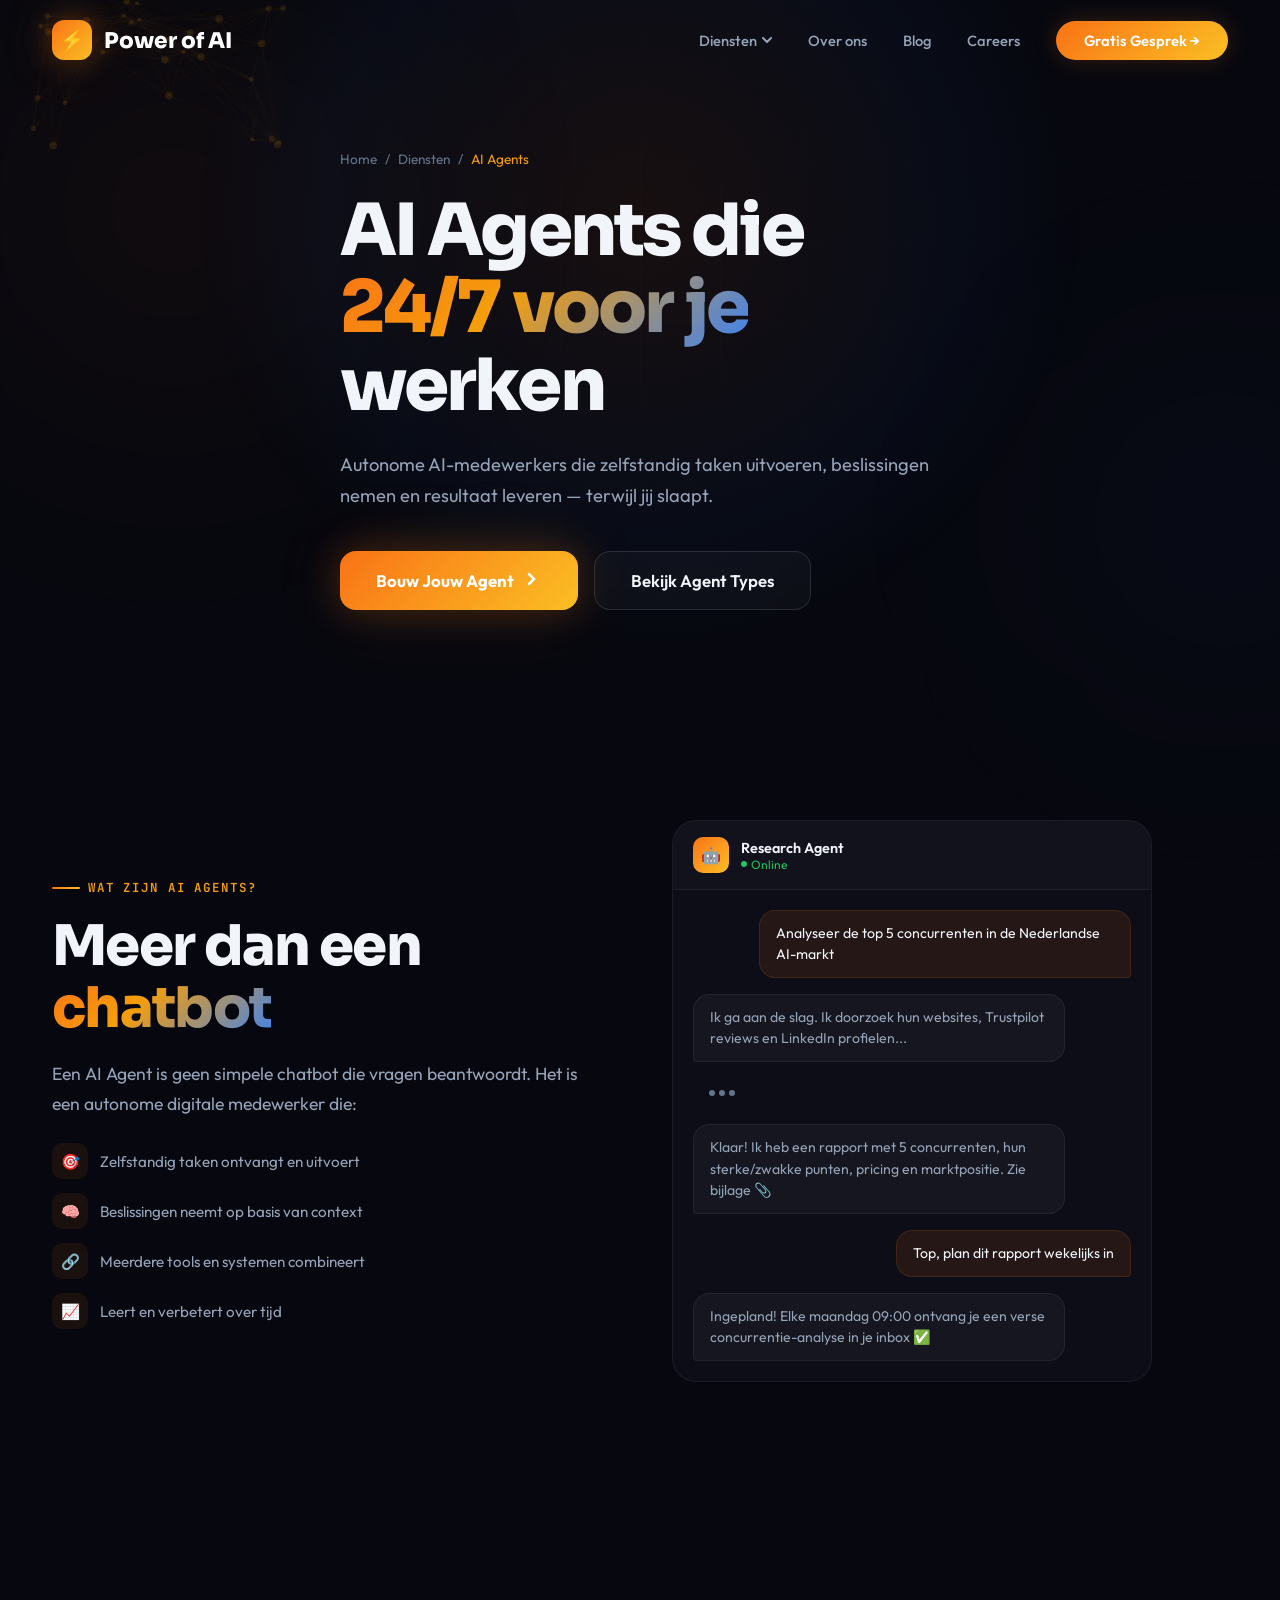
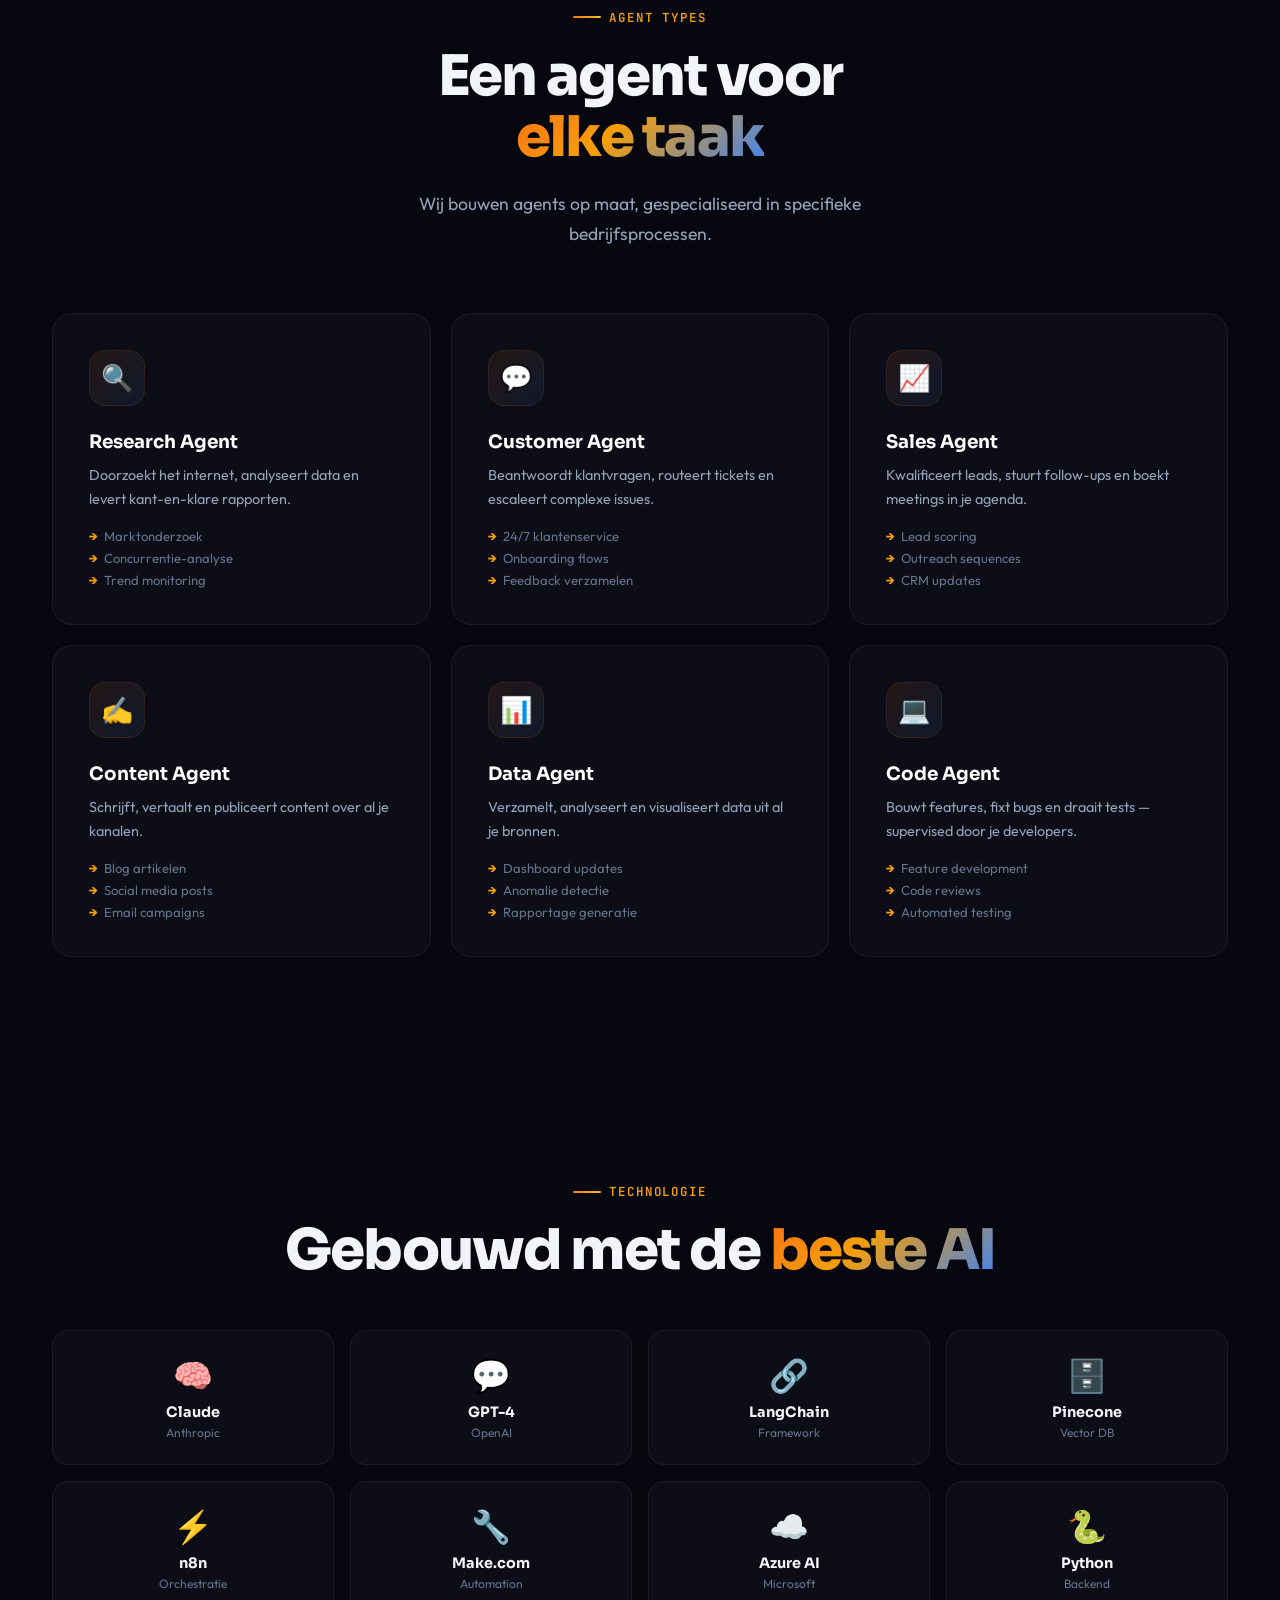
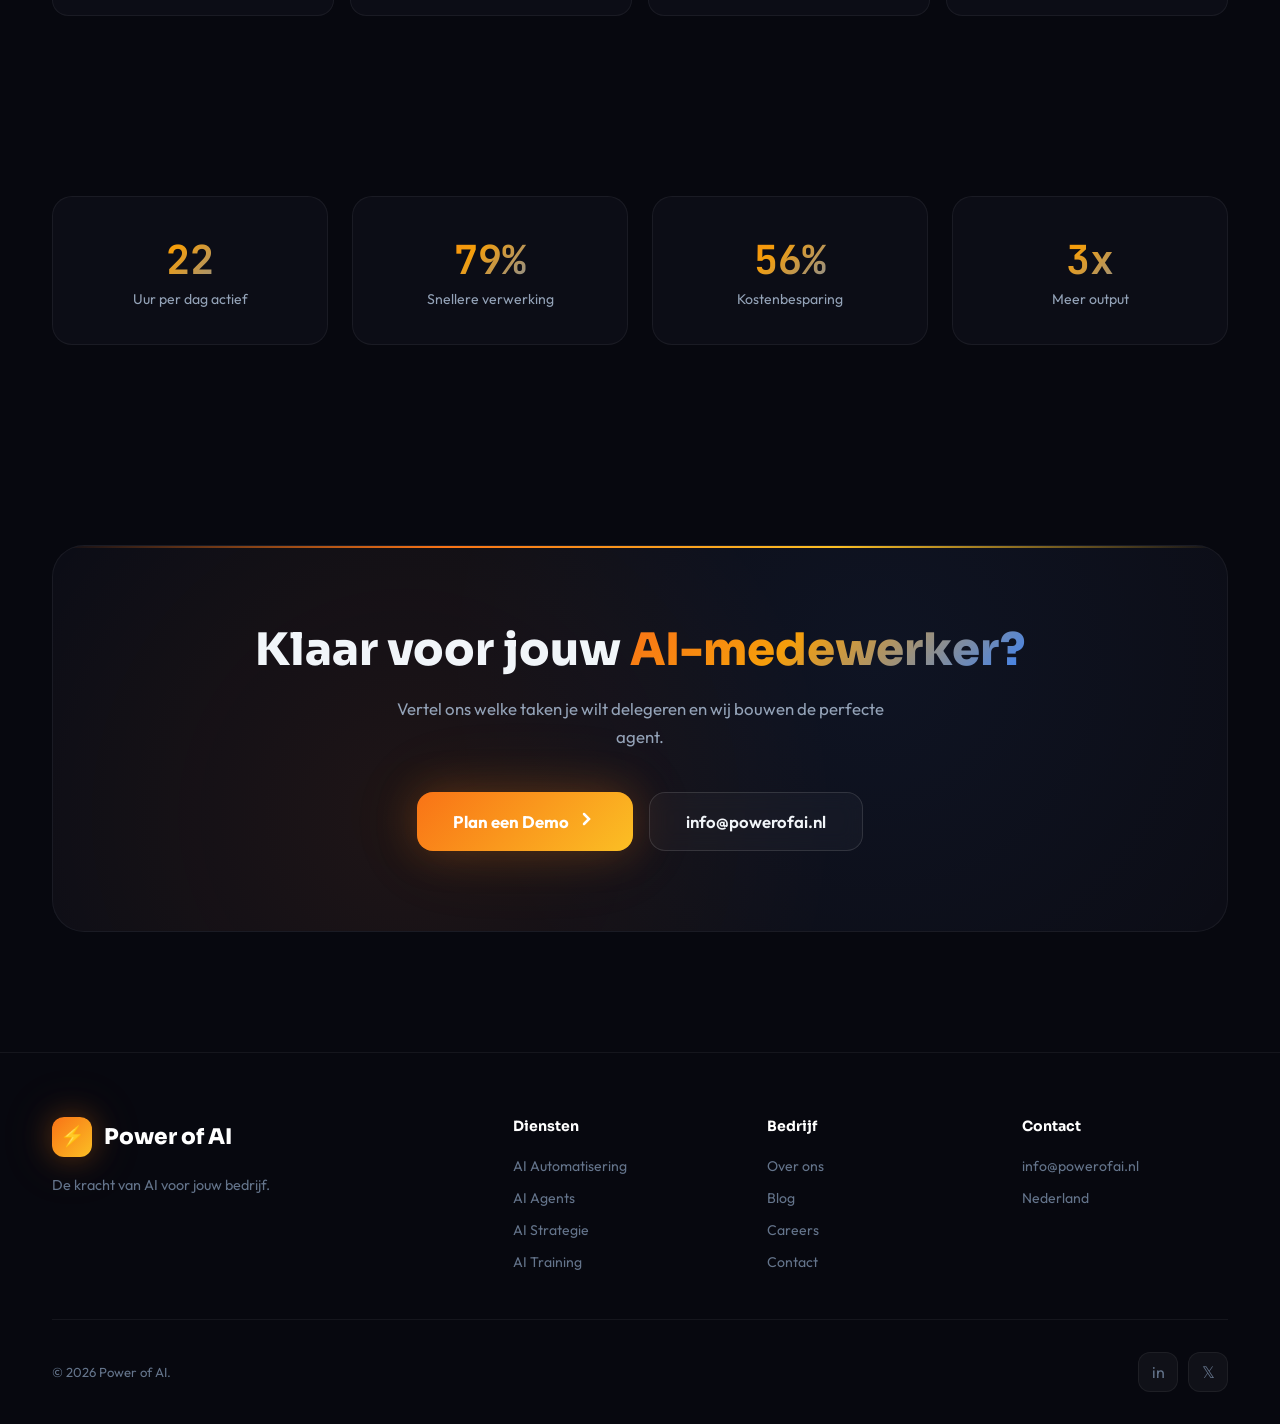
<file: diensten/ai-agents.html>
<!DOCTYPE html>
<html lang="nl">
<head>
    <meta charset="UTF-8">
    <meta name="viewport" content="width=device-width, initial-scale=1.0">
    <link rel="icon" type="image/svg+xml" href="/favicon.svg">
    <title>AI Agents — Power of AI</title>
    <meta name="description" content="Custom AI-agents die 24/7 zelfstandig taken uitvoeren. Van research tot klantcommunicatie — op autopilot.">
    <link rel="preconnect" href="https://fonts.googleapis.com">
    <link rel="preconnect" href="https://fonts.gstatic.com" crossorigin>
    <link href="https://fonts.googleapis.com/css2?family=Outfit:wght@300;400;500;600;700;800;900&family=Sora:wght@300;400;500;600;700;800&family=JetBrains+Mono:wght@400;500;600;700&display=swap" rel="stylesheet">
    <link rel="stylesheet" href="/css/shared.css">
    <style>
        .page-hero{min-height:80vh;display:flex;align-items:center;position:relative;z-index:1;padding:140px 0 100px;overflow:hidden}
        .page-hero-glow{position:absolute;top:30%;left:50%;transform:translate(-50%,-50%);width:900px;height:900px;background:radial-gradient(circle,rgba(249,115,22,0.07),rgba(59,130,246,0.04) 50%,transparent 70%);pointer-events:none}
        .page-hero-content{position:relative;z-index:2;max-width:750px}
        .page-hero-breadcrumb{display:flex;align-items:center;gap:8px;font-size:.85rem;color:var(--text-muted);margin-bottom:24px}
        .page-hero-breadcrumb a{color:var(--text-muted);text-decoration:none;transition:color .3s}
        .page-hero-breadcrumb a:hover{color:var(--amber)}
        .page-hero h1{font-family:'Sora',sans-serif;font-size:clamp(2.8rem,6vw,4.5rem);font-weight:800;line-height:1.08;letter-spacing:-.04em;margin-bottom:24px}
        .page-hero-desc{font-size:1.15rem;color:var(--text-secondary);line-height:1.7;margin-bottom:40px;max-width:600px}

        /* Neural network canvas */
        #neuralCanvas{position:absolute;inset:0;z-index:0;pointer-events:none;opacity:0.3}

        /* Agent type cards */
        .agents-section{padding:120px 0;position:relative;z-index:1}
        .agents-grid{display:grid;grid-template-columns:repeat(3,1fr);gap:20px}
        .agent-card{background:var(--bg-card);border:1px solid var(--border);border-radius:20px;padding:36px;transition:all .5s cubic-bezier(.16,1,.3,1);position:relative;overflow:hidden}
        .agent-card::before{content:'';position:absolute;inset:0;background:radial-gradient(circle at 50% 0%,var(--glow-amber),transparent 60%);opacity:0;transition:opacity .5s}
        .agent-card::after{content:'';position:absolute;top:0;left:0;right:0;height:2px;background:var(--gradient-main);transform:scaleX(0);transform-origin:left;transition:transform .5s cubic-bezier(.16,1,.3,1)}
        .agent-card:hover{transform:translateY(-8px);border-color:rgba(249,115,22,.15);box-shadow:0 25px 60px rgba(0,0,0,.3)}
        .agent-card:hover::before{opacity:1}
        .agent-card:hover::after{transform:scaleX(1)}
        .agent-icon{width:56px;height:56px;border-radius:16px;background:linear-gradient(135deg,rgba(249,115,22,.1),rgba(59,130,246,.1));border:1px solid rgba(249,115,22,.1);display:flex;align-items:center;justify-content:center;font-size:26px;margin-bottom:24px;position:relative;z-index:1;transition:all .4s}
        .agent-card:hover .agent-icon{box-shadow:0 0 30px rgba(249,115,22,.2);transform:scale(1.05)}
        .agent-title{font-family:'Sora',sans-serif;font-weight:700;font-size:1.15rem;color:white;margin-bottom:10px;position:relative;z-index:1}
        .agent-desc{font-size:.9rem;color:var(--text-secondary);line-height:1.7;margin-bottom:16px;position:relative;z-index:1}
        .agent-tasks{list-style:none;display:flex;flex-direction:column;gap:6px;position:relative;z-index:1}
        .agent-tasks li{font-size:.82rem;color:var(--text-muted);display:flex;align-items:center;gap:6px}
        .agent-tasks li::before{content:'→';color:var(--amber);font-weight:700}

        /* Chat demo */
        .demo-section{padding:120px 0;position:relative;z-index:1}
        .demo-grid{display:grid;grid-template-columns:1fr 1fr;gap:64px;align-items:center}
        .demo-chat{background:var(--bg-card);border:1px solid var(--border);border-radius:24px;overflow:hidden;max-width:480px}
        .demo-chat-header{padding:16px 20px;border-bottom:1px solid var(--border);display:flex;align-items:center;gap:12px;background:rgba(255,255,255,.02)}
        .demo-chat-avatar{width:36px;height:36px;border-radius:10px;background:var(--gradient-main);display:flex;align-items:center;justify-content:center;font-size:16px}
        .demo-chat-name{font-weight:600;font-size:.9rem}
        .demo-chat-status{font-size:.75rem;color:#22c55e;display:flex;align-items:center;gap:4px}
        .demo-chat-status::before{content:'';width:6px;height:6px;background:#22c55e;border-radius:50%}
        .demo-chat-body{padding:20px;display:flex;flex-direction:column;gap:16px;min-height:300px}
        .chat-msg{max-width:85%;padding:12px 16px;border-radius:16px;font-size:.88rem;line-height:1.5;animation:msgAppear .5s cubic-bezier(.16,1,.3,1) both}
        .chat-msg-user{background:rgba(249,115,22,.1);border:1px solid rgba(249,115,22,.15);align-self:flex-end;border-bottom-right-radius:4px;color:var(--text-primary)}
        .chat-msg-agent{background:rgba(255,255,255,.04);border:1px solid var(--border);align-self:flex-start;border-bottom-left-radius:4px;color:var(--text-secondary)}
        .chat-msg:nth-child(1){animation-delay:0s}
        .chat-msg:nth-child(2){animation-delay:.8s}
        .chat-msg:nth-child(3){animation-delay:1.8s}
        .chat-msg:nth-child(4){animation-delay:2.8s}
        .chat-msg:nth-child(5){animation-delay:4s}
        @keyframes msgAppear{from{opacity:0;transform:translateY(12px)}to{opacity:1;transform:translateY(0)}}
        .chat-typing{display:flex;gap:4px;align-self:flex-start;padding:12px 16px;animation:msgAppear .5s cubic-bezier(.16,1,.3,1) 3.5s both}
        .chat-typing span{width:6px;height:6px;border-radius:50%;background:var(--text-muted);animation:typingDot 1.4s infinite}
        .chat-typing span:nth-child(2){animation-delay:.2s}
        .chat-typing span:nth-child(3){animation-delay:.4s}
        @keyframes typingDot{0%,60%,100%{opacity:.3;transform:translateY(0)}30%{opacity:1;transform:translateY(-4px)}}

        /* Technologies */
        .tech-section{padding:100px 0;position:relative;z-index:1}
        .tech-grid{display:grid;grid-template-columns:repeat(4,1fr);gap:16px}
        .tech-card{background:var(--bg-card);border:1px solid var(--border);border-radius:16px;padding:24px;text-align:center;transition:all .3s}
        .tech-card:hover{border-color:rgba(249,115,22,.15);transform:translateY(-4px)}
        .tech-card-icon{font-size:2rem;margin-bottom:8px}
        .tech-card-name{font-family:'Sora',sans-serif;font-weight:700;font-size:.9rem}
        .tech-card-type{font-size:.75rem;color:var(--text-muted);margin-top:4px}

        /* Stats */
        .impact-section{padding:80px 0;position:relative;z-index:1}
        .impact-grid{display:grid;grid-template-columns:repeat(4,1fr);gap:24px}
        .impact-card{background:var(--bg-card);border:1px solid var(--border);border-radius:20px;padding:36px;text-align:center;transition:all .3s}
        .impact-card:hover{border-color:rgba(249,115,22,.15);box-shadow:0 0 30px rgba(249,115,22,.05)}
        .impact-val{font-family:'JetBrains Mono',monospace;font-size:2.5rem;font-weight:700;background:var(--gradient-mix);-webkit-background-clip:text;-webkit-text-fill-color:transparent;background-clip:text}
        .impact-label{font-size:.88rem;color:var(--text-secondary);margin-top:4px}

        /* CTA */
        .cta-section{padding:120px 0;position:relative;z-index:1}
        .cta-box{position:relative;border-radius:32px;padding:80px 64px;text-align:center;overflow:hidden;background:var(--bg-card);border:1px solid var(--border)}
        .cta-box::before{content:'';position:absolute;inset:0;background:radial-gradient(circle at 30% 70%,rgba(249,115,22,.08),transparent 50%),radial-gradient(circle at 70% 30%,rgba(59,130,246,.06),transparent 50%)}
        .cta-box::after{content:'';position:absolute;top:0;left:0;right:0;height:2px;background:linear-gradient(90deg,transparent,var(--orange),var(--amber-bright),transparent)}
        .cta-content{position:relative;z-index:1}
        .cta-title{font-family:'Sora',sans-serif;font-size:clamp(2rem,4vw,2.8rem);font-weight:800;line-height:1.1;margin-bottom:20px}
        .cta-desc{font-size:1.05rem;color:var(--text-secondary);line-height:1.7;max-width:500px;margin:0 auto 40px}
        .cta-buttons{display:flex;gap:16px;justify-content:center;flex-wrap:wrap}

        @media(max-width:1024px){.agents-grid{grid-template-columns:repeat(2,1fr)}.demo-grid{grid-template-columns:1fr}.tech-grid{grid-template-columns:repeat(2,1fr)}.impact-grid{grid-template-columns:repeat(2,1fr)}}
        @media(max-width:768px){.agents-grid{grid-template-columns:1fr}.impact-grid{grid-template-columns:1fr 1fr}.cta-box{padding:48px 24px}}
    </style>
</head>
<body>
    <div class="shooting-stars"><div class="shooting-star ss-1"></div><div class="shooting-star ss-2"></div><div class="shooting-star ss-3"></div></div>
    <div class="bg-effects"><div class="bg-orb bg-orb-1"></div><div class="bg-orb bg-orb-2"></div></div>
    <div class="bg-grid"></div>
    <div class="loader" id="loader"><div class="loader-logo">⚡</div><div class="loader-bar"><div class="loader-bar-fill"></div></div><div class="loader-text">Laden...</div></div>
    <div class="scroll-progress" id="scrollProgress"></div>
    <a href="#" class="back-to-top" id="backToTop">↑</a>

    <nav class="nav" id="nav"><div class="container"><div class="nav-inner">
        <a href="/" class="nav-logo"><div class="nav-logo-icon">⚡</div>Power of AI</a>
        <ul class="nav-links">
            <li class="nav-dropdown"><a href="/#diensten" class="nav-dropdown-toggle">Diensten <svg width="10" height="6" fill="none" stroke="currentColor" stroke-width="2" stroke-linecap="round"><path d="M1 1l4 4 4-4"/></svg></a><div class="nav-dropdown-menu"><a href="/diensten/ai-automatisering.html">AI Automatisering</a><a href="/diensten/ai-agents.html">AI Agents</a><a href="/diensten/ai-strategie.html">AI Strategie</a><a href="/diensten/ai-training.html">AI Training</a></div></li>
            <li><a href="/over-ons.html">Over ons</a></li>
            <li><a href="/blog.html">Blog</a></li>
            <li><a href="/careers.html">Careers</a></li>
            <li><a href="/contact.html" class="nav-cta">Gratis Gesprek →</a></li>
        </ul>
        <button class="mobile-toggle" onclick="toggleMobile()" aria-label="Menu"><span></span><span></span><span></span></button>
    </div></div></nav>

    <!-- HERO -->
    <section class="page-hero">
        <div class="page-hero-glow"></div>
        <canvas id="neuralCanvas"></canvas>
        <div class="container">
            <div class="page-hero-content">
                <div class="page-hero-breadcrumb reveal"><a href="/">Home</a><span>/</span><a href="/#diensten">Diensten</a><span>/</span><span style="color:var(--amber)">AI Agents</span></div>
                <h1 class="reveal">AI Agents die<br><span class="gradient-text">24/7 voor je</span><br>werken</h1>
                <p class="page-hero-desc reveal">Autonome AI-medewerkers die zelfstandig taken uitvoeren, beslissingen nemen en resultaat leveren — terwijl jij slaapt.</p>
                <div class="reveal" style="display:flex;gap:16px;flex-wrap:wrap">
                    <a href="/contact.html" class="btn-glow">Bouw Jouw Agent <svg width="18" height="18" fill="none" stroke="currentColor" stroke-width="2.5" stroke-linecap="round"><path d="M5 12l5-5-5-5"/></svg></a>
                    <a href="#agents" class="btn-ghost">Bekijk Agent Types</a>
                </div>
            </div>
        </div>
    </section>

    <!-- WHAT ARE AI AGENTS -->
    <section style="padding:100px 0;position:relative;z-index:1">
        <div class="container">
            <div style="display:grid;grid-template-columns:1fr 1fr;gap:64px;align-items:center">
                <div>
                    <div class="section-tag reveal"><span class="section-tag-line"></span>Wat Zijn AI Agents?</div>
                    <h2 class="section-heading reveal">Meer dan een<br><span class="gradient-text">chatbot</span></h2>
                    <p class="section-desc reveal" style="margin-bottom:24px">Een AI Agent is geen simpele chatbot die vragen beantwoordt. Het is een autonome digitale medewerker die:</p>
                    <ul class="reveal" style="list-style:none;display:flex;flex-direction:column;gap:14px">
                        <li style="display:flex;align-items:center;gap:12px;color:var(--text-secondary);font-size:.95rem"><span style="width:36px;height:36px;border-radius:10px;background:rgba(249,115,22,.08);display:flex;align-items:center;justify-content:center;flex-shrink:0">🎯</span> Zelfstandig taken ontvangt en uitvoert</li>
                        <li style="display:flex;align-items:center;gap:12px;color:var(--text-secondary);font-size:.95rem"><span style="width:36px;height:36px;border-radius:10px;background:rgba(249,115,22,.08);display:flex;align-items:center;justify-content:center;flex-shrink:0">🧠</span> Beslissingen neemt op basis van context</li>
                        <li style="display:flex;align-items:center;gap:12px;color:var(--text-secondary);font-size:.95rem"><span style="width:36px;height:36px;border-radius:10px;background:rgba(249,115,22,.08);display:flex;align-items:center;justify-content:center;flex-shrink:0">🔗</span> Meerdere tools en systemen combineert</li>
                        <li style="display:flex;align-items:center;gap:12px;color:var(--text-secondary);font-size:.95rem"><span style="width:36px;height:36px;border-radius:10px;background:rgba(249,115,22,.08);display:flex;align-items:center;justify-content:center;flex-shrink:0">📈</span> Leert en verbetert over tijd</li>
                    </ul>
                </div>
                <div class="demo-chat reveal">
                    <div class="demo-chat-header">
                        <div class="demo-chat-avatar">🤖</div>
                        <div><div class="demo-chat-name">Research Agent</div><div class="demo-chat-status">Online</div></div>
                    </div>
                    <div class="demo-chat-body">
                        <div class="chat-msg chat-msg-user">Analyseer de top 5 concurrenten in de Nederlandse AI-markt</div>
                        <div class="chat-msg chat-msg-agent">Ik ga aan de slag. Ik doorzoek hun websites, Trustpilot reviews en LinkedIn profielen...</div>
                        <div class="chat-typing"><span></span><span></span><span></span></div>
                        <div class="chat-msg chat-msg-agent">Klaar! Ik heb een rapport met 5 concurrenten, hun sterke/zwakke punten, pricing en marktpositie. Zie bijlage 📎</div>
                        <div class="chat-msg chat-msg-user">Top, plan dit rapport wekelijks in</div>
                        <div class="chat-msg chat-msg-agent">Ingepland! Elke maandag 09:00 ontvang je een verse concurrentie-analyse in je inbox ✅</div>
                    </div>
                </div>
            </div>
        </div>
    </section>

    <!-- AGENT TYPES -->
    <section class="agents-section" id="agents">
        <div class="container">
            <div style="text-align:center;margin-bottom:64px">
                <div class="section-tag reveal"><span class="section-tag-line"></span>Agent Types</div>
                <h2 class="section-heading reveal">Een agent voor<br><span class="gradient-text">elke taak</span></h2>
                <p class="section-desc reveal" style="margin:0 auto">Wij bouwen agents op maat, gespecialiseerd in specifieke bedrijfsprocessen.</p>
            </div>
            <div class="agents-grid">
                <div class="agent-card reveal">
                    <div class="agent-icon">🔍</div>
                    <h3 class="agent-title">Research Agent</h3>
                    <p class="agent-desc">Doorzoekt het internet, analyseert data en levert kant-en-klare rapporten.</p>
                    <ul class="agent-tasks"><li>Marktonderzoek</li><li>Concurrentie-analyse</li><li>Trend monitoring</li></ul>
                </div>
                <div class="agent-card reveal">
                    <div class="agent-icon">💬</div>
                    <h3 class="agent-title">Customer Agent</h3>
                    <p class="agent-desc">Beantwoordt klantvragen, routeert tickets en escaleert complexe issues.</p>
                    <ul class="agent-tasks"><li>24/7 klantenservice</li><li>Onboarding flows</li><li>Feedback verzamelen</li></ul>
                </div>
                <div class="agent-card reveal">
                    <div class="agent-icon">📈</div>
                    <h3 class="agent-title">Sales Agent</h3>
                    <p class="agent-desc">Kwalificeert leads, stuurt follow-ups en boekt meetings in je agenda.</p>
                    <ul class="agent-tasks"><li>Lead scoring</li><li>Outreach sequences</li><li>CRM updates</li></ul>
                </div>
                <div class="agent-card reveal">
                    <div class="agent-icon">✍️</div>
                    <h3 class="agent-title">Content Agent</h3>
                    <p class="agent-desc">Schrijft, vertaalt en publiceert content over al je kanalen.</p>
                    <ul class="agent-tasks"><li>Blog artikelen</li><li>Social media posts</li><li>Email campaigns</li></ul>
                </div>
                <div class="agent-card reveal">
                    <div class="agent-icon">📊</div>
                    <h3 class="agent-title">Data Agent</h3>
                    <p class="agent-desc">Verzamelt, analyseert en visualiseert data uit al je bronnen.</p>
                    <ul class="agent-tasks"><li>Dashboard updates</li><li>Anomalie detectie</li><li>Rapportage generatie</li></ul>
                </div>
                <div class="agent-card reveal">
                    <div class="agent-icon">💻</div>
                    <h3 class="agent-title">Code Agent</h3>
                    <p class="agent-desc">Bouwt features, fixt bugs en draait tests — supervised door je developers.</p>
                    <ul class="agent-tasks"><li>Feature development</li><li>Code reviews</li><li>Automated testing</li></ul>
                </div>
            </div>
        </div>
    </section>

    <!-- TECHNOLOGIES -->
    <section class="tech-section">
        <div class="container">
            <div style="text-align:center;margin-bottom:48px">
                <div class="section-tag reveal"><span class="section-tag-line"></span>Technologie</div>
                <h2 class="section-heading reveal">Gebouwd met de <span class="gradient-text">beste AI</span></h2>
            </div>
            <div class="tech-grid">
                <div class="tech-card reveal"><div class="tech-card-icon">🧠</div><div class="tech-card-name">Claude</div><div class="tech-card-type">Anthropic</div></div>
                <div class="tech-card reveal"><div class="tech-card-icon">💬</div><div class="tech-card-name">GPT-4</div><div class="tech-card-type">OpenAI</div></div>
                <div class="tech-card reveal"><div class="tech-card-icon">🔗</div><div class="tech-card-name">LangChain</div><div class="tech-card-type">Framework</div></div>
                <div class="tech-card reveal"><div class="tech-card-icon">🗄️</div><div class="tech-card-name">Pinecone</div><div class="tech-card-type">Vector DB</div></div>
                <div class="tech-card reveal"><div class="tech-card-icon">⚡</div><div class="tech-card-name">n8n</div><div class="tech-card-type">Orchestratie</div></div>
                <div class="tech-card reveal"><div class="tech-card-icon">🔧</div><div class="tech-card-name">Make.com</div><div class="tech-card-type">Automation</div></div>
                <div class="tech-card reveal"><div class="tech-card-icon">☁️</div><div class="tech-card-name">Azure AI</div><div class="tech-card-type">Microsoft</div></div>
                <div class="tech-card reveal"><div class="tech-card-icon">🐍</div><div class="tech-card-name">Python</div><div class="tech-card-type">Backend</div></div>
            </div>
        </div>
    </section>

    <!-- IMPACT STATS -->
    <section class="impact-section">
        <div class="container">
            <div class="impact-grid">
                <div class="impact-card reveal"><div class="impact-val" data-target="24">0</div><div class="impact-label">Uur per dag actief</div></div>
                <div class="impact-card reveal"><div class="impact-val" data-target="85">0%</div><div class="impact-label">Snellere verwerking</div></div>
                <div class="impact-card reveal"><div class="impact-val" data-target="60">0%</div><div class="impact-label">Kostenbesparing</div></div>
                <div class="impact-card reveal"><div class="impact-val" data-target="3">0x</div><div class="impact-label">Meer output</div></div>
            </div>
        </div>
    </section>

    <!-- CTA -->
    <section class="cta-section">
        <div class="container"><div class="cta-box reveal"><div class="cta-content">
            <h2 class="cta-title">Klaar voor jouw <span class="gradient-text">AI-medewerker?</span></h2>
            <p class="cta-desc">Vertel ons welke taken je wilt delegeren en wij bouwen de perfecte agent.</p>
            <div class="cta-buttons">
                <a href="/contact.html" class="btn-glow">Plan een Demo <svg width="18" height="18" fill="none" stroke="currentColor" stroke-width="2.5" stroke-linecap="round"><path d="M5 12l5-5-5-5"/></svg></a>
                <a href="mailto:info@powerofai.nl" class="btn-ghost">info@powerofai.nl</a>
            </div>
        </div></div></div>
    </section>

    <footer class="footer"><div class="container">
        <div class="footer-grid">
            <div><a href="/" class="nav-logo"><div class="nav-logo-icon">⚡</div>Power of AI</a><p class="footer-desc">De kracht van AI voor jouw bedrijf.</p></div>
            <div><h4 class="footer-heading">Diensten</h4><ul class="footer-list"><li><a href="/diensten/ai-automatisering.html">AI Automatisering</a></li><li><a href="/diensten/ai-agents.html">AI Agents</a></li><li><a href="/diensten/ai-strategie.html">AI Strategie</a></li><li><a href="/diensten/ai-training.html">AI Training</a></li></ul></div>
            <div><h4 class="footer-heading">Bedrijf</h4><ul class="footer-list"><li><a href="/over-ons.html">Over ons</a></li><li><a href="/blog.html">Blog</a></li><li><a href="/careers.html">Careers</a></li><li><a href="/contact.html">Contact</a></li></ul></div>
            <div><h4 class="footer-heading">Contact</h4><ul class="footer-list"><li><a href="mailto:info@powerofai.nl">info@powerofai.nl</a></li><li><a href="#">Nederland</a></li></ul></div>
        </div>
        <div class="footer-bottom"><span>&copy; 2026 Power of AI.</span><div class="footer-socials"><a href="#" class="footer-social">in</a><a href="#" class="footer-social">𝕏</a></div></div>
    </div></footer>

    <script src="/js/shared.js"></script>
    <script>
        // Neural network animation
        const canvas = document.getElementById('neuralCanvas');
        if(canvas){
            const ctx = canvas.getContext('2d');
            let nodes = [];
            function resize(){canvas.width=canvas.offsetWidth;canvas.height=canvas.offsetHeight}
            resize(); window.addEventListener('resize',resize);
            for(let i=0;i<30;i++) nodes.push({x:Math.random()*canvas.width,y:Math.random()*canvas.height,vx:(Math.random()-.5)*.5,vy:(Math.random()-.5)*.5,r:2+Math.random()*2});
            function drawNetwork(){
                ctx.clearRect(0,0,canvas.width,canvas.height);
                nodes.forEach(n=>{
                    n.x+=n.vx;n.y+=n.vy;
                    if(n.x<0||n.x>canvas.width)n.vx*=-1;
                    if(n.y<0||n.y>canvas.height)n.vy*=-1;
                    ctx.beginPath();ctx.arc(n.x,n.y,n.r,0,Math.PI*2);
                    ctx.fillStyle='rgba(245,158,11,0.4)';ctx.fill();
                });
                for(let i=0;i<nodes.length;i++){
                    for(let j=i+1;j<nodes.length;j++){
                        const dx=nodes[i].x-nodes[j].x,dy=nodes[i].y-nodes[j].y;
                        const dist=Math.sqrt(dx*dx+dy*dy);
                        if(dist<200){
                            ctx.beginPath();ctx.moveTo(nodes[i].x,nodes[i].y);ctx.lineTo(nodes[j].x,nodes[j].y);
                            ctx.strokeStyle=`rgba(245,158,11,${.1*(1-dist/200)})`;ctx.lineWidth=1;ctx.stroke();
                        }
                    }
                }
                requestAnimationFrame(drawNetwork);
            }
            drawNetwork();
        }

        // Counter for impact stats
        document.querySelectorAll('.impact-val').forEach(el=>{
            const obs=new IntersectionObserver(entries=>{entries.forEach(e=>{if(e.isIntersecting){
                const target=parseInt(el.dataset.target);const suffix=el.textContent.replace(/[0-9]/g,'');
                const dur=2000;const start=performance.now();
                function tick(now){const p=Math.min((now-start)/dur,1);const eased=1-Math.pow(1-p,3);el.textContent=Math.round(eased*target)+suffix;if(p<1)requestAnimationFrame(tick)}
                requestAnimationFrame(tick);obs.unobserve(el);
            }})},{threshold:.5});
            obs.observe(el);
        });
    </script>
</body>
</html>
</file>
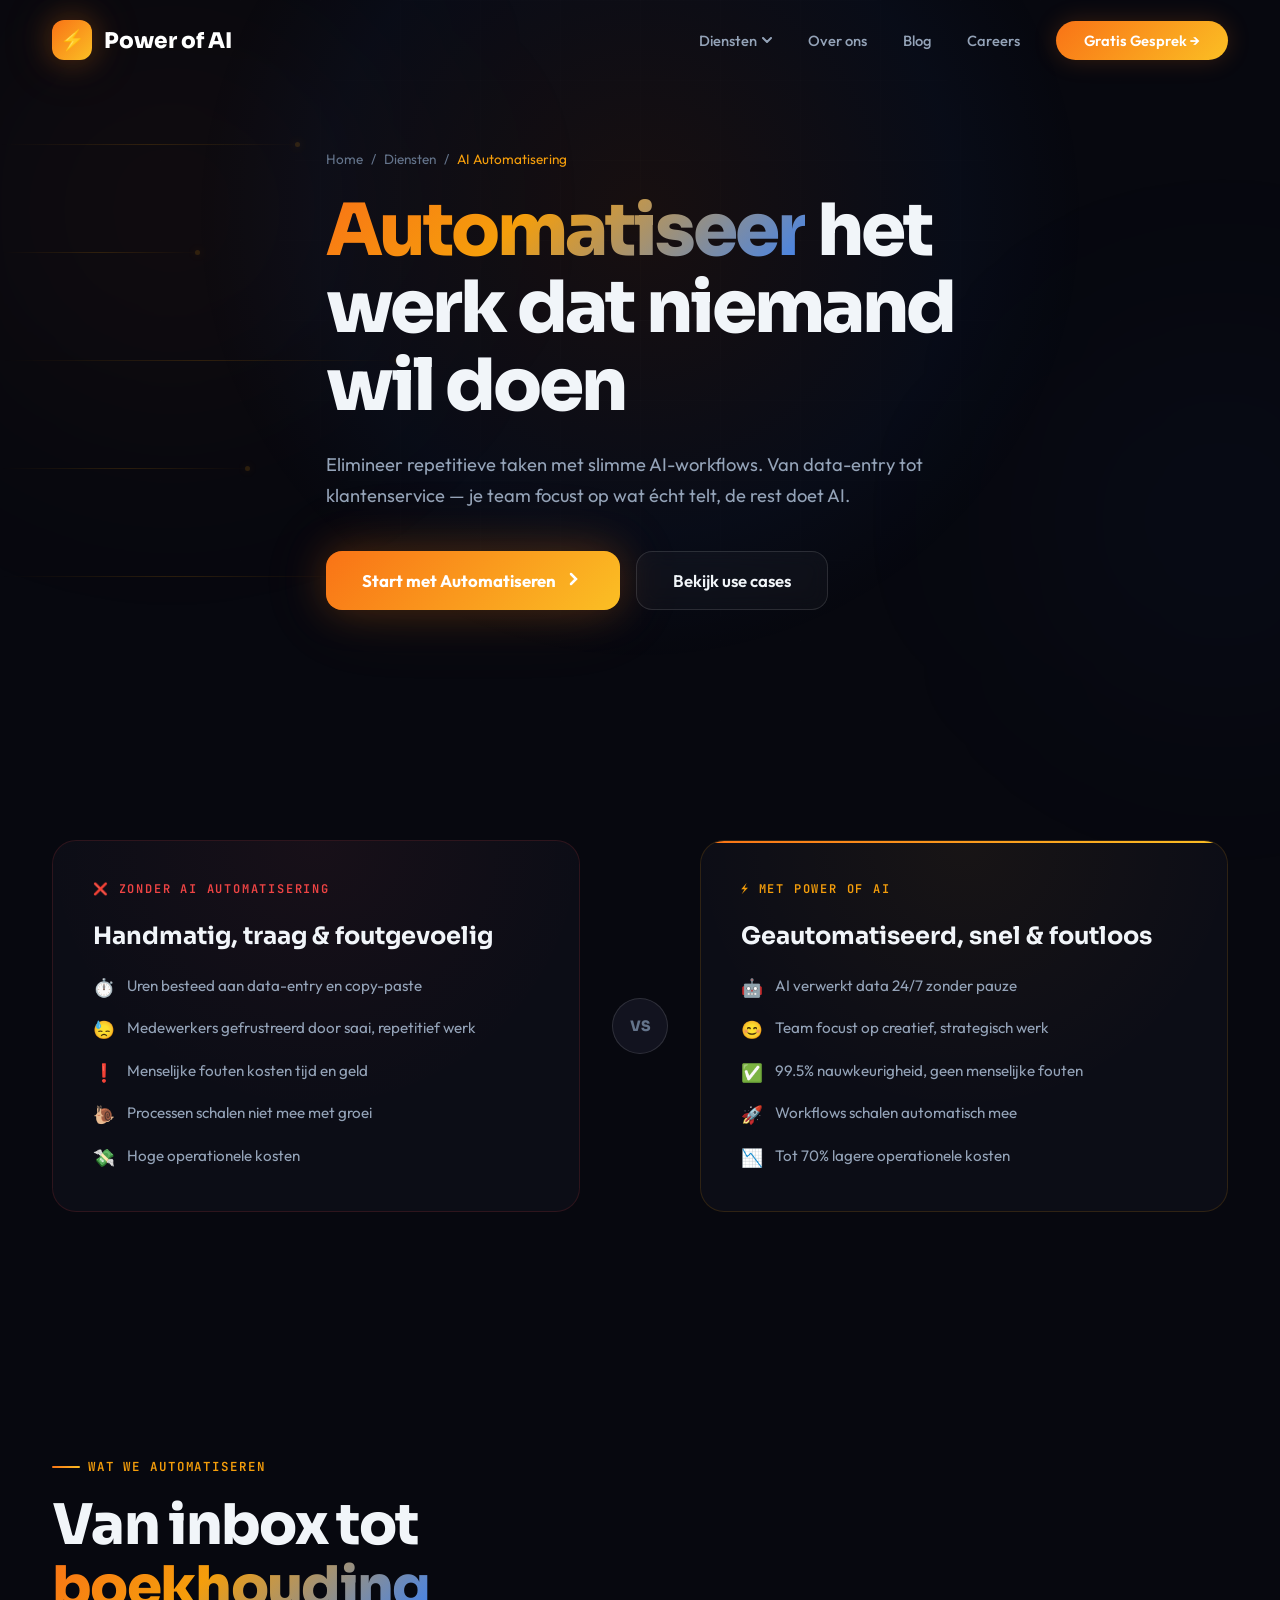
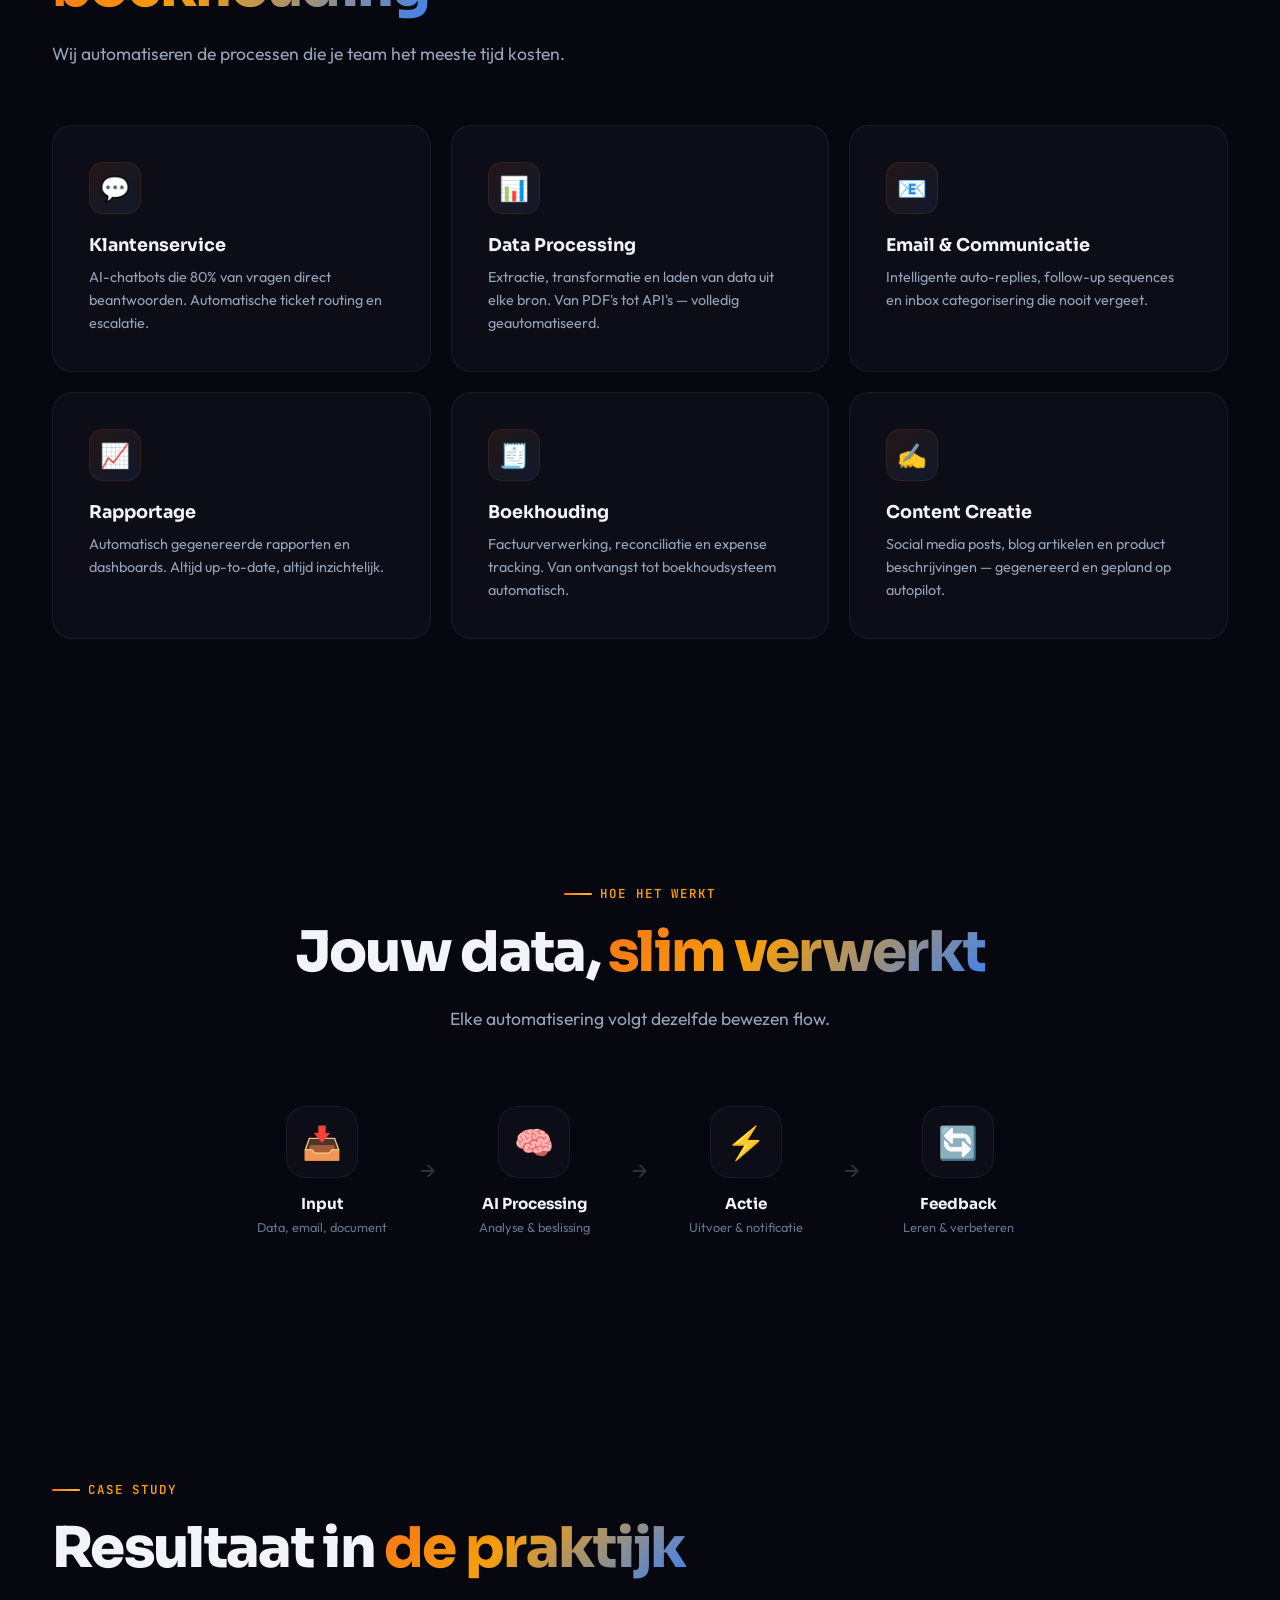
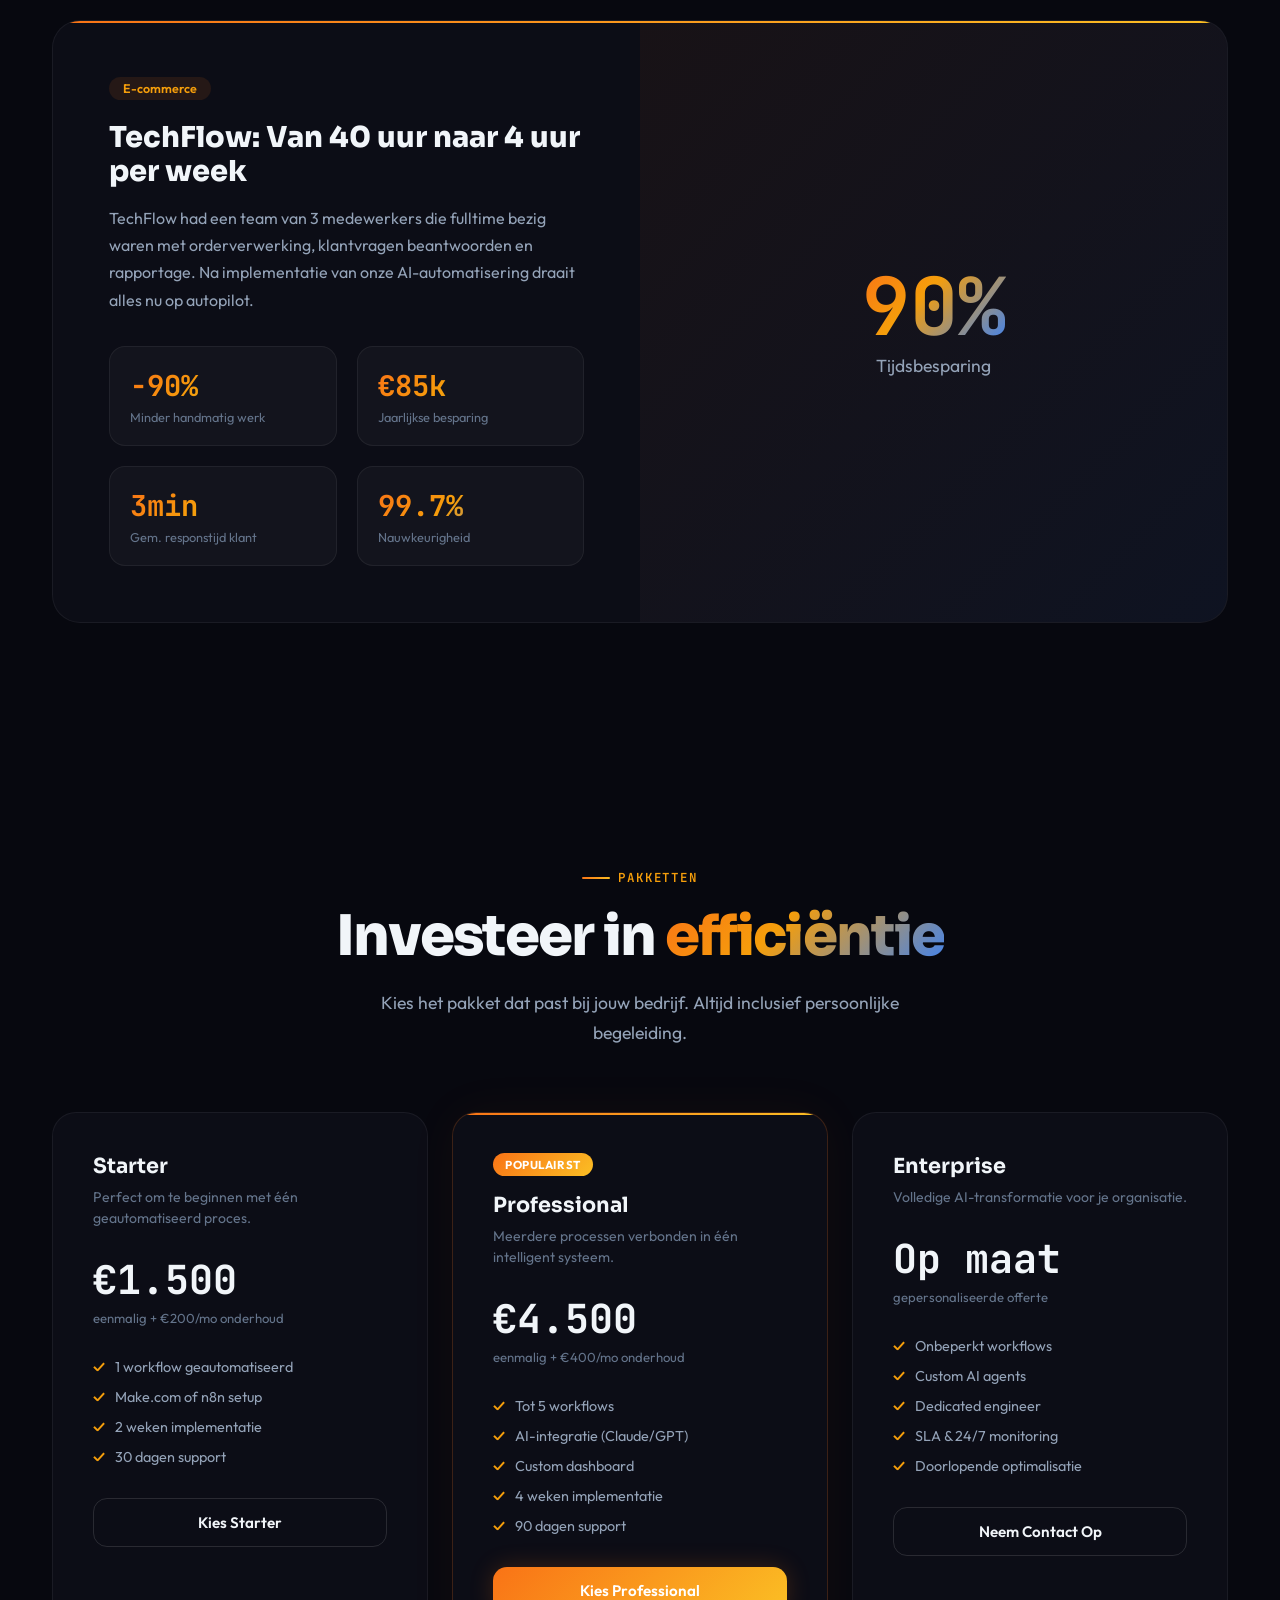
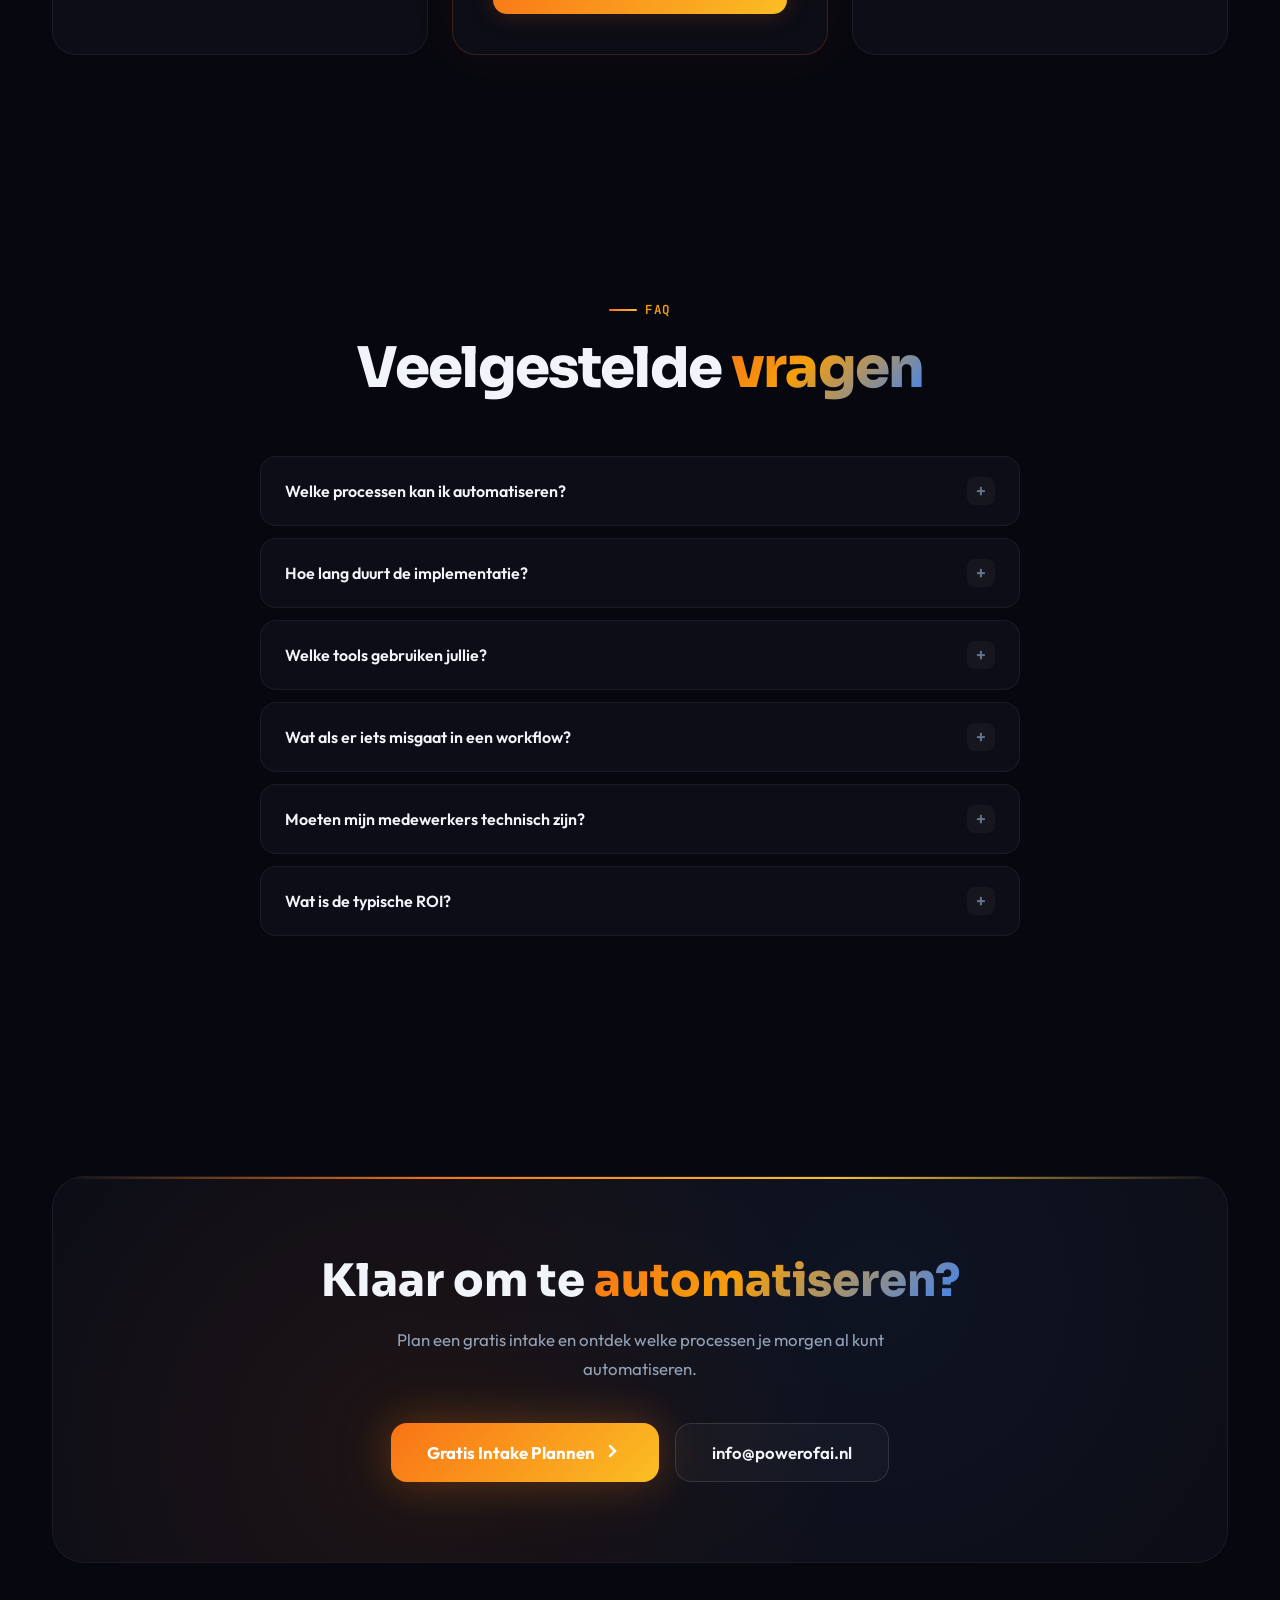
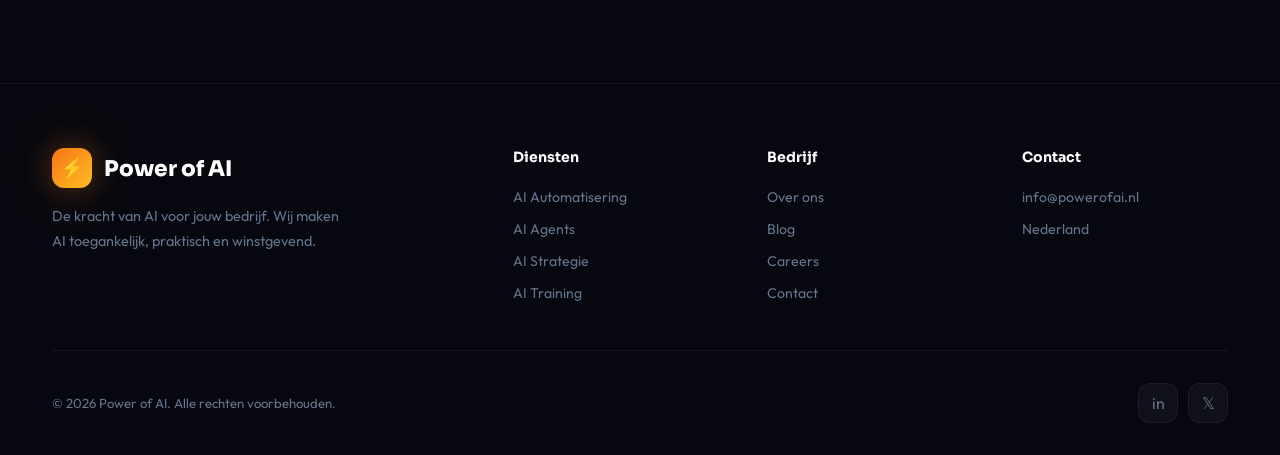
<file: diensten/ai-automatisering.html>
<!DOCTYPE html>
<html lang="nl">
<head>
    <meta charset="UTF-8">
    <meta name="viewport" content="width=device-width, initial-scale=1.0">
    <link rel="icon" type="image/svg+xml" href="/favicon.svg">
    <title>AI Automatisering — Power of AI</title>
    <meta name="description" content="Elimineer repetitieve taken met slimme AI-workflows. Van klantenservice tot dataverwerking — bespaar uren per week.">
    <link rel="preconnect" href="https://fonts.googleapis.com">
    <link rel="preconnect" href="https://fonts.gstatic.com" crossorigin>
    <link href="https://fonts.googleapis.com/css2?family=Outfit:wght@300;400;500;600;700;800;900&family=Sora:wght@300;400;500;600;700;800&family=JetBrains+Mono:wght@400;500;600;700&display=swap" rel="stylesheet">
    <link rel="stylesheet" href="/css/shared.css">
    <style>
        /* ===== DATA FLOW HERO ===== */
        .page-hero {
            min-height: 80vh;
            display: flex;
            align-items: center;
            position: relative;
            z-index: 1;
            padding: 140px 0 100px;
            overflow: hidden;
        }

        .page-hero-glow {
            position: absolute;
            top: 30%; left: 50%;
            transform: translate(-50%, -50%);
            width: 900px; height: 900px;
            background: radial-gradient(circle, rgba(249,115,22,0.07), rgba(59,130,246,0.04) 50%, transparent 70%);
            pointer-events: none;
        }

        /* Flowing data lines */
        .flow-lines {
            position: absolute;
            inset: 0;
            overflow: hidden;
            pointer-events: none;
        }

        .flow-line {
            position: absolute;
            height: 1px;
            background: linear-gradient(90deg, transparent, var(--amber), transparent);
            opacity: 0.15;
            animation: flowAcross linear infinite;
        }

        .fl-1 { top: 20%; width: 300px; animation-duration: 8s; }
        .fl-2 { top: 35%; width: 200px; animation-duration: 6s; animation-delay: 2s; }
        .fl-3 { top: 50%; width: 400px; animation-duration: 10s; animation-delay: 1s; }
        .fl-4 { top: 65%; width: 250px; animation-duration: 7s; animation-delay: 3s; }
        .fl-5 { top: 80%; width: 350px; animation-duration: 9s; animation-delay: 5s; }

        @keyframes flowAcross {
            0% { left: -400px; opacity: 0; }
            10% { opacity: 0.2; }
            90% { opacity: 0.2; }
            100% { left: 100%; opacity: 0; }
        }

        /* Flow dots on lines */
        .flow-line::after {
            content: '';
            position: absolute;
            right: 0;
            top: -2px;
            width: 5px; height: 5px;
            border-radius: 50%;
            background: var(--amber);
            box-shadow: 0 0 10px var(--amber);
        }

        .page-hero-content {
            position: relative;
            z-index: 2;
            max-width: 750px;
        }

        .page-hero-breadcrumb {
            display: flex;
            align-items: center;
            gap: 8px;
            font-size: 0.85rem;
            color: var(--text-muted);
            margin-bottom: 24px;
        }

        .page-hero-breadcrumb a {
            color: var(--text-muted);
            text-decoration: none;
            transition: color 0.3s;
        }

        .page-hero-breadcrumb a:hover { color: var(--amber); }

        .page-hero h1 {
            font-family: 'Sora', sans-serif;
            font-size: clamp(2.8rem, 6vw, 4.5rem);
            font-weight: 800;
            line-height: 1.08;
            letter-spacing: -0.04em;
            margin-bottom: 24px;
        }

        .page-hero-desc {
            font-size: 1.15rem;
            color: var(--text-secondary);
            line-height: 1.7;
            margin-bottom: 40px;
            max-width: 600px;
        }

        /* ===== COMPARISON ===== */
        .comparison {
            padding: 120px 0;
            position: relative;
            z-index: 1;
        }

        .comparison-grid {
            display: grid;
            grid-template-columns: 1fr auto 1fr;
            gap: 32px;
            align-items: stretch;
        }

        .compare-card {
            background: var(--bg-card);
            border: 1px solid var(--border);
            border-radius: 24px;
            padding: 40px;
            position: relative;
            overflow: hidden;
        }

        .compare-card.negative {
            border-color: rgba(239,68,68,0.15);
        }

        .compare-card.negative::before {
            content: '';
            position: absolute;
            inset: 0;
            background: radial-gradient(circle at 50% 0%, rgba(239,68,68,0.05), transparent 60%);
        }

        .compare-card.positive {
            border-color: rgba(245,158,11,0.15);
        }

        .compare-card.positive::before {
            content: '';
            position: absolute;
            inset: 0;
            background: radial-gradient(circle at 50% 0%, rgba(245,158,11,0.05), transparent 60%);
        }

        .compare-card.positive::after {
            content: '';
            position: absolute;
            top: 0; left: 0; right: 0;
            height: 2px;
            background: var(--gradient-main);
        }

        .compare-label {
            font-family: 'JetBrains Mono', monospace;
            font-size: 0.75rem;
            text-transform: uppercase;
            letter-spacing: 0.15em;
            margin-bottom: 24px;
            font-weight: 600;
        }

        .compare-card.negative .compare-label { color: #ef4444; }
        .compare-card.positive .compare-label { color: var(--amber); }

        .compare-title {
            font-family: 'Sora', sans-serif;
            font-size: 1.5rem;
            font-weight: 700;
            margin-bottom: 24px;
            position: relative;
            z-index: 1;
        }

        .compare-list {
            list-style: none;
            display: flex;
            flex-direction: column;
            gap: 16px;
            position: relative;
            z-index: 1;
        }

        .compare-list li {
            display: flex;
            align-items: flex-start;
            gap: 12px;
            font-size: 0.95rem;
            color: var(--text-secondary);
            line-height: 1.5;
        }

        .compare-list li span {
            flex-shrink: 0;
            font-size: 1.1rem;
        }

        .compare-vs {
            display: flex;
            align-items: center;
            justify-content: center;
        }

        .compare-vs-circle {
            width: 56px; height: 56px;
            border-radius: 50%;
            background: var(--bg-elevated);
            border: 1px solid var(--border-hover);
            display: flex;
            align-items: center;
            justify-content: center;
            font-family: 'Sora', sans-serif;
            font-weight: 800;
            font-size: 0.9rem;
            color: var(--text-muted);
        }

        /* ===== USE CASES ===== */
        .usecases {
            padding: 120px 0;
            position: relative;
            z-index: 1;
        }

        .usecases-grid {
            display: grid;
            grid-template-columns: repeat(3, 1fr);
            gap: 20px;
        }

        .usecase-card {
            background: var(--bg-card);
            border: 1px solid var(--border);
            border-radius: 20px;
            padding: 36px;
            transition: all 0.5s cubic-bezier(0.16, 1, 0.3, 1);
            position: relative;
            overflow: hidden;
        }

        .usecase-card::before {
            content: '';
            position: absolute;
            inset: 0;
            background: radial-gradient(circle at 50% 0%, var(--glow-amber), transparent 60%);
            opacity: 0;
            transition: opacity 0.5s;
        }

        .usecase-card:hover {
            transform: translateY(-6px);
            border-color: rgba(249,115,22,0.15);
            box-shadow: 0 20px 50px rgba(0,0,0,0.3);
        }

        .usecase-card:hover::before { opacity: 1; }

        .usecase-icon {
            width: 52px; height: 52px;
            border-radius: 14px;
            background: linear-gradient(135deg, rgba(249,115,22,0.1), rgba(59,130,246,0.1));
            border: 1px solid rgba(249,115,22,0.1);
            display: flex;
            align-items: center;
            justify-content: center;
            font-size: 24px;
            margin-bottom: 20px;
            position: relative;
            z-index: 1;
        }

        .usecase-title {
            font-family: 'Sora', sans-serif;
            font-weight: 700;
            font-size: 1.1rem;
            margin-bottom: 10px;
            position: relative;
            z-index: 1;
        }

        .usecase-desc {
            font-size: 0.9rem;
            color: var(--text-secondary);
            line-height: 1.6;
            position: relative;
            z-index: 1;
        }

        /* ===== PIPELINE ===== */
        .pipeline {
            padding: 120px 0;
            position: relative;
            z-index: 1;
        }

        .pipeline-header { text-align: center; margin-bottom: 72px; }
        .pipeline-header .section-desc { margin: 0 auto; }

        .pipeline-flow {
            display: flex;
            align-items: center;
            justify-content: center;
            gap: 0;
            flex-wrap: wrap;
        }

        .pipeline-step {
            text-align: center;
            flex: 0 0 180px;
        }

        .pipeline-step-icon {
            width: 72px; height: 72px;
            border-radius: 20px;
            background: var(--bg-card);
            border: 1px solid var(--border);
            display: flex;
            align-items: center;
            justify-content: center;
            font-size: 32px;
            margin: 0 auto 16px;
            transition: all 0.4s;
        }

        .pipeline-step:hover .pipeline-step-icon {
            background: var(--gradient-main);
            border-color: transparent;
            box-shadow: 0 0 30px rgba(249,115,22,0.3);
            transform: scale(1.08);
        }

        .pipeline-step-title {
            font-family: 'Sora', sans-serif;
            font-weight: 700;
            font-size: 0.95rem;
            margin-bottom: 6px;
        }

        .pipeline-step-desc {
            font-size: 0.8rem;
            color: var(--text-muted);
        }

        .pipeline-arrow {
            font-size: 1.5rem;
            color: var(--text-muted);
            flex-shrink: 0;
            padding: 0 8px;
            opacity: 0.4;
        }

        /* ===== CASE STUDY ===== */
        .case-study {
            padding: 120px 0;
            position: relative;
            z-index: 1;
        }

        .case-card {
            background: var(--bg-card);
            border: 1px solid var(--border);
            border-radius: 28px;
            overflow: hidden;
            display: grid;
            grid-template-columns: 1fr 1fr;
        }

        .case-card::before {
            content: '';
            position: absolute;
            top: 0; left: 0; right: 0;
            height: 2px;
            background: var(--gradient-main);
        }

        .case-text {
            padding: 56px;
        }

        .case-tag {
            display: inline-block;
            padding: 4px 14px;
            background: rgba(249,115,22,0.1);
            color: var(--amber);
            border-radius: 50px;
            font-size: 0.78rem;
            font-weight: 600;
            margin-bottom: 20px;
        }

        .case-title {
            font-family: 'Sora', sans-serif;
            font-size: 1.8rem;
            font-weight: 800;
            margin-bottom: 16px;
            line-height: 1.2;
        }

        .case-desc {
            color: var(--text-secondary);
            line-height: 1.7;
            margin-bottom: 32px;
        }

        .case-metrics {
            display: grid;
            grid-template-columns: repeat(2, 1fr);
            gap: 20px;
        }

        .case-metric {
            background: rgba(255,255,255,0.03);
            border: 1px solid var(--border);
            border-radius: 16px;
            padding: 20px;
        }

        .case-metric-val {
            font-family: 'JetBrains Mono', monospace;
            font-size: 1.8rem;
            font-weight: 700;
            background: var(--gradient-mix);
            -webkit-background-clip: text;
            -webkit-text-fill-color: transparent;
            background-clip: text;
        }

        .case-metric-label {
            font-size: 0.8rem;
            color: var(--text-muted);
            margin-top: 4px;
        }

        .case-visual {
            background: linear-gradient(135deg, rgba(249,115,22,0.05), rgba(59,130,246,0.05));
            display: flex;
            align-items: center;
            justify-content: center;
            padding: 56px;
        }

        .case-visual-inner {
            text-align: center;
        }

        .case-visual-big {
            font-family: 'JetBrains Mono', monospace;
            font-size: 5rem;
            font-weight: 700;
            background: var(--gradient-mix);
            -webkit-background-clip: text;
            -webkit-text-fill-color: transparent;
            background-clip: text;
            line-height: 1;
        }

        .case-visual-label {
            font-size: 1.1rem;
            color: var(--text-secondary);
            margin-top: 8px;
        }

        /* ===== PRICING ===== */
        .pricing {
            padding: 120px 0;
            position: relative;
            z-index: 1;
        }

        .pricing-header { text-align: center; margin-bottom: 64px; }
        .pricing-header .section-desc { margin: 0 auto; }

        .pricing-grid {
            display: grid;
            grid-template-columns: repeat(3, 1fr);
            gap: 24px;
        }

        .price-card {
            background: var(--bg-card);
            border: 1px solid var(--border);
            border-radius: 24px;
            padding: 40px;
            transition: all 0.4s;
            position: relative;
            overflow: hidden;
        }

        .price-card.featured {
            border-color: rgba(249,115,22,0.2);
            box-shadow: 0 0 50px rgba(249,115,22,0.05);
        }

        .price-card.featured::after {
            content: '';
            position: absolute;
            top: 0; left: 0; right: 0;
            height: 2px;
            background: var(--gradient-main);
        }

        .price-card:hover {
            transform: translateY(-6px);
            box-shadow: 0 20px 50px rgba(0,0,0,0.3);
        }

        .price-badge {
            display: inline-block;
            padding: 4px 12px;
            background: var(--gradient-main);
            color: white;
            border-radius: 50px;
            font-size: 0.72rem;
            font-weight: 700;
            text-transform: uppercase;
            letter-spacing: 0.05em;
            margin-bottom: 16px;
        }

        .price-name {
            font-family: 'Sora', sans-serif;
            font-size: 1.3rem;
            font-weight: 700;
            margin-bottom: 8px;
        }

        .price-desc {
            font-size: 0.88rem;
            color: var(--text-muted);
            margin-bottom: 24px;
            line-height: 1.5;
        }

        .price-amount {
            font-family: 'JetBrains Mono', monospace;
            font-size: 2.5rem;
            font-weight: 700;
            margin-bottom: 4px;
        }

        .price-period {
            font-size: 0.82rem;
            color: var(--text-muted);
            margin-bottom: 32px;
        }

        .price-features {
            list-style: none;
            display: flex;
            flex-direction: column;
            gap: 12px;
            margin-bottom: 32px;
        }

        .price-features li {
            display: flex;
            align-items: center;
            gap: 10px;
            font-size: 0.9rem;
            color: var(--text-secondary);
        }

        .price-features li::before {
            content: '✓';
            color: var(--amber);
            font-weight: 700;
        }

        .price-btn {
            display: block;
            width: 100%;
            padding: 14px;
            text-align: center;
            border-radius: 14px;
            font-family: 'Outfit', sans-serif;
            font-weight: 600;
            font-size: 0.95rem;
            text-decoration: none;
            transition: all 0.4s;
        }

        .price-btn-outline {
            background: transparent;
            border: 1px solid var(--border-hover);
            color: var(--text-primary);
        }

        .price-btn-outline:hover {
            border-color: var(--amber);
            color: var(--amber);
            box-shadow: 0 0 20px rgba(249,115,22,0.1);
        }

        .price-btn-fill {
            background: var(--gradient-main);
            border: none;
            color: white;
            box-shadow: 0 0 25px rgba(249,115,22,0.2);
        }

        .price-btn-fill:hover {
            box-shadow: 0 0 40px rgba(249,115,22,0.35);
            transform: translateY(-2px);
        }

        /* ===== FAQ ===== */
        .faq {
            padding: 120px 0;
            position: relative;
            z-index: 1;
        }

        .faq-header { text-align: center; margin-bottom: 56px; }

        .faq-list {
            max-width: 760px;
            margin: 0 auto;
            display: flex;
            flex-direction: column;
            gap: 12px;
        }

        .faq-item {
            background: var(--bg-card);
            border: 1px solid var(--border);
            border-radius: 16px;
            overflow: hidden;
            transition: border-color 0.3s;
        }

        .faq-item.open {
            border-color: rgba(249,115,22,0.15);
        }

        .faq-q {
            display: flex;
            align-items: center;
            justify-content: space-between;
            padding: 20px 24px;
            cursor: pointer;
            font-weight: 600;
            font-size: 1rem;
            color: var(--text-primary);
            transition: color 0.3s;
            user-select: none;
        }

        .faq-q:hover { color: var(--amber); }

        .faq-q-icon {
            width: 28px; height: 28px;
            border-radius: 8px;
            background: rgba(255,255,255,0.04);
            display: flex;
            align-items: center;
            justify-content: center;
            font-size: 1.1rem;
            transition: all 0.3s;
            flex-shrink: 0;
            color: var(--text-muted);
        }

        .faq-item.open .faq-q-icon {
            background: var(--gradient-main);
            color: white;
            transform: rotate(45deg);
        }

        .faq-a {
            max-height: 0;
            overflow: hidden;
            transition: max-height 0.4s cubic-bezier(0.16, 1, 0.3, 1), padding 0.4s;
            padding: 0 24px;
        }

        .faq-item.open .faq-a {
            max-height: 300px;
            padding: 0 24px 20px;
        }

        .faq-a p {
            font-size: 0.92rem;
            color: var(--text-secondary);
            line-height: 1.7;
        }

        /* ===== CTA SECTION ===== */
        .cta-section { padding: 120px 0; position: relative; z-index: 1; }

        .cta-box {
            position: relative;
            border-radius: 32px;
            padding: 80px 64px;
            text-align: center;
            overflow: hidden;
            background: var(--bg-card);
            border: 1px solid var(--border);
        }

        .cta-box::before {
            content: '';
            position: absolute;
            inset: 0;
            background: radial-gradient(circle at 30% 70%, rgba(249,115,22,0.08), transparent 50%), radial-gradient(circle at 70% 30%, rgba(59,130,246,0.06), transparent 50%);
        }

        .cta-box::after {
            content: '';
            position: absolute;
            top: 0; left: 0; right: 0;
            height: 2px;
            background: linear-gradient(90deg, transparent, var(--orange), var(--amber-bright), transparent);
        }

        .cta-content { position: relative; z-index: 1; }

        .cta-title {
            font-family: 'Sora', sans-serif;
            font-size: clamp(2rem, 4vw, 2.8rem);
            font-weight: 800;
            line-height: 1.1;
            margin-bottom: 20px;
        }

        .cta-desc {
            font-size: 1.05rem;
            color: var(--text-secondary);
            line-height: 1.7;
            max-width: 500px;
            margin: 0 auto 40px;
        }

        .cta-buttons { display: flex; gap: 16px; justify-content: center; flex-wrap: wrap; }

        /* Responsive */
        @media (max-width: 1024px) {
            .comparison-grid { grid-template-columns: 1fr; }
            .compare-vs { padding: 16px 0; }
            .compare-vs-circle { width: 40px; height: 40px; font-size: 0.75rem; }
            .usecases-grid { grid-template-columns: repeat(2, 1fr); }
            .case-card { grid-template-columns: 1fr; }
            .pricing-grid { grid-template-columns: 1fr; max-width: 420px; margin: 0 auto; }
            .pipeline-flow { flex-direction: column; }
            .pipeline-arrow { transform: rotate(90deg); }
        }

        @media (max-width: 768px) {
            .usecases-grid { grid-template-columns: 1fr; }
            .case-text { padding: 32px; }
            .case-visual { padding: 32px; }
            .cta-box { padding: 48px 24px; }
        }
    </style>
</head>
<body>
    <!-- Shared BG -->
    <div class="shooting-stars"><div class="shooting-star ss-1"></div><div class="shooting-star ss-2"></div><div class="shooting-star ss-3"></div></div>
    <div class="bg-effects"><div class="bg-orb bg-orb-1"></div><div class="bg-orb bg-orb-2"></div></div>
    <div class="bg-grid"></div>
    <div class="loader" id="loader"><div class="loader-logo">⚡</div><div class="loader-bar"><div class="loader-bar-fill"></div></div><div class="loader-text">Laden...</div></div>
    <div class="scroll-progress" id="scrollProgress"></div>
    <a href="#" class="back-to-top" id="backToTop">↑</a>

    <!-- NAV -->
    <nav class="nav" id="nav">
        <div class="container">
            <div class="nav-inner">
                <a href="/" class="nav-logo"><div class="nav-logo-icon">⚡</div>Power of AI</a>
                <ul class="nav-links">
                    <li class="nav-dropdown">
                        <a href="/#diensten" class="nav-dropdown-toggle">Diensten <svg width="10" height="6" fill="none" stroke="currentColor" stroke-width="2" stroke-linecap="round"><path d="M1 1l4 4 4-4"/></svg></a>
                        <div class="nav-dropdown-menu">
                            <a href="/diensten/ai-automatisering.html">AI Automatisering</a>
                            <a href="/diensten/ai-agents.html">AI Agents</a>
                            <a href="/diensten/ai-strategie.html">AI Strategie</a>
                            <a href="/diensten/ai-training.html">AI Training</a>
                        </div>
                    </li>
                    <li><a href="/over-ons.html">Over ons</a></li>
                    <li><a href="/blog.html">Blog</a></li>
                    <li><a href="/careers.html">Careers</a></li>
                    <li><a href="/contact.html" class="nav-cta">Gratis Gesprek →</a></li>
                </ul>
                <button class="mobile-toggle" onclick="toggleMobile()" aria-label="Menu"><span></span><span></span><span></span></button>
            </div>
        </div>
    </nav>

    <!-- HERO -->
    <section class="page-hero">
        <div class="page-hero-glow"></div>
        <div class="flow-lines">
            <div class="flow-line fl-1"></div><div class="flow-line fl-2"></div><div class="flow-line fl-3"></div><div class="flow-line fl-4"></div><div class="flow-line fl-5"></div>
        </div>
        <div class="container">
            <div class="page-hero-content">
                <div class="page-hero-breadcrumb reveal">
                    <a href="/">Home</a> <span>/</span> <a href="/#diensten">Diensten</a> <span>/</span> <span style="color:var(--amber)">AI Automatisering</span>
                </div>
                <h1 class="reveal"><span class="gradient-text">Automatiseer</span> het<br>werk dat niemand<br>wil doen</h1>
                <p class="page-hero-desc reveal">Elimineer repetitieve taken met slimme AI-workflows. Van data-entry tot klantenservice — je team focust op wat écht telt, de rest doet AI.</p>
                <div class="reveal" style="display:flex;gap:16px;flex-wrap:wrap">
                    <a href="/contact.html" class="btn-glow">Start met Automatiseren <svg width="18" height="18" fill="none" stroke="currentColor" stroke-width="2.5" stroke-linecap="round"><path d="M5 12l5-5-5-5"/></svg></a>
                    <a href="#usecases" class="btn-ghost">Bekijk use cases</a>
                </div>
            </div>
        </div>
    </section>

    <!-- COMPARISON -->
    <section class="comparison">
        <div class="container">
            <div class="comparison-grid">
                <div class="compare-card negative reveal">
                    <div class="compare-label">❌ Zonder AI Automatisering</div>
                    <h3 class="compare-title">Handmatig, traag & foutgevoelig</h3>
                    <ul class="compare-list">
                        <li><span>⏱️</span> Uren besteed aan data-entry en copy-paste</li>
                        <li><span>😓</span> Medewerkers gefrustreerd door saai, repetitief werk</li>
                        <li><span>❗</span> Menselijke fouten kosten tijd en geld</li>
                        <li><span>🐌</span> Processen schalen niet mee met groei</li>
                        <li><span>💸</span> Hoge operationele kosten</li>
                    </ul>
                </div>
                <div class="compare-vs"><div class="compare-vs-circle">VS</div></div>
                <div class="compare-card positive reveal">
                    <div class="compare-label">⚡ Met Power of AI</div>
                    <h3 class="compare-title">Geautomatiseerd, snel & foutloos</h3>
                    <ul class="compare-list">
                        <li><span>🤖</span> AI verwerkt data 24/7 zonder pauze</li>
                        <li><span>😊</span> Team focust op creatief, strategisch werk</li>
                        <li><span>✅</span> 99.5% nauwkeurigheid, geen menselijke fouten</li>
                        <li><span>🚀</span> Workflows schalen automatisch mee</li>
                        <li><span>📉</span> Tot 70% lagere operationele kosten</li>
                    </ul>
                </div>
            </div>
        </div>
    </section>

    <!-- USE CASES -->
    <section class="usecases" id="usecases">
        <div class="container">
            <div class="section-tag reveal"><span class="section-tag-line"></span>Wat We Automatiseren</div>
            <h2 class="section-heading reveal">Van inbox tot<br><span class="gradient-text">boekhouding</span></h2>
            <p class="section-desc reveal" style="margin-bottom:56px">Wij automatiseren de processen die je team het meeste tijd kosten.</p>
            <div class="usecases-grid">
                <div class="usecase-card reveal">
                    <div class="usecase-icon">💬</div>
                    <h3 class="usecase-title">Klantenservice</h3>
                    <p class="usecase-desc">AI-chatbots die 80% van vragen direct beantwoorden. Automatische ticket routing en escalatie.</p>
                </div>
                <div class="usecase-card reveal">
                    <div class="usecase-icon">📊</div>
                    <h3 class="usecase-title">Data Processing</h3>
                    <p class="usecase-desc">Extractie, transformatie en laden van data uit elke bron. Van PDF's tot API's — volledig geautomatiseerd.</p>
                </div>
                <div class="usecase-card reveal">
                    <div class="usecase-icon">📧</div>
                    <h3 class="usecase-title">Email & Communicatie</h3>
                    <p class="usecase-desc">Intelligente auto-replies, follow-up sequences en inbox categorisering die nooit vergeet.</p>
                </div>
                <div class="usecase-card reveal">
                    <div class="usecase-icon">📈</div>
                    <h3 class="usecase-title">Rapportage</h3>
                    <p class="usecase-desc">Automatisch gegenereerde rapporten en dashboards. Altijd up-to-date, altijd inzichtelijk.</p>
                </div>
                <div class="usecase-card reveal">
                    <div class="usecase-icon">🧾</div>
                    <h3 class="usecase-title">Boekhouding</h3>
                    <p class="usecase-desc">Factuurverwerking, reconciliatie en expense tracking. Van ontvangst tot boekhoudsysteem automatisch.</p>
                </div>
                <div class="usecase-card reveal">
                    <div class="usecase-icon">✍️</div>
                    <h3 class="usecase-title">Content Creatie</h3>
                    <p class="usecase-desc">Social media posts, blog artikelen en product beschrijvingen — gegenereerd en gepland op autopilot.</p>
                </div>
            </div>
        </div>
    </section>

    <!-- PIPELINE -->
    <section class="pipeline">
        <div class="container">
            <div class="pipeline-header">
                <div class="section-tag reveal"><span class="section-tag-line"></span>Hoe Het Werkt</div>
                <h2 class="section-heading reveal">Jouw data, <span class="gradient-text">slim verwerkt</span></h2>
                <p class="section-desc reveal">Elke automatisering volgt dezelfde bewezen flow.</p>
            </div>
            <div class="pipeline-flow reveal">
                <div class="pipeline-step">
                    <div class="pipeline-step-icon">📥</div>
                    <div class="pipeline-step-title">Input</div>
                    <div class="pipeline-step-desc">Data, email, document</div>
                </div>
                <div class="pipeline-arrow">→</div>
                <div class="pipeline-step">
                    <div class="pipeline-step-icon">🧠</div>
                    <div class="pipeline-step-title">AI Processing</div>
                    <div class="pipeline-step-desc">Analyse & beslissing</div>
                </div>
                <div class="pipeline-arrow">→</div>
                <div class="pipeline-step">
                    <div class="pipeline-step-icon">⚡</div>
                    <div class="pipeline-step-title">Actie</div>
                    <div class="pipeline-step-desc">Uitvoer & notificatie</div>
                </div>
                <div class="pipeline-arrow">→</div>
                <div class="pipeline-step">
                    <div class="pipeline-step-icon">🔄</div>
                    <div class="pipeline-step-title">Feedback</div>
                    <div class="pipeline-step-desc">Leren & verbeteren</div>
                </div>
            </div>
        </div>
    </section>

    <!-- CASE STUDY -->
    <section class="case-study">
        <div class="container">
            <div class="section-tag reveal"><span class="section-tag-line"></span>Case Study</div>
            <h2 class="section-heading reveal" style="margin-bottom:40px">Resultaat in <span class="gradient-text">de praktijk</span></h2>
            <div class="case-card reveal">
                <div class="case-text">
                    <div class="case-tag">E-commerce</div>
                    <h3 class="case-title">TechFlow: Van 40 uur naar 4 uur per week</h3>
                    <p class="case-desc">TechFlow had een team van 3 medewerkers die fulltime bezig waren met orderverwerking, klantvragen beantwoorden en rapportage. Na implementatie van onze AI-automatisering draait alles nu op autopilot.</p>
                    <div class="case-metrics">
                        <div class="case-metric"><div class="case-metric-val">-90%</div><div class="case-metric-label">Minder handmatig werk</div></div>
                        <div class="case-metric"><div class="case-metric-val">€85k</div><div class="case-metric-label">Jaarlijkse besparing</div></div>
                        <div class="case-metric"><div class="case-metric-val">3min</div><div class="case-metric-label">Gem. responstijd klant</div></div>
                        <div class="case-metric"><div class="case-metric-val">99.7%</div><div class="case-metric-label">Nauwkeurigheid</div></div>
                    </div>
                </div>
                <div class="case-visual">
                    <div class="case-visual-inner">
                        <div class="case-visual-big">90%</div>
                        <div class="case-visual-label">Tijdsbesparing</div>
                    </div>
                </div>
            </div>
        </div>
    </section>

    <!-- PRICING -->
    <section class="pricing">
        <div class="container">
            <div class="pricing-header">
                <div class="section-tag reveal"><span class="section-tag-line"></span>Pakketten</div>
                <h2 class="section-heading reveal">Investeer in <span class="gradient-text">efficiëntie</span></h2>
                <p class="section-desc reveal">Kies het pakket dat past bij jouw bedrijf. Altijd inclusief persoonlijke begeleiding.</p>
            </div>
            <div class="pricing-grid">
                <div class="price-card reveal">
                    <div class="price-name">Starter</div>
                    <div class="price-desc">Perfect om te beginnen met één geautomatiseerd proces.</div>
                    <div class="price-amount">€1.500</div>
                    <div class="price-period">eenmalig + €200/mo onderhoud</div>
                    <ul class="price-features">
                        <li>1 workflow geautomatiseerd</li>
                        <li>Make.com of n8n setup</li>
                        <li>2 weken implementatie</li>
                        <li>30 dagen support</li>
                    </ul>
                    <a href="/contact.html" class="price-btn price-btn-outline">Kies Starter</a>
                </div>
                <div class="price-card featured reveal">
                    <div class="price-badge">Populairst</div>
                    <div class="price-name">Professional</div>
                    <div class="price-desc">Meerdere processen verbonden in één intelligent systeem.</div>
                    <div class="price-amount">€4.500</div>
                    <div class="price-period">eenmalig + €400/mo onderhoud</div>
                    <ul class="price-features">
                        <li>Tot 5 workflows</li>
                        <li>AI-integratie (Claude/GPT)</li>
                        <li>Custom dashboard</li>
                        <li>4 weken implementatie</li>
                        <li>90 dagen support</li>
                    </ul>
                    <a href="/contact.html" class="price-btn price-btn-fill">Kies Professional</a>
                </div>
                <div class="price-card reveal">
                    <div class="price-name">Enterprise</div>
                    <div class="price-desc">Volledige AI-transformatie voor je organisatie.</div>
                    <div class="price-amount">Op maat</div>
                    <div class="price-period">gepersonaliseerde offerte</div>
                    <ul class="price-features">
                        <li>Onbeperkt workflows</li>
                        <li>Custom AI agents</li>
                        <li>Dedicated engineer</li>
                        <li>SLA & 24/7 monitoring</li>
                        <li>Doorlopende optimalisatie</li>
                    </ul>
                    <a href="/contact.html" class="price-btn price-btn-outline">Neem Contact Op</a>
                </div>
            </div>
        </div>
    </section>

    <!-- FAQ -->
    <section class="faq">
        <div class="container">
            <div class="faq-header">
                <div class="section-tag reveal"><span class="section-tag-line"></span>FAQ</div>
                <h2 class="section-heading reveal">Veelgestelde <span class="gradient-text">vragen</span></h2>
            </div>
            <div class="faq-list">
                <div class="faq-item reveal" onclick="this.classList.toggle('open')">
                    <div class="faq-q"><span>Welke processen kan ik automatiseren?</span><div class="faq-q-icon">+</div></div>
                    <div class="faq-a"><p>Vrijwel elk repetitief proces kan worden geautomatiseerd — van data-entry en emailverwerking tot klantenservice en rapportage. In een gratis intake analyseren we welke processen het meeste opleveren.</p></div>
                </div>
                <div class="faq-item reveal" onclick="this.classList.toggle('open')">
                    <div class="faq-q"><span>Hoe lang duurt de implementatie?</span><div class="faq-q-icon">+</div></div>
                    <div class="faq-a"><p>Afhankelijk van de complexiteit: een enkele workflow kan binnen 1-2 weken live staan. Complexere systemen met meerdere integraties nemen 4-8 weken in beslag.</p></div>
                </div>
                <div class="faq-item reveal" onclick="this.classList.toggle('open')">
                    <div class="faq-q"><span>Welke tools gebruiken jullie?</span><div class="faq-q-icon">+</div></div>
                    <div class="faq-a"><p>We werken met Make.com, n8n, Zapier, en bouwen custom oplossingen met Python en AI-API's (Claude, GPT-4). De keuze hangt af van jouw bestaande tech stack en behoeften.</p></div>
                </div>
                <div class="faq-item reveal" onclick="this.classList.toggle('open')">
                    <div class="faq-q"><span>Wat als er iets misgaat in een workflow?</span><div class="faq-q-icon">+</div></div>
                    <div class="faq-a"><p>Elke workflow heeft ingebouwde error handling en alerting. Bij het Professional en Enterprise pakket monitoren we proactief en grijpen we in voordat jij het merkt.</p></div>
                </div>
                <div class="faq-item reveal" onclick="this.classList.toggle('open')">
                    <div class="faq-q"><span>Moeten mijn medewerkers technisch zijn?</span><div class="faq-q-icon">+</div></div>
                    <div class="faq-a"><p>Nee! Wij bouwen de automatiseringen zo dat ze volledig zelfstandig draaien. Als er handmatige input nodig is, maken we intuïtieve interfaces die iedereen kan gebruiken.</p></div>
                </div>
                <div class="faq-item reveal" onclick="this.classList.toggle('open')">
                    <div class="faq-q"><span>Wat is de typische ROI?</span><div class="faq-q-icon">+</div></div>
                    <div class="faq-a"><p>De meeste klanten zien een ROI binnen 2-3 maanden. Gemiddeld besparen bedrijven 40% op operationele kosten en 60% op verwerkingstijd na het eerste kwartaal.</p></div>
                </div>
            </div>
        </div>
    </section>

    <!-- CTA -->
    <section class="cta-section">
        <div class="container">
            <div class="cta-box reveal">
                <div class="cta-content">
                    <h2 class="cta-title">Klaar om te <span class="gradient-text">automatiseren?</span></h2>
                    <p class="cta-desc">Plan een gratis intake en ontdek welke processen je morgen al kunt automatiseren.</p>
                    <div class="cta-buttons">
                        <a href="/contact.html" class="btn-glow">Gratis Intake Plannen <svg width="18" height="18" fill="none" stroke="currentColor" stroke-width="2.5" stroke-linecap="round"><path d="M5 12l5-5-5-5"/></svg></a>
                        <a href="mailto:info@powerofai.nl" class="btn-ghost">info@powerofai.nl</a>
                    </div>
                </div>
            </div>
        </div>
    </section>

    <!-- FOOTER -->
    <footer class="footer">
        <div class="container">
            <div class="footer-grid">
                <div><a href="/" class="nav-logo"><div class="nav-logo-icon">⚡</div>Power of AI</a><p class="footer-desc">De kracht van AI voor jouw bedrijf. Wij maken AI toegankelijk, praktisch en winstgevend.</p></div>
                <div><h4 class="footer-heading">Diensten</h4><ul class="footer-list"><li><a href="/diensten/ai-automatisering.html">AI Automatisering</a></li><li><a href="/diensten/ai-agents.html">AI Agents</a></li><li><a href="/diensten/ai-strategie.html">AI Strategie</a></li><li><a href="/diensten/ai-training.html">AI Training</a></li></ul></div>
                <div><h4 class="footer-heading">Bedrijf</h4><ul class="footer-list"><li><a href="/over-ons.html">Over ons</a></li><li><a href="/blog.html">Blog</a></li><li><a href="/careers.html">Careers</a></li><li><a href="/contact.html">Contact</a></li></ul></div>
                <div><h4 class="footer-heading">Contact</h4><ul class="footer-list"><li><a href="mailto:info@powerofai.nl">info@powerofai.nl</a></li><li><a href="#">Nederland</a></li></ul></div>
            </div>
            <div class="footer-bottom"><span>&copy; 2026 Power of AI. Alle rechten voorbehouden.</span><div class="footer-socials"><a href="#" class="footer-social">in</a><a href="#" class="footer-social">𝕏</a></div></div>
        </div>
    </footer>

    <script src="/js/shared.js"></script>
</body>
</html>
</file>
<file: css/shared.css>
/* =============================================
   Power of AI - Shared Styles
   ============================================= */

:root {
    /* Power of AI — Eigen identiteit: warm amber/orange + electric blue */
    --amber: #F59E0B;
    --amber-bright: #FBBF24;
    --orange: #F97316;
    --orange-deep: #EA580C;
    --blue: #3B82F6;
    --blue-deep: #2563EB;
    --sky: #0EA5E9;
    --bg-dark: #07080F;
    --bg-card: #0C0D16;
    --bg-elevated: #12131F;
    --text-primary: #F1F5F9;
    --text-secondary: #94A3B8;
    --text-muted: #64748B;
    --border: rgba(255,255,255,0.06);
    --border-hover: rgba(255,255,255,0.12);
    --glow-amber: rgba(245,158,11,0.15);
    --glow-blue: rgba(59,130,246,0.15);
    --gradient-main: linear-gradient(135deg, var(--orange), var(--amber-bright));
    --gradient-accent: linear-gradient(135deg, var(--blue), var(--sky));
    --gradient-mix: linear-gradient(135deg, var(--orange) 0%, var(--amber) 40%, var(--blue) 100%);
}

* { margin: 0; padding: 0; box-sizing: border-box; }
html { scroll-behavior: smooth; }

body {
    font-family: 'Outfit', sans-serif;
    background: var(--bg-dark);
    color: var(--text-primary);
    overflow-x: hidden;
    -webkit-font-smoothing: antialiased;
}

::selection { background: rgba(245,158,11,0.3); color: white; }
::-webkit-scrollbar { width: 6px; }
::-webkit-scrollbar-track { background: var(--bg-dark); }
::-webkit-scrollbar-thumb { background: var(--gradient-main); border-radius: 3px; }

.container { max-width: 1240px; margin: 0 auto; padding: 0 32px; }

/* ===== SHOOTING STARS ===== */
.shooting-stars {
    position: fixed;
    inset: 0;
    z-index: 0;
    pointer-events: none;
    overflow: hidden;
}

.shooting-star {
    position: absolute;
    width: 120px;
    height: 1px;
    background: linear-gradient(90deg, rgba(251,191,36,0.8), transparent);
    border-radius: 50%;
    animation: shoot linear infinite;
    opacity: 0;
}

.shooting-star::before {
    content: '';
    position: absolute;
    right: 0;
    width: 4px;
    height: 4px;
    border-radius: 50%;
    background: var(--amber-bright);
    box-shadow: 0 0 10px var(--amber), 0 0 30px rgba(251,191,36,0.5);
}

.ss-1 { top: 8%; left: -120px; animation-duration: 2.5s; animation-delay: 1s; transform: rotate(-15deg); }
.ss-2 { top: 22%; left: -120px; animation-duration: 3s; animation-delay: 4s; transform: rotate(-8deg); width: 80px; }
.ss-3 { top: 45%; left: -120px; animation-duration: 2s; animation-delay: 7s; transform: rotate(-20deg); width: 150px; }
.ss-4 { top: 65%; left: -120px; animation-duration: 2.8s; animation-delay: 11s; transform: rotate(-12deg); width: 100px; }
.ss-5 { top: 15%; left: -120px; animation-duration: 2.2s; animation-delay: 15s; transform: rotate(-5deg); width: 90px; }
.ss-6 { top: 78%; left: -120px; animation-duration: 3.2s; animation-delay: 19s; transform: rotate(-18deg); width: 130px; }
.ss-7 { top: 35%; left: -120px; animation-duration: 1.8s; animation-delay: 23s; transform: rotate(-10deg); width: 110px; }

@keyframes shoot {
    0% { transform: translateX(0) rotate(inherit); opacity: 0; }
    5% { opacity: 1; }
    70% { opacity: 1; }
    100% { transform: translateX(calc(100vw + 200px)) rotate(inherit); opacity: 0; }
}

/* ===== BG ORBS ===== */
.bg-effects {
    position: fixed;
    inset: 0;
    z-index: 0;
    pointer-events: none;
}

.bg-orb {
    position: absolute;
    border-radius: 50%;
    filter: blur(120px);
}

.bg-orb-1 {
    width: 600px; height: 600px;
    background: radial-gradient(circle, rgba(249,115,22,0.07), transparent 70%);
    top: -10%; left: -10%;
    animation: orbDrift 25s ease-in-out infinite;
}

.bg-orb-2 {
    width: 500px; height: 500px;
    background: radial-gradient(circle, rgba(59,130,246,0.06), transparent 70%);
    top: 30%; right: -15%;
    animation: orbDrift 30s ease-in-out infinite reverse;
}

.bg-orb-3 {
    width: 400px; height: 400px;
    background: radial-gradient(circle, rgba(245,158,11,0.05), transparent 70%);
    bottom: 10%; left: 20%;
    animation: orbDrift 20s ease-in-out infinite 5s;
}

@keyframes orbDrift {
    0%, 100% { transform: translate(0, 0) scale(1); }
    25% { transform: translate(60px, -40px) scale(1.1); }
    50% { transform: translate(-40px, 60px) scale(0.95); }
    75% { transform: translate(30px, 30px) scale(1.05); }
}

.bg-grid {
    position: fixed;
    inset: 0;
    background-image:
        linear-gradient(rgba(255,255,255,0.012) 1px, transparent 1px),
        linear-gradient(90deg, rgba(255,255,255,0.012) 1px, transparent 1px);
    background-size: 80px 80px;
    z-index: 0;
    pointer-events: none;
    mask-image: radial-gradient(ellipse at 50% 30%, black, transparent 80%);
}

/* ===== FLOATING 3D ELEMENT ===== */
.floating-element {
    position: fixed;
    right: 48px;
    top: 50%;
    transform: translateY(-50%);
    z-index: 50;
    pointer-events: none;
    transition: top 0.1s linear;
}

.float-cube-wrapper {
    width: 60px;
    height: 60px;
    perspective: 400px;
    animation: floatBob 5s ease-in-out infinite;
}

.float-cube {
    width: 100%;
    height: 100%;
    position: relative;
    transform-style: preserve-3d;
    animation: cubeRotate 12s linear infinite;
}

.float-cube-face {
    position: absolute;
    width: 60px;
    height: 60px;
    border-radius: 12px;
    border: 1.5px solid rgba(245,158,11,0.25);
    display: flex;
    align-items: center;
    justify-content: center;
    font-size: 24px;
    backdrop-filter: blur(4px);
}

.fcf-front  { background: rgba(249,115,22,0.08); transform: translateZ(30px); }
.fcf-back   { background: rgba(59,130,246,0.08); transform: rotateY(180deg) translateZ(30px); }
.fcf-right  { background: rgba(245,158,11,0.08); transform: rotateY(90deg) translateZ(30px); }
.fcf-left   { background: rgba(14,165,233,0.08); transform: rotateY(-90deg) translateZ(30px); }
.fcf-top    { background: rgba(251,191,36,0.1); transform: rotateX(90deg) translateZ(30px); }
.fcf-bottom { background: rgba(59,130,246,0.06); transform: rotateX(-90deg) translateZ(30px); }

.float-cube-glow {
    position: absolute;
    inset: -20px;
    border-radius: 50%;
    background: radial-gradient(circle, rgba(245,158,11,0.15), transparent 70%);
    filter: blur(20px);
    animation: glowPulse 4s ease-in-out infinite;
}

@keyframes cubeRotate {
    0% { transform: rotateX(0deg) rotateY(0deg); }
    100% { transform: rotateX(360deg) rotateY(360deg); }
}

@keyframes floatBob {
    0%, 100% { transform: translateY(0); }
    50% { transform: translateY(-20px); }
}

@keyframes glowPulse {
    0%, 100% { opacity: 0.5; }
    50% { opacity: 1; }
}

/* Trail particles behind cube */
.float-trail {
    position: absolute;
    width: 4px; height: 4px;
    border-radius: 50%;
    background: var(--amber);
    opacity: 0;
    animation: trailFade 2s ease-out infinite;
}

.float-trail:nth-child(1) { bottom: -10px; left: 20px; animation-delay: 0s; }
.float-trail:nth-child(2) { bottom: -15px; left: 35px; animation-delay: 0.4s; }
.float-trail:nth-child(3) { bottom: -8px; left: 50px; animation-delay: 0.8s; }

@keyframes trailFade {
    0% { opacity: 0; transform: translateY(0) scale(1); }
    20% { opacity: 0.6; }
    100% { opacity: 0; transform: translateY(30px) scale(0); }
}

/* ===== NAVIGATION ===== */
.nav {
    position: fixed;
    top: 0; left: 0; right: 0;
    z-index: 100;
    padding: 20px 0;
    transition: all 0.5s cubic-bezier(0.16, 1, 0.3, 1);
}

.nav.scrolled {
    padding: 12px 0;
    background: rgba(7,8,15,0.85);
    backdrop-filter: blur(24px) saturate(180%);
    border-bottom: 1px solid var(--border);
}

.nav-inner { display: flex; align-items: center; justify-content: space-between; }

.nav-logo {
    display: flex;
    align-items: center;
    gap: 12px;
    text-decoration: none;
    font-family: 'Sora', sans-serif;
    font-weight: 800;
    font-size: 1.35rem;
    color: white;
}

.nav-logo-icon {
    width: 40px; height: 40px;
    border-radius: 12px;
    background: var(--gradient-main);
    display: flex;
    align-items: center;
    justify-content: center;
    font-size: 20px;
    box-shadow: 0 0 30px rgba(249,115,22,0.3), 0 0 60px rgba(245,158,11,0.15);
    animation: logoPulse 4s ease-in-out infinite;
}

@keyframes logoPulse {
    0%, 100% { box-shadow: 0 0 30px rgba(249,115,22,0.3), 0 0 60px rgba(245,158,11,0.15); }
    50% { box-shadow: 0 0 40px rgba(249,115,22,0.4), 0 0 80px rgba(245,158,11,0.25); }
}

.nav-links {
    display: flex;
    align-items: center;
    gap: 36px;
    list-style: none;
}

.nav-links a {
    text-decoration: none;
    color: var(--text-secondary);
    font-weight: 500;
    font-size: 0.92rem;
    transition: all 0.3s;
}

.nav-links a:hover { color: white; }

/* Nav dropdown */
.nav-dropdown { position: relative; }
.nav-dropdown-toggle { display: flex; align-items: center; gap: 5px; }
.nav-dropdown-toggle svg { transition: transform 0.3s; }
.nav-dropdown:hover .nav-dropdown-toggle svg { transform: rotate(180deg); }

.nav-dropdown-menu {
    position: absolute;
    top: calc(100% + 12px);
    left: 50%;
    transform: translateX(-50%) translateY(8px);
    min-width: 240px;
    background: rgba(12,13,22,0.95);
    backdrop-filter: blur(24px);
    border: 1px solid var(--border-hover);
    border-radius: 16px;
    padding: 8px;
    opacity: 0;
    visibility: hidden;
    transition: all 0.3s cubic-bezier(0.16, 1, 0.3, 1);
    box-shadow: 0 20px 60px rgba(0,0,0,0.5);
    z-index: 200;
}

.nav-dropdown-menu::before {
    content: '';
    position: absolute;
    top: -12px; left: 0; right: 0; height: 12px;
}

.nav-dropdown-menu::after {
    content: '';
    position: absolute;
    top: 0; left: 0; right: 0;
    height: 2px;
    background: var(--gradient-main);
    border-radius: 16px 16px 0 0;
}

.nav-dropdown:hover .nav-dropdown-menu {
    opacity: 1;
    visibility: visible;
    transform: translateX(-50%) translateY(0);
}

.nav-dropdown-menu a {
    display: block;
    padding: 12px 16px;
    color: var(--text-secondary) !important;
    font-size: 0.9rem;
    font-weight: 500;
    border-radius: 10px;
    transition: all 0.2s;
    white-space: nowrap;
}

.nav-dropdown-menu a:hover {
    background: rgba(249,115,22,0.08);
    color: var(--amber) !important;
    padding-left: 20px;
}

.nav-dropdown-menu a::after { display: none !important; }

.nav-cta {
    padding: 10px 28px !important;
    background: var(--gradient-main) !important;
    color: white !important;
    border-radius: 50px;
    font-weight: 600 !important;
    transition: all 0.4s cubic-bezier(0.16, 1, 0.3, 1) !important;
    box-shadow: 0 0 25px rgba(249,115,22,0.2);
}

.nav-cta:hover {
    transform: translateY(-2px) !important;
    box-shadow: 0 0 40px rgba(249,115,22,0.35) !important;
}

.mobile-toggle {
    display: none;
    flex-direction: column;
    gap: 5px;
    background: none;
    border: none;
    cursor: pointer;
    padding: 8px;
}

.mobile-toggle span { width: 24px; height: 2px; background: white; border-radius: 2px; transition: all 0.3s; }

/* ===== MARQUEE ===== */
.marquee {
    padding: 48px 0;
    border-top: 1px solid var(--border);
    border-bottom: 1px solid var(--border);
    position: relative;
    z-index: 1;
    overflow: hidden;
}

.marquee-label {
    text-align: center;
    font-size: 0.8rem;
    font-weight: 600;
    color: var(--text-muted);
    text-transform: uppercase;
    letter-spacing: 0.15em;
    margin-bottom: 24px;
}

.marquee-track {
    display: flex;
    overflow: hidden;
    mask-image: linear-gradient(90deg, transparent, black 10%, black 90%, transparent);
}

.marquee-inner {
    display: flex;
    gap: 56px;
    align-items: center;
    animation: scroll 25s linear infinite;
}

.marquee-inner:hover { animation-play-state: paused; }

.marquee-item {
    font-family: 'Sora', sans-serif;
    font-size: 1.1rem;
    font-weight: 600;
    color: var(--text-muted);
    white-space: nowrap;
    flex-shrink: 0;
    transition: color 0.3s;
    display: flex;
    align-items: center;
    gap: 8px;
}

.marquee-item:hover { color: var(--text-secondary); }
.marquee-sep { width: 4px; height: 4px; background: var(--text-muted); border-radius: 50%; opacity: 0.4; flex-shrink: 0; }

@keyframes scroll {
    from { transform: translateX(0); }
    to { transform: translateX(-50%); }
}


/* ===== BUTTON STYLES ===== */
.btn-glow {
    display: inline-flex;
    align-items: center;
    gap: 10px;
    padding: 18px 36px;
    background: var(--gradient-main);
    color: white;
    border: none;
    border-radius: 16px;
    font-family: 'Outfit', sans-serif;
    font-weight: 700;
    font-size: 1.05rem;
    cursor: pointer;
    text-decoration: none;
    position: relative;
    overflow: hidden;
    transition: all 0.4s cubic-bezier(0.16, 1, 0.3, 1);
    box-shadow: 0 0 40px rgba(249,115,22,0.25), 0 0 80px rgba(245,158,11,0.1);
}

.btn-glow::before {
    content: '';
    position: absolute;
    inset: -2px;
    background: linear-gradient(135deg, var(--orange), var(--amber-bright), var(--orange));
    background-size: 300% 300%;
    border-radius: 18px;
    z-index: -1;
    animation: borderShift 4s linear infinite;
    filter: blur(8px);
    opacity: 0.5;
}

@keyframes borderShift {
    0% { background-position: 0% 50%; }
    50% { background-position: 100% 50%; }
    100% { background-position: 0% 50%; }
}

.btn-glow:hover {
    transform: translateY(-3px) scale(1.02);
    box-shadow: 0 0 60px rgba(249,115,22,0.35), 0 0 120px rgba(245,158,11,0.15);
}

.btn-ghost {
    display: inline-flex;
    align-items: center;
    gap: 10px;
    padding: 18px 36px;
    background: rgba(255,255,255,0.03);
    color: var(--text-primary);
    border: 1px solid var(--border-hover);
    border-radius: 16px;
    font-family: 'Outfit', sans-serif;
    font-weight: 600;
    font-size: 1.05rem;
    cursor: pointer;
    text-decoration: none;
    transition: all 0.4s cubic-bezier(0.16, 1, 0.3, 1);
    backdrop-filter: blur(10px);
}

.btn-ghost:hover {
    background: rgba(255,255,255,0.06);
    border-color: rgba(249,115,22,0.3);
    transform: translateY(-3px);
    box-shadow: 0 0 30px rgba(249,115,22,0.1);
}


    50% { background-position: 100% 50%; }
    100% { background-position: 0% 50%; }
}


@keyframes fadeUp {
    from { opacity: 0; transform: translateY(40px); }
    to { opacity: 1; transform: translateY(0); }
}
/* ===== SECTION HEADERS ===== */
.section-tag {
    display: inline-flex;
    align-items: center;
    gap: 8px;
    font-family: 'JetBrains Mono', monospace;
    font-size: 0.78rem;
    font-weight: 600;
    color: var(--amber);
    text-transform: uppercase;
    letter-spacing: 0.15em;
    margin-bottom: 20px;
}

.section-tag-line {
    width: 28px; height: 2px;
    background: var(--gradient-main);
    border-radius: 1px;
}

.section-heading {
    font-family: 'Sora', sans-serif;
    font-size: clamp(2.2rem, 4.5vw, 3.5rem);
    font-weight: 800;
    line-height: 1.1;
    letter-spacing: -0.03em;
    margin-bottom: 20px;
}

.gradient-text {
    background: var(--gradient-mix);
    -webkit-background-clip: text;
    -webkit-text-fill-color: transparent;
    background-clip: text;
}

.section-desc {
    font-size: 1.1rem;
    color: var(--text-secondary);
    line-height: 1.7;
    max-width: 560px;
}

/* ===== FOOTER ===== */
.footer { padding: 64px 0 32px; border-top: 1px solid var(--border); position: relative; z-index: 1; }

.footer-grid {
    display: grid;
    grid-template-columns: 2fr 1fr 1fr 1fr;
    gap: 48px;
    margin-bottom: 48px;
}

.footer-desc { font-size: 0.9rem; color: var(--text-muted); line-height: 1.7; margin-top: 16px; max-width: 300px; }
.footer-heading { font-family: 'Sora', sans-serif; font-weight: 700; font-size: 0.88rem; color: white; margin-bottom: 20px; }
.footer-list { list-style: none; display: flex; flex-direction: column; gap: 12px; }
.footer-list a { text-decoration: none; color: var(--text-muted); font-size: 0.88rem; transition: all 0.3s; }
.footer-list a:hover { color: var(--amber); }

.footer-bottom {
    display: flex;
    align-items: center;
    justify-content: space-between;
    padding-top: 32px;
    border-top: 1px solid var(--border);
    font-size: 0.82rem;
    color: var(--text-muted);
}

.footer-socials { display: flex; gap: 10px; }

.footer-social {
    width: 40px; height: 40px;
    border-radius: 12px;
    background: rgba(255,255,255,0.04);
    border: 1px solid var(--border);
    display: flex;
    align-items: center;
    justify-content: center;
    text-decoration: none;
    color: var(--text-muted);
    font-size: 1rem;
    transition: all 0.3s;
}

.footer-social:hover {
    background: var(--gradient-main);
    border-color: transparent;
    color: white;
    transform: translateY(-2px);
    box-shadow: 0 0 25px rgba(249,115,22,0.2);
}

/* ===== REVEAL ===== */
.reveal { opacity: 0; transform: translateY(40px); transition: all 0.8s cubic-bezier(0.16, 1, 0.3, 1); }
.reveal.visible { opacity: 1; transform: translateY(0); }
.reveal-d1 { transition-delay: 0.1s; }
.reveal-d2 { transition-delay: 0.2s; }
.reveal-d3 { transition-delay: 0.3s; }

/* ===== RESPONSIVE ===== */
@media (max-width: 1024px) {
    .footer-grid { grid-template-columns: 1fr 1fr; }
    .floating-element { right: 20px; }
    .float-cube-wrapper { width: 45px; height: 45px; }
    .float-cube-face { width: 45px; height: 45px; font-size: 18px; border-radius: 9px; }
    .fcf-front { transform: translateZ(22px); }
    .fcf-back { transform: rotateY(180deg) translateZ(22px); }
    .fcf-right { transform: rotateY(90deg) translateZ(22px); }
    .fcf-left { transform: rotateY(-90deg) translateZ(22px); }
    .fcf-top { transform: rotateX(90deg) translateZ(22px); }
    .fcf-bottom { transform: rotateX(-90deg) translateZ(22px); }
}

@media (max-width: 768px) {
    .nav-links { display: none; }
    .mobile-toggle { display: flex; }
    .footer-grid { grid-template-columns: 1fr; gap: 32px; }
    .footer-bottom { flex-direction: column; gap: 16px; }
    .floating-element { display: none; }
    .custom-cursor, .cursor-glow { display: none; }
}

/* ===== LOADING SCREEN ===== */
.loader {
    position: fixed;
    inset: 0;
    z-index: 9999;
    background: var(--bg-dark);
    display: flex;
    flex-direction: column;
    align-items: center;
    justify-content: center;
    gap: 32px;
    transition: opacity 0.6s, visibility 0.6s;
}

.loader.hidden {
    opacity: 0;
    visibility: hidden;
}

.loader-logo {
    width: 70px; height: 70px;
    border-radius: 18px;
    background: var(--gradient-main);
    display: flex;
    align-items: center;
    justify-content: center;
    font-size: 36px;
    animation: loaderPulse 1.5s ease-in-out infinite;
    box-shadow: 0 0 60px rgba(249,115,22,0.3);
}

@keyframes loaderPulse {
    0%, 100% { transform: scale(1); box-shadow: 0 0 60px rgba(249,115,22,0.3); }
    50% { transform: scale(1.08); box-shadow: 0 0 90px rgba(249,115,22,0.5); }
}

.loader-bar {
    width: 200px;
    height: 3px;
    background: rgba(255,255,255,0.06);
    border-radius: 2px;
    overflow: hidden;
}

.loader-bar-fill {
    height: 100%;
    width: 0%;
    background: var(--gradient-main);
    border-radius: 2px;
    animation: loadBar 1.8s cubic-bezier(0.16, 1, 0.3, 1) forwards;
}

@keyframes loadBar {
    0% { width: 0%; }
    60% { width: 70%; }
    100% { width: 100%; }
}

.loader-text {
    font-family: 'JetBrains Mono', monospace;
    font-size: 0.75rem;
    color: var(--text-muted);
    letter-spacing: 0.15em;
    text-transform: uppercase;
}

/* ===== SCROLL PROGRESS BAR ===== */
.scroll-progress {
    position: fixed;
    top: 0; left: 0;
    height: 3px;
    background: var(--gradient-main);
    z-index: 9998;
    width: 0%;
    transition: width 0.1s linear;
    box-shadow: 0 0 10px rgba(249,115,22,0.5);
}

/* ===== CUSTOM CURSOR ===== */
.custom-cursor {
    position: fixed;
    width: 8px; height: 8px;
    background: var(--amber);
    border-radius: 50%;
    pointer-events: none;
    z-index: 9997;
    transition: width 0.3s, height 0.3s, margin 0.3s, opacity 0.3s;
    margin-left: -4px;
    margin-top: -4px;
    mix-blend-mode: difference;
}

.custom-cursor.hover {
    width: 48px; height: 48px;
    margin-left: -24px;
    margin-top: -24px;
    background: rgba(245,158,11,0.15);
    border: 2px solid var(--amber);
}

.cursor-glow {
    position: fixed;
    width: 300px; height: 300px;
    border-radius: 50%;
    background: radial-gradient(circle, rgba(249,115,22,0.06), transparent 70%);
    pointer-events: none;
    z-index: 0;
    transform: translate(-50%, -50%);
    transition: opacity 0.4s;
}

/* ===== BACK TO TOP ===== */
.back-to-top {
    position: fixed;
    bottom: 32px;
    right: 32px;
    width: 48px; height: 48px;
    border-radius: 14px;
    background: var(--bg-card);
    border: 1px solid var(--border-hover);
    display: flex;
    align-items: center;
    justify-content: center;
    color: var(--amber);
    font-size: 1.2rem;
    z-index: 90;
    cursor: pointer;
    opacity: 0;
    transform: translateY(20px);
    transition: all 0.4s cubic-bezier(0.16, 1, 0.3, 1);
    text-decoration: none;
    backdrop-filter: blur(12px);
}

.back-to-top.visible {
    opacity: 1;
    transform: translateY(0);
}

.back-to-top:hover {
    background: var(--gradient-main);
    color: white;
    border-color: transparent;
    transform: translateY(-4px);
    box-shadow: 0 0 30px rgba(249,115,22,0.3);
}

/* ===== WORD REVEAL ANIMATION ===== */
.word-reveal {
    overflow: hidden;
    display: inline-block;
}

.word-reveal-inner {
    display: inline-block;
    transform: translateY(110%);
    transition: transform 0.8s cubic-bezier(0.16, 1, 0.3, 1);
}

.word-reveal.visible .word-reveal-inner {
    transform: translateY(0);
}

/* ===== MAGNETIC BUTTON EFFECT ===== */
.btn-glow, .btn-ghost, .nav-cta {
    transition: all 0.4s cubic-bezier(0.16, 1, 0.3, 1), transform 0.2s ease-out;
}

/* ===== SECTION DIVIDER GLOW ===== */
.section-glow {
    width: 100%;
    height: 1px;
    background: linear-gradient(90deg, transparent, rgba(249,115,22,0.2), rgba(59,130,246,0.2), transparent);
    margin: 0;
}

/* ===== HOVER CARD SHINE ===== */
.service-card .card-shine {
    position: absolute;
    inset: 0;
    border-radius: 20px;
    opacity: 0;
    transition: opacity 0.4s;
    background: radial-gradient(600px circle at var(--shine-x, 50%) var(--shine-y, 50%), rgba(249,115,22,0.06), transparent 40%);
    pointer-events: none;
    z-index: 0;
}

.service-card:hover .card-shine { opacity: 1; }
</file>
